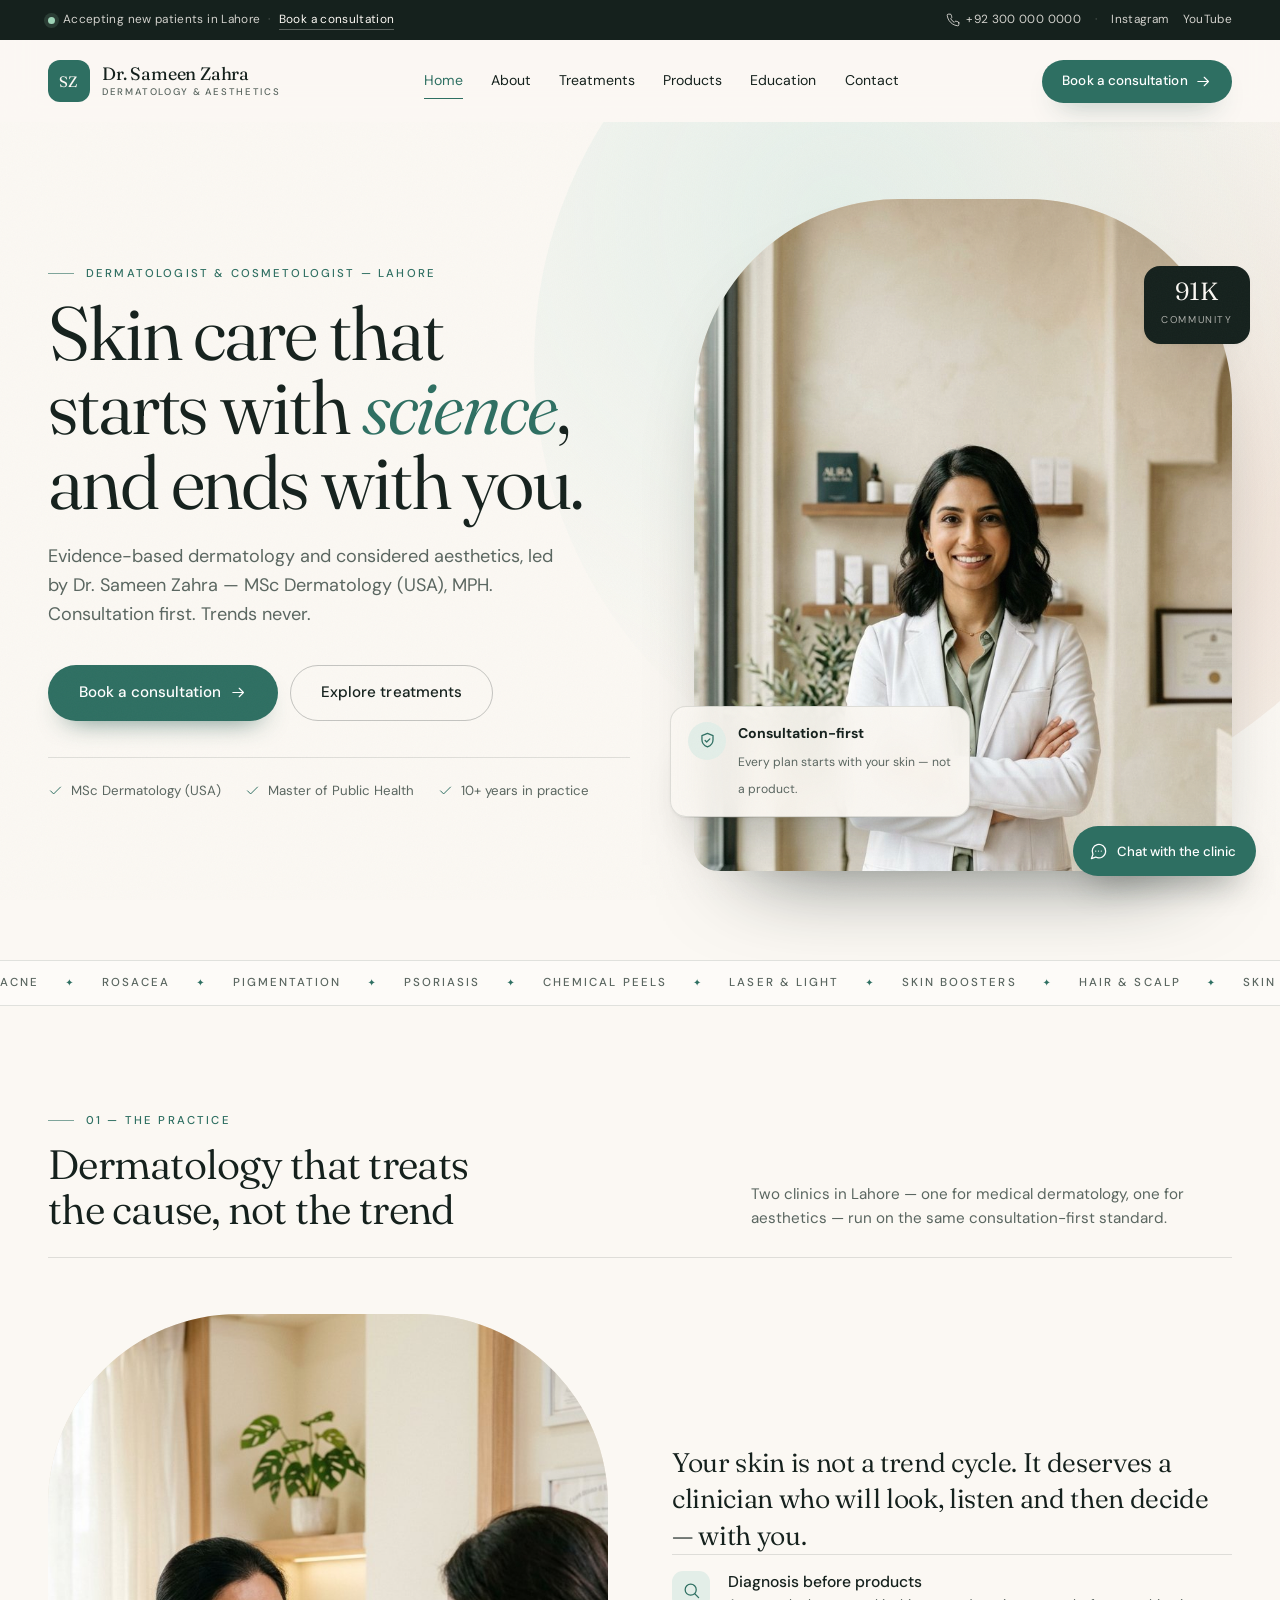
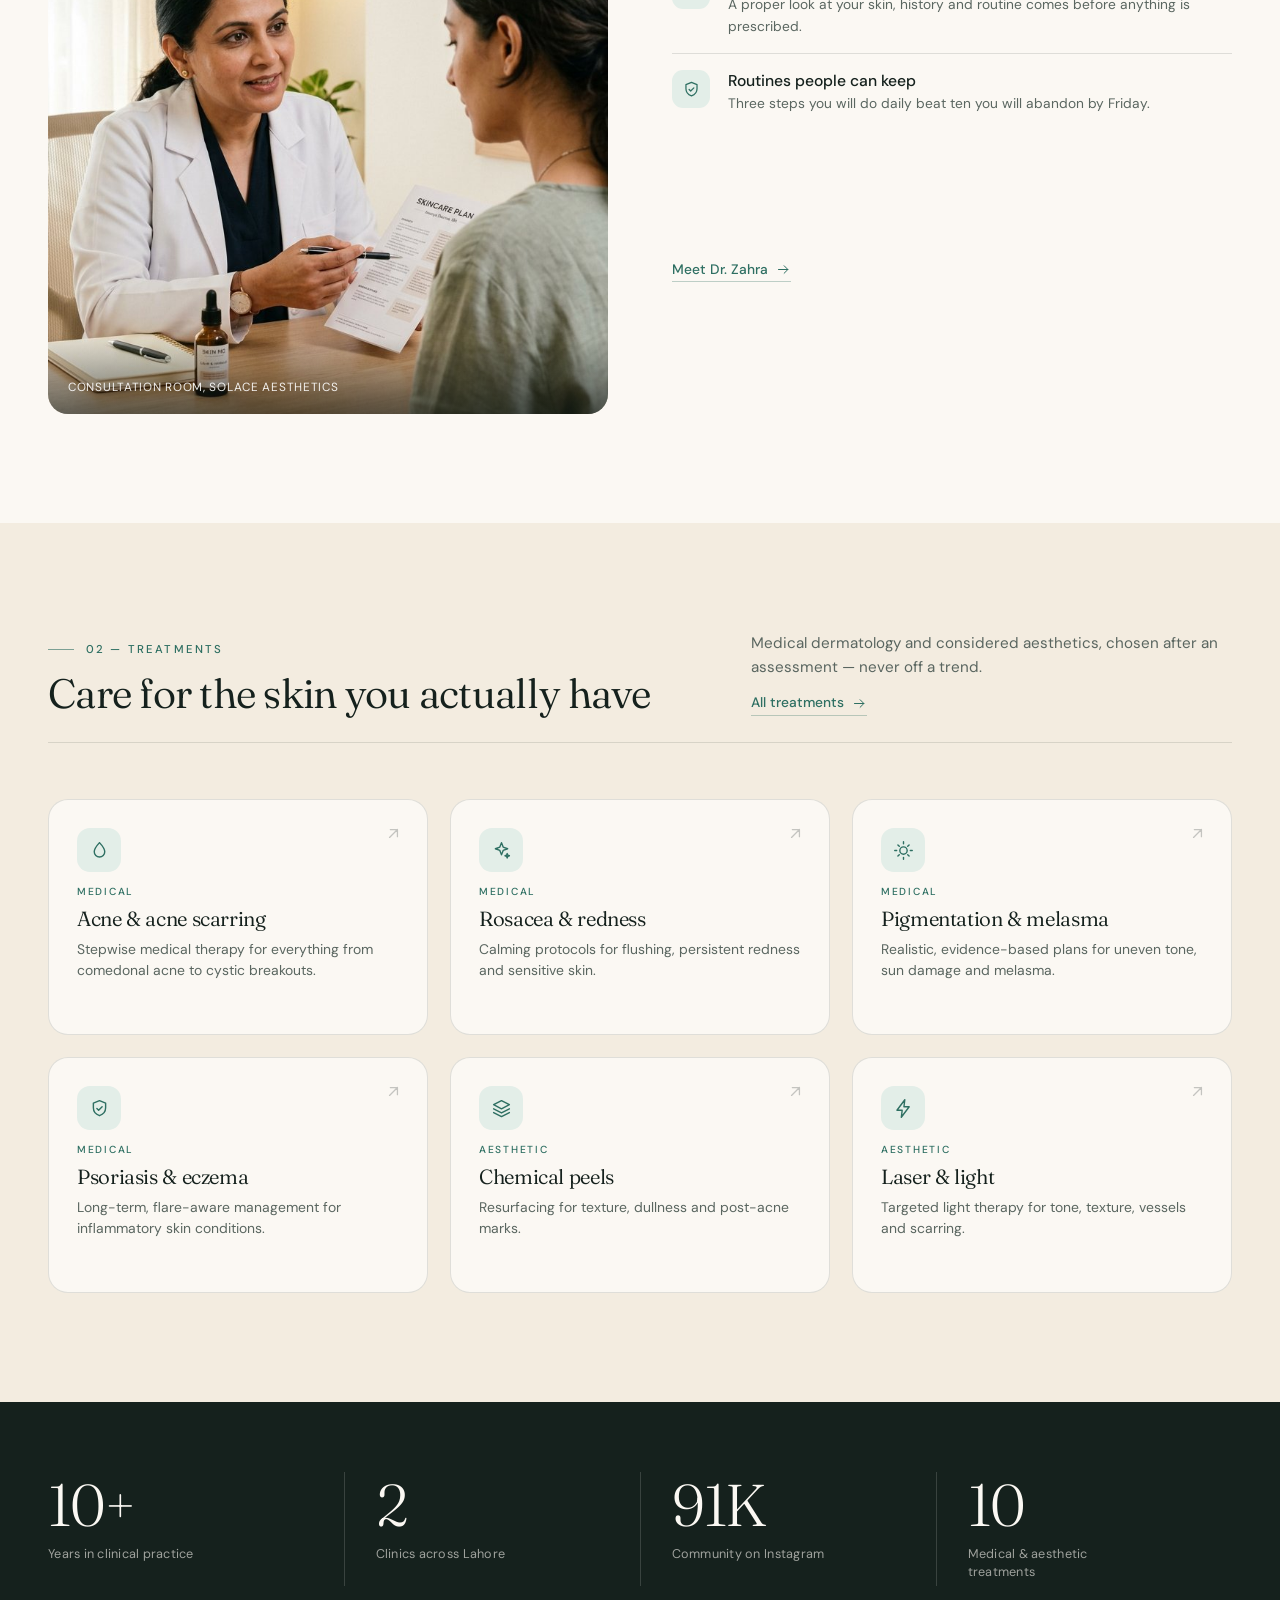
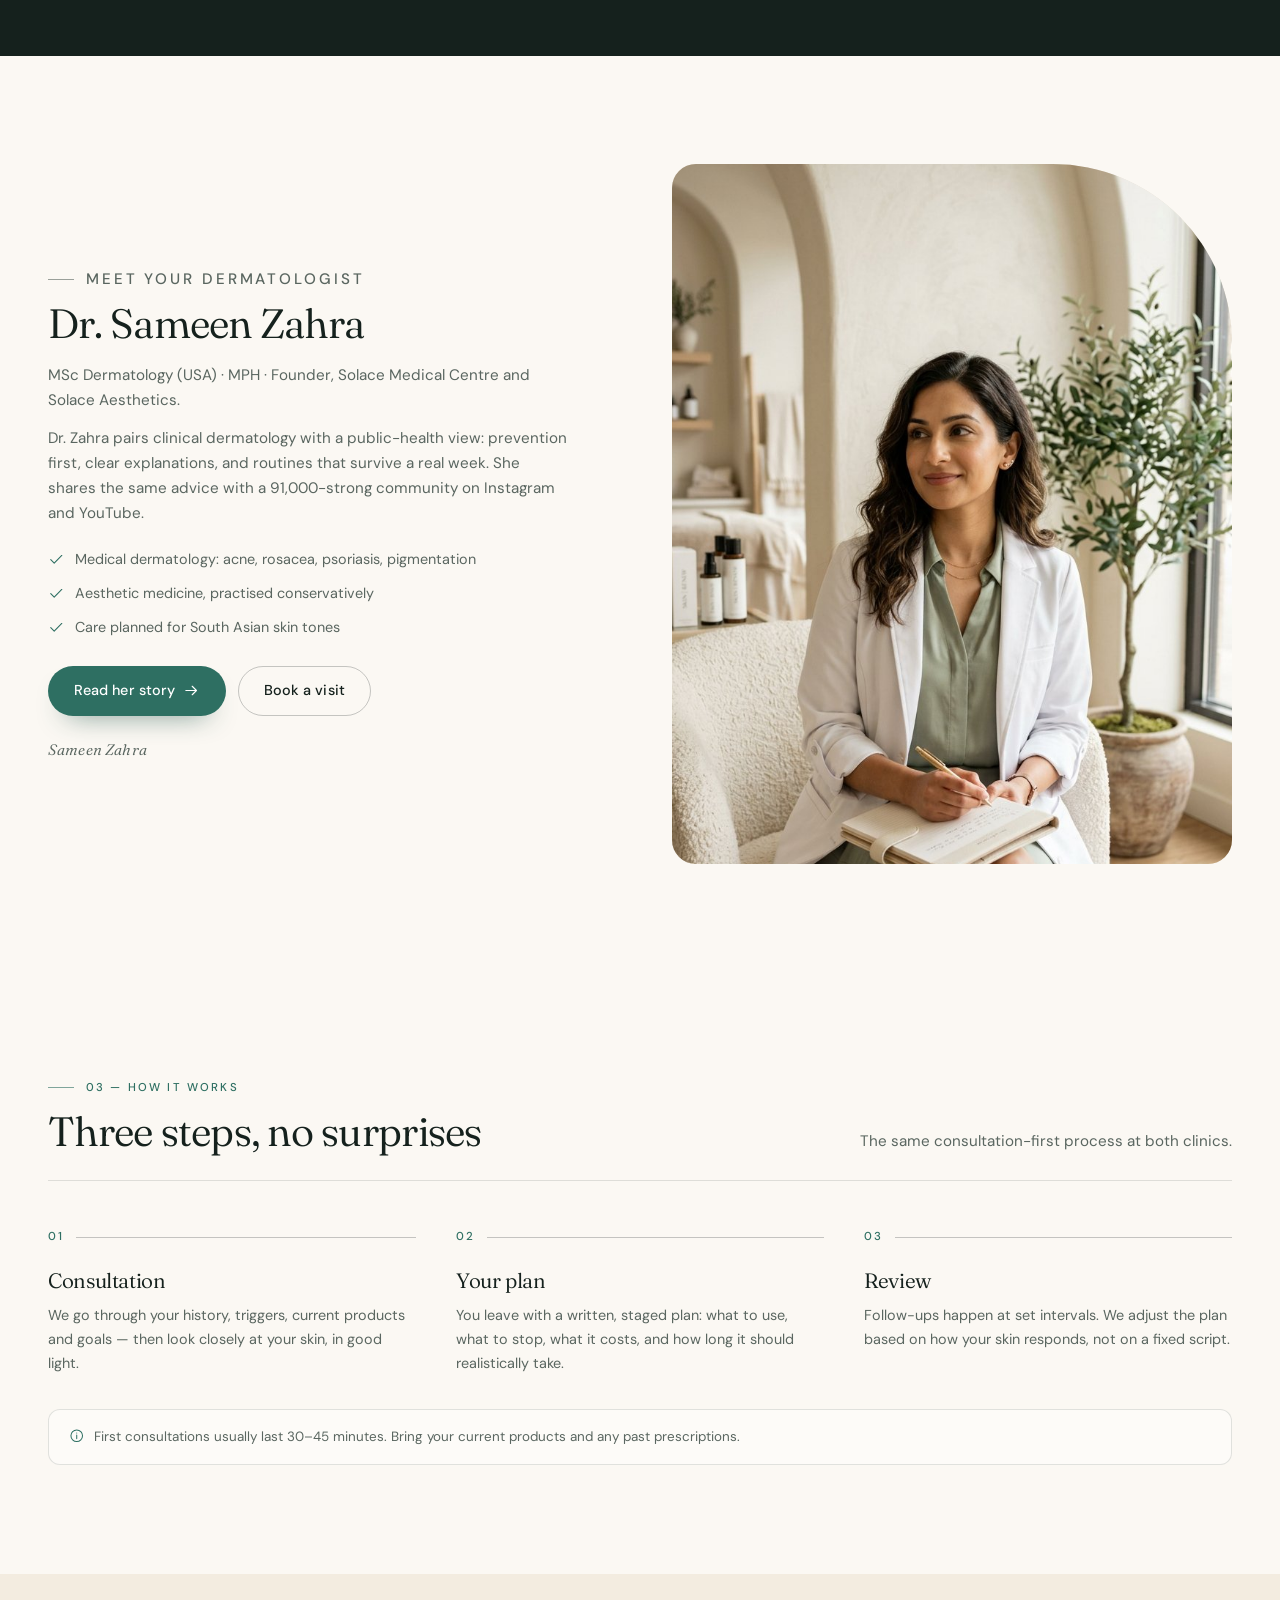
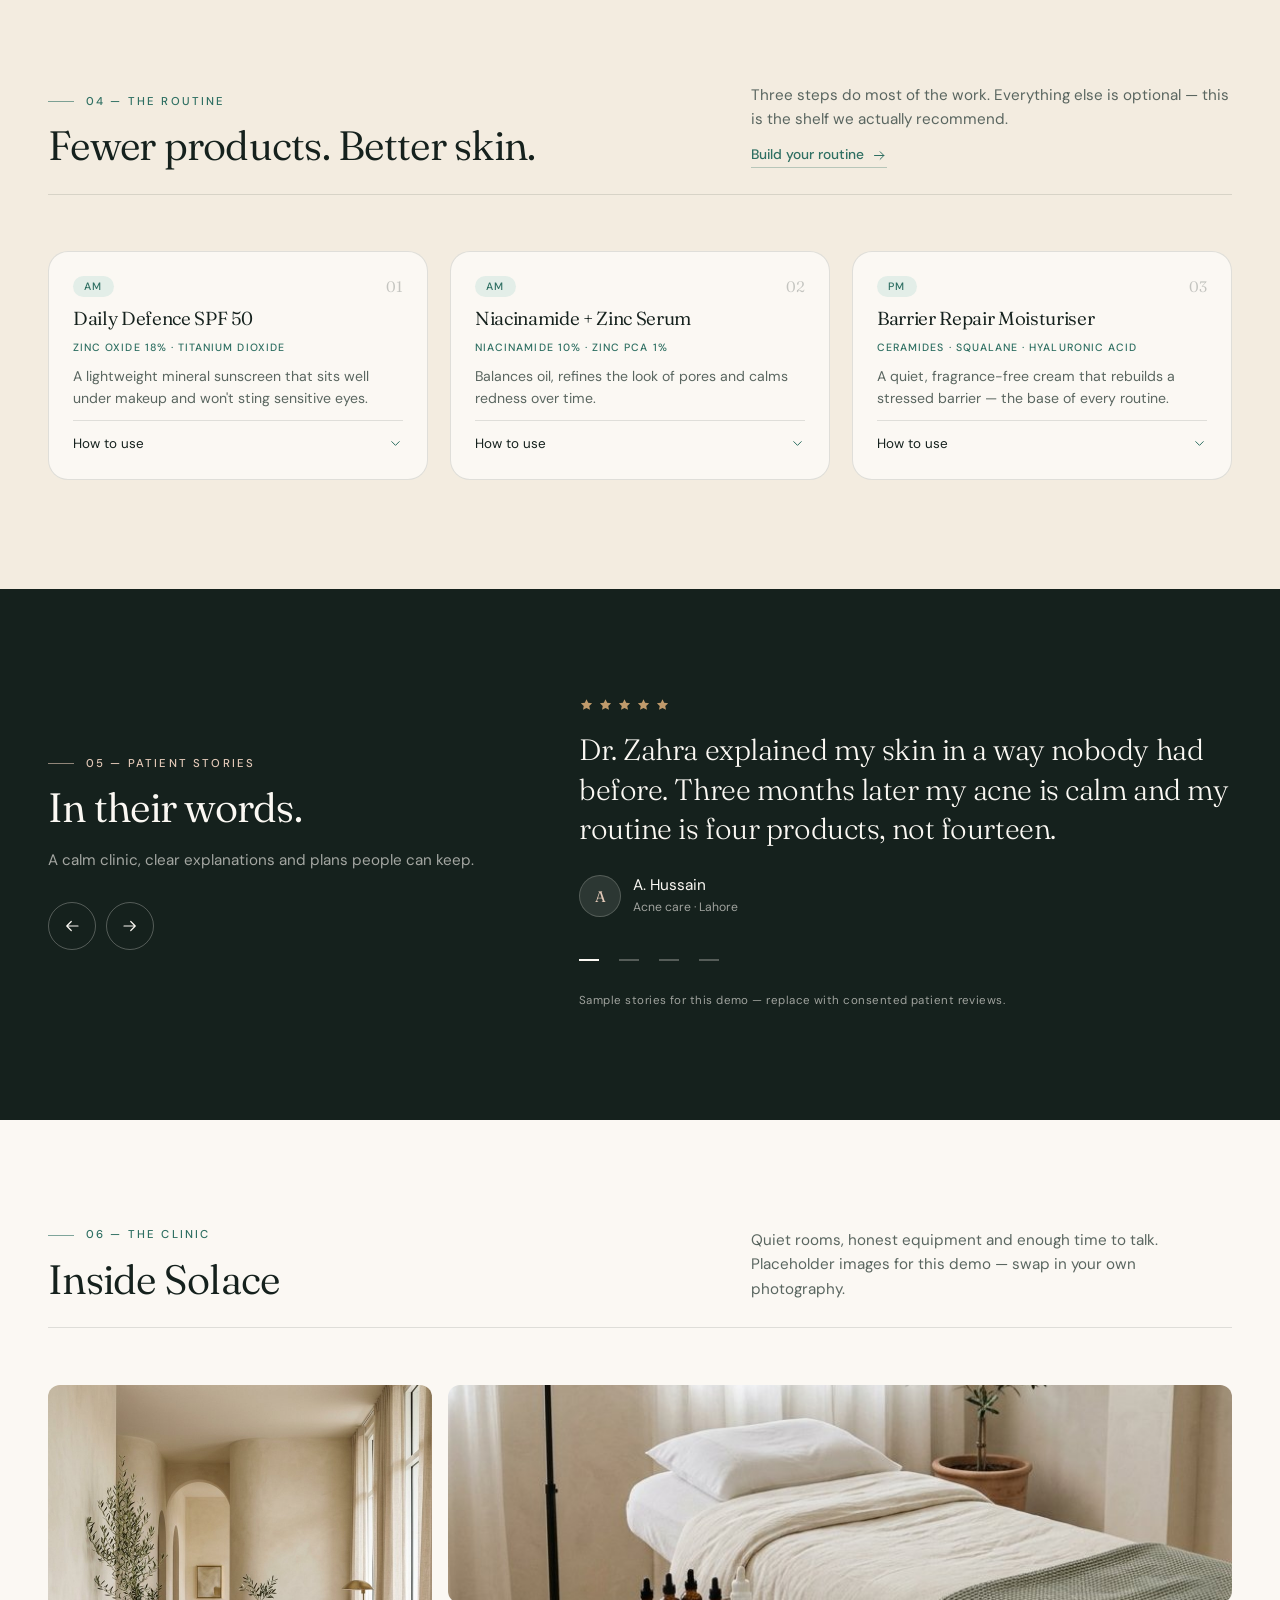
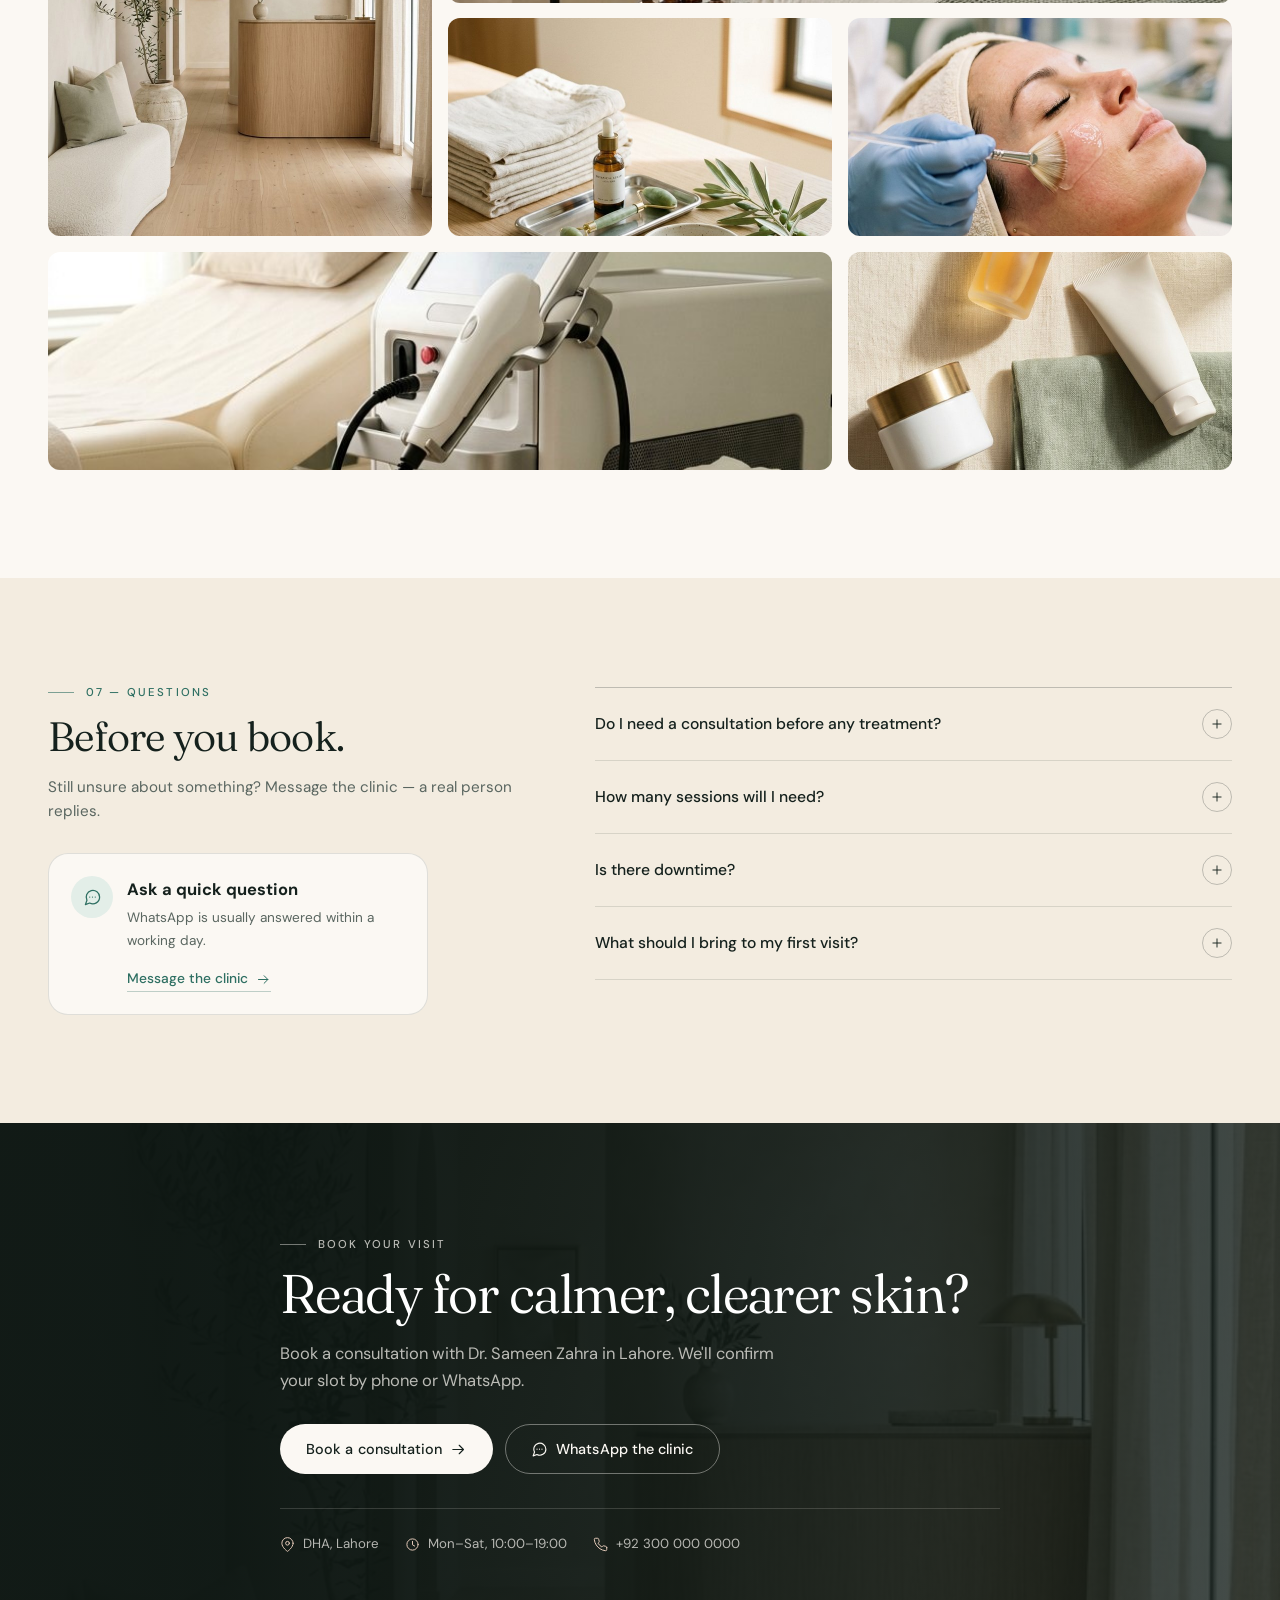
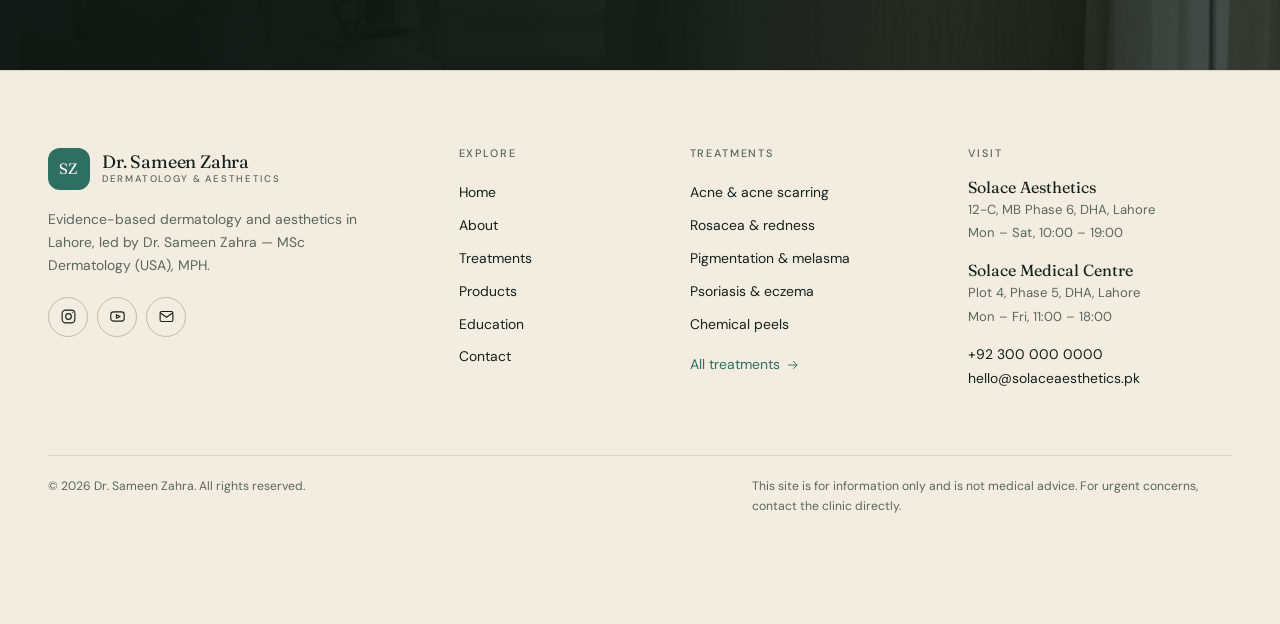
<file: index.html>
<!DOCTYPE html>
<html lang="en">
<head>
<meta charset="utf-8">
<meta name="viewport" content="width=device-width, initial-scale=1, viewport-fit=cover">
<title>Dermatologist & Cosmetologist in Lahore | Dr. Sameen Zahra</title>
<meta name="description" content="Evidence-based dermatology and aesthetics in Lahore with Dr. Sameen Zahra (MSc Dermatology, MPH). Acne, rosacea, pigmentation, peels and laser. Consultation first.">
<meta name="theme-color" content="#FBF8F3">
<meta name="color-scheme" content="light">
<link rel="canonical" href="https://waleedinfo077-sudo.github.io/Dr-zahra-demo-website-/">

<meta property="og:type" content="website">
<meta property="og:site_name" content="Dr. Sameen Zahra">
<meta property="og:locale" content="en_PK">
<meta property="og:title" content="Dermatologist & Cosmetologist in Lahore | Dr. Sameen Zahra">
<meta property="og:description" content="Evidence-based dermatology and aesthetics in Lahore with Dr. Sameen Zahra (MSc Dermatology, MPH). Acne, rosacea, pigmentation, peels and laser. Consultation first.">
<meta property="og:url" content="https://waleedinfo077-sudo.github.io/Dr-zahra-demo-website-/">
<meta property="og:image" content="https://waleedinfo077-sudo.github.io/Dr-zahra-demo-website-/assets/images/og-image.jpg">
<meta property="og:image:width" content="1200">
<meta property="og:image:height" content="630">
<meta property="og:image:alt" content="Dr. Sameen Zahra — dermatology and aesthetics in Lahore">
<meta name="twitter:card" content="summary_large_image">
<meta name="twitter:title" content="Dermatologist & Cosmetologist in Lahore | Dr. Sameen Zahra">
<meta name="twitter:description" content="Evidence-based dermatology and aesthetics in Lahore with Dr. Sameen Zahra (MSc Dermatology, MPH). Acne, rosacea, pigmentation, peels and laser. Consultation first.">
<meta name="twitter:image" content="https://waleedinfo077-sudo.github.io/Dr-zahra-demo-website-/assets/images/og-image.jpg">
<link rel="icon" href="assets/favicon.svg" type="image/svg+xml">
<link rel="apple-touch-icon" href="assets/favicon.svg">
<link rel="preconnect" href="https://fonts.googleapis.com">
<link rel="preconnect" href="https://fonts.gstatic.com" crossorigin>
<link rel="preload" as="image" href="assets/images/hero-portrait.jpg">
<link href="https://fonts.googleapis.com/css2?family=DM+Sans:ital,opsz,wght@0,9..40,300..600;1,9..40,400&family=Fraunces:ital,opsz,wght@0,9..144,300..600;1,9..144,300..500&display=swap" rel="stylesheet">
<link rel="stylesheet" href="css/style.css">
<script type="application/ld+json">{"@context": "https://schema.org", "@type": "Physician", "name": "Dr. Sameen Zahra", "description": "Dermatologist and cosmetologist in Lahore, Pakistan. Founder of Solace Medical Centre and Solace Aesthetics.", "medicalSpecialty": "Dermatology", "url": "https://waleedinfo077-sudo.github.io/Dr-zahra-demo-website-/", "image": "https://waleedinfo077-sudo.github.io/Dr-zahra-demo-website-/assets/images/hero-portrait.jpg", "telephone": "+923000000000", "email": "hello@solaceaesthetics.pk", "address": [{"@type": "PostalAddress", "streetAddress": "12-C, MB Phase 6, DHA, Lahore", "addressLocality": "Lahore", "addressCountry": "PK"}, {"@type": "PostalAddress", "streetAddress": "Plot 4, Phase 5, DHA, Lahore", "addressLocality": "Lahore", "addressCountry": "PK"}], "openingHoursSpecification": [{"@type": "OpeningHoursSpecification", "dayOfWeek": ["Monday", "Tuesday", "Wednesday", "Thursday", "Friday", "Saturday"], "opens": "10:00", "closes": "19:00"}], "sameAs": ["https://instagram.com/zarashahhussain", "https://youtube.com/@SolaceMedicalandAesthetics"]}</script>
</head>
<body data-page="index">
<svg class="sprite" aria-hidden="true" focusable="false" width="0" height="0"><symbol id="i-arrow-right" viewBox="0 0 24 24"><path d="M4 12h15M13 6l6 6-6 6"/></symbol><symbol id="i-arrow-up-right" viewBox="0 0 24 24"><path d="M7 17 17 7M8 7h9v9"/></symbol><symbol id="i-chevron-left" viewBox="0 0 24 24"><path d="m15 5-7 7 7 7"/></symbol><symbol id="i-chevron-right" viewBox="0 0 24 24"><path d="m9 5 7 7-7 7"/></symbol><symbol id="i-chevron-down" viewBox="0 0 24 24"><path d="m6 9 6 6 6-6"/></symbol><symbol id="i-check" viewBox="0 0 24 24"><path d="m4 12.5 5 5L20 6.5"/></symbol><symbol id="i-plus" viewBox="0 0 24 24"><path d="M12 5v14M5 12h14"/></symbol><symbol id="i-close" viewBox="0 0 24 24"><path d="M6 6l12 12M18 6 6 18"/></symbol><symbol id="i-phone" viewBox="0 0 24 24"><path d="M22 16.9v3a2 2 0 0 1-2.2 2 19.8 19.8 0 0 1-8.6-3.1 19.5 19.5 0 0 1-6-6A19.8 19.8 0 0 1 2.1 4.2 2 2 0 0 1 4.1 2h3a2 2 0 0 1 2 1.7c.1 1 .4 1.9.7 2.8a2 2 0 0 1-.5 2.1L8.1 9.9a16 16 0 0 0 6 6l1.3-1.3a2 2 0 0 1 2.1-.4c.9.3 1.8.6 2.8.7a2 2 0 0 1 1.7 2Z"/></symbol><symbol id="i-pin" viewBox="0 0 24 24"><path d="M21 10c0 7-9 13-9 13s-9-6-9-13a9 9 0 0 1 18 0Z"/><circle cx="12" cy="10" r="3"/></symbol><symbol id="i-clock" viewBox="0 0 24 24"><circle cx="12" cy="12" r="9"/><path d="M12 7v5.5l3.5 2"/></symbol><symbol id="i-mail" viewBox="0 0 24 24"><rect x="3" y="5" width="18" height="14" rx="2"/><path d="m3.5 7 8.5 6 8.5-6"/></symbol><symbol id="i-message" viewBox="0 0 24 24"><path d="M21 11.5a8.5 8.5 0 0 1-12.6 7.5L3 21l2-5.4A8.5 8.5 0 1 1 21 11.5Z"/><path d="M8.5 11.5h.01M12 11.5h.01M15.5 11.5h.01"/></symbol><symbol id="i-instagram" viewBox="0 0 24 24"><rect x="3" y="3" width="18" height="18" rx="5"/><circle cx="12" cy="12" r="4"/><path d="M17.5 6.5h.01"/></symbol><symbol id="i-youtube" viewBox="0 0 24 24"><rect x="2.5" y="5.5" width="19" height="13" rx="4"/><path d="m10.5 9.5 5 2.5-5 2.5Z"/></symbol><symbol id="i-star" viewBox="0 0 24 24"><path d="m12 3.5 2.7 5.7 6.3.8-4.6 4.4 1.2 6.1L12 17.6l-5.6 2.9 1.2-6.1L3 10l6.3-.8Z"/></symbol><symbol id="i-drop" viewBox="0 0 24 24"><path d="M12 3s6 6.5 6 10.5A6 6 0 0 1 6 13.5C6 9.5 12 3 12 3Z"/></symbol><symbol id="i-spark" viewBox="0 0 24 24"><path d="m12 3 1.9 5.1L19 10l-5.1 1.9L12 17l-1.9-5.1L5 10l5.1-1.9Z"/><path d="M18.5 15.5l.7 1.8 1.8.7-1.8.7-.7 1.8-.7-1.8-1.8-.7 1.8-.7Z"/></symbol><symbol id="i-sun" viewBox="0 0 24 24"><circle cx="12" cy="12" r="4.2"/><path d="M12 2v2.2M12 19.8V22M4.2 12H2M22 12h-2.2M5.6 5.6l1.6 1.6M16.8 16.8l1.6 1.6M18.4 5.6l-1.6 1.6M7.2 16.8l-1.6 1.6"/></symbol><symbol id="i-shield" viewBox="0 0 24 24"><path d="M12 3 5 5.8v5.4c0 4.4 2.9 7.5 7 9 4.1-1.5 7-4.6 7-9V5.8Z"/><path d="m9 12 2 2 4-4"/></symbol><symbol id="i-layers" viewBox="0 0 24 24"><path d="m12 3 9 4.7-9 4.7-9-4.7Z"/><path d="m3 12.4 9 4.7 9-4.7"/><path d="m3 16.6 9 4.7 9-4.7"/></symbol><symbol id="i-zap" viewBox="0 0 24 24"><path d="M13.5 2 4.5 14h6l-1 8 9-12h-6Z"/></symbol><symbol id="i-leaf" viewBox="0 0 24 24"><path d="M20.5 3.5S9 3.7 5.4 9.3A8.2 8.2 0 0 0 4 19.7c5 .4 10.2-1.6 13.2-6.7 2-3.4 3.3-9.5 3.3-9.5Z"/><path d="M4 20c2.8-5.2 6.2-7.6 11.5-9.7"/></symbol><symbol id="i-search" viewBox="0 0 24 24"><circle cx="11" cy="11" r="7"/><path d="m16.5 16.5 4.5 4.5"/></symbol><symbol id="i-heart" viewBox="0 0 24 24"><path d="M20.7 5.7a5.4 5.4 0 0 0-7.7 0l-1 1-1-1a5.4 5.4 0 0 0-7.7 7.7L12 21.5l8.7-8.1a5.4 5.4 0 0 0 0-7.7Z"/></symbol><symbol id="i-calendar" viewBox="0 0 24 24"><rect x="3.5" y="5" width="17" height="16" rx="2.5"/><path d="M8 3v4M16 3v4M3.5 10.5h17"/></symbol><symbol id="i-info" viewBox="0 0 24 24"><circle cx="12" cy="12" r="9"/><path d="M12 11v5.5M12 7.8h.01"/></symbol><symbol id="i-quote" viewBox="0 0 24 24"><path d="M9.5 6C6.4 7.6 5 10.2 5 13.4V18h6v-6H8.2c0-2 .8-3.5 2.5-4.6Z"/><path d="M19 6c-3.1 1.6-4.5 4.2-4.5 7.4V18h6v-6h-2.8c0-2 .8-3.5 2.5-4.6Z"/></symbol></svg>
<a class="skip-link" href="#main">Skip to content</a>
<div class="progress" aria-hidden="true"><span></span></div>
<header class="site-head" id="site-head">
  <div class="utility">
    <div class="shell utility-in">
      <p class="utility-note"><span class="pulse" aria-hidden="true"></span> Accepting new patients in Lahore <span class="utility-sep" aria-hidden="true">·</span> <a href="contact.html">Book a consultation</a></p>
      <div class="utility-meta">
        <a href="tel:+923000000000" class="utility-link"><svg class="ico" aria-hidden="true" focusable="false"><use href="#i-phone"/></svg><span>+92 300 000 0000</span></a>
        <span class="utility-sep" aria-hidden="true">·</span>
        <a href="https://instagram.com/zarashahhussain" class="utility-link" target="_blank" rel="noopener">Instagram</a>
        <a href="https://youtube.com/@SolaceMedicalandAesthetics" class="utility-link" target="_blank" rel="noopener">YouTube</a>
      </div>
    </div>
  </div>
  <div class="head">
    <div class="shell head-in">
      <a class="brand" href="index.html" aria-label="Dr. Sameen Zahra — home">
        <span class="brand-mark" aria-hidden="true">SZ</span>
        <span class="brand-text"><strong>Dr. Sameen Zahra</strong><small>Dermatology &amp; Aesthetics</small></span>
      </a>
      <nav class="nav" id="nav" aria-label="Primary"><a href="index.html" class="is-active" aria-current="page">Home</a><a href="about.html">About</a><a href="treatments.html">Treatments</a><a href="products.html">Products</a><a href="education.html">Education</a><a href="contact.html">Contact</a></nav>
      <div class="head-actions">
        <a class="btn btn--sm btn--primary" href="contact.html">Book a consultation <svg class="ico" aria-hidden="true" focusable="false"><use href="#i-arrow-right"/></svg></a>
        <button class="burger" type="button" aria-label="Open menu" aria-expanded="false" aria-controls="drawer">
          <span></span><span></span>
        </button>
      </div>
    </div>
  </div>
</header>
<div class="drawer" id="drawer" aria-hidden="true">
  <div class="drawer-top"><a class="brand brand--stack" href="index.html" aria-label="Dr. Sameen Zahra — home">
        <span class="brand-mark" aria-hidden="true">SZ</span>
        <span class="brand-text"><strong>Dr. Sameen Zahra</strong><small>Dermatology &amp; Aesthetics</small></span>
      </a>
    <button class="drawer-close" type="button" aria-label="Close menu"><svg class="ico" aria-hidden="true" focusable="false"><use href="#i-close"/></svg></button>
  </div>
  <nav class="drawer-nav" aria-label="Mobile"><a href="index.html" class="is-active"><span>Home</span><svg class="ico" aria-hidden="true" focusable="false"><use href="#i-arrow-up-right"/></svg></a><a href="about.html"><span>About</span><svg class="ico" aria-hidden="true" focusable="false"><use href="#i-arrow-up-right"/></svg></a><a href="treatments.html"><span>Treatments</span><svg class="ico" aria-hidden="true" focusable="false"><use href="#i-arrow-up-right"/></svg></a><a href="products.html"><span>Products</span><svg class="ico" aria-hidden="true" focusable="false"><use href="#i-arrow-up-right"/></svg></a><a href="education.html"><span>Education</span><svg class="ico" aria-hidden="true" focusable="false"><use href="#i-arrow-up-right"/></svg></a><a href="contact.html"><span>Contact</span><svg class="ico" aria-hidden="true" focusable="false"><use href="#i-arrow-up-right"/></svg></a></nav>
  <div class="drawer-foot">
    <a class="btn btn--primary" href="contact.html">Book a consultation <svg class="ico" aria-hidden="true" focusable="false"><use href="#i-arrow-right"/></svg></a>
    <a class="drawer-call" href="tel:+923000000000"><svg class="ico" aria-hidden="true" focusable="false"><use href="#i-phone"/></svg> +92 300 000 0000</a>
    <p>12-C, MB Phase 6, DHA, Lahore</p>
  </div>
</div>
<div class="scrim" id="scrim" hidden></div>
<main id="main">
<section class="hero-home">
  <div class="hero-glow" aria-hidden="true"></div>
  <div class="shell hero-grid">
    <div class="hero-copy">
      <p class="eyebrow"><span class="eyebrow-dash" aria-hidden="true"></span>Dermatologist &amp; cosmetologist — Lahore</p>
      <h1 class="display">Skin care that starts with <em>science</em>, and ends with you.</h1>
      <p class="lead">Evidence-based dermatology and considered aesthetics, led by Dr. Sameen Zahra — MSc Dermatology (USA), MPH. Consultation first. Trends never.</p>
      <div class="row hero-cta">
        <a class="btn btn--primary btn--lg" href="contact.html">Book a consultation <svg class="ico" aria-hidden="true" focusable="false"><use href="#i-arrow-right"/></svg></a>
        <a class="btn btn--ghost btn--lg" href="treatments.html">Explore treatments</a>
      </div>
      <ul class="hero-trust">
        <li><svg class="ico" aria-hidden="true" focusable="false"><use href="#i-check"/></svg> MSc Dermatology (USA)</li>
        <li><svg class="ico" aria-hidden="true" focusable="false"><use href="#i-check"/></svg> Master of Public Health</li>
        <li><svg class="ico" aria-hidden="true" focusable="false"><use href="#i-check"/></svg> 10+ years in practice</li>
      </ul>
    </div>
    <div class="hero-media reveal">
      <figure class="arch arch--hero">
        <img src="assets/images/hero-portrait.jpg" alt="Dr. Sameen Zahra, dermatologist, in her clinic in Lahore" width="768" height="1376" fetchpriority="high">
      </figure>
      <div class="float-card float-card--a">
        <span class="float-icon"><svg class="ico" aria-hidden="true" focusable="false"><use href="#i-shield"/></svg></span>
        <div><b>Consultation-first</b><span>Every plan starts with your skin — not a product.</span></div>
      </div>
      <div class="float-chip"><b>91K</b><span>community</span></div>
    </div>
  </div>
</section>
<div class="marquee" aria-hidden="true"><div class="marquee-track"><span class="marquee-item">Acne <i aria-hidden="true">&#10022;</i></span><span class="marquee-item">Rosacea <i aria-hidden="true">&#10022;</i></span><span class="marquee-item">Pigmentation <i aria-hidden="true">&#10022;</i></span><span class="marquee-item">Psoriasis <i aria-hidden="true">&#10022;</i></span><span class="marquee-item">Chemical peels <i aria-hidden="true">&#10022;</i></span><span class="marquee-item">Laser &amp; light <i aria-hidden="true">&#10022;</i></span><span class="marquee-item">Skin boosters <i aria-hidden="true">&#10022;</i></span><span class="marquee-item">Hair &amp; scalp <i aria-hidden="true">&#10022;</i></span><span class="marquee-item">Skin checks <i aria-hidden="true">&#10022;</i></span><span class="marquee-item">Acne <i aria-hidden="true">&#10022;</i></span><span class="marquee-item">Rosacea <i aria-hidden="true">&#10022;</i></span><span class="marquee-item">Pigmentation <i aria-hidden="true">&#10022;</i></span><span class="marquee-item">Psoriasis <i aria-hidden="true">&#10022;</i></span><span class="marquee-item">Chemical peels <i aria-hidden="true">&#10022;</i></span><span class="marquee-item">Laser &amp; light <i aria-hidden="true">&#10022;</i></span><span class="marquee-item">Skin boosters <i aria-hidden="true">&#10022;</i></span><span class="marquee-item">Hair &amp; scalp <i aria-hidden="true">&#10022;</i></span><span class="marquee-item">Skin checks <i aria-hidden="true">&#10022;</i></span></div></div>
<section class="section">
  <div class="shell">
    <div class="sec-head reveal">
      <div class="sec-head-main">
        <p class="eyebrow"><span class="eyebrow-dash" aria-hidden="true"></span>01 — The practice</p>
        <h2>Dermatology that treats the cause, not the trend</h2>
      </div>
      <div class="sec-head-side"><p class="sec-lead">Two clinics in Lahore — one for medical dermatology, one for aesthetics — run on the same consultation-first standard.</p></div>
    </div>
    <div class="split">
      <figure class="arch arch--split reveal">
        <img src="assets/images/about-consult.jpg" alt="Dr. Zahra talking a patient through a skincare plan" width="768" height="1376" loading="lazy" decoding="async">
        <figcaption>Consultation room, Solace Aesthetics</figcaption>
      </figure>
      <div class="split-copy">
        <p class="statement reveal">Your skin is not a trend cycle. It deserves a clinician who will look, listen and then decide — with you.</p>
        <ul class="principles"><li class="principle reveal">
          <span class="principle-icon"><svg class="ico" aria-hidden="true" focusable="false"><use href="#i-search"/></svg></span>
          <h3>Diagnosis before products</h3>
          <p>A proper look at your skin, history and routine comes before anything is prescribed.</p>
        </li><li class="principle reveal">
          <span class="principle-icon"><svg class="ico" aria-hidden="true" focusable="false"><use href="#i-shield"/></svg></span>
          <h3>Routines people can keep</h3>
          <p>Three steps you will do daily beat ten you will abandon by Friday.</p>
        </li><li class="principle reveal">
          <span class="principle-icon"><svg class="ico" aria-hidden="true" focusable="false"><use href="#i-clock"/></svg></span>
          <h3>Honest about timelines</h3>
          <p>Real results take weeks to months. You get a realistic plan, not a promise.</p>
        </li></ul>
        <a class="link-arrow reveal" href="about.html">Meet Dr. Zahra <svg class="ico" aria-hidden="true" focusable="false"><use href="#i-arrow-right"/></svg></a>
      </div>
    </div>
  </div>
</section>
<section class="section section--cream" id="treatments">
  <div class="shell">
    <div class="sec-head reveal">
      <div class="sec-head-main">
        <p class="eyebrow"><span class="eyebrow-dash" aria-hidden="true"></span>02 — Treatments</p>
        <h2>Care for the skin you actually have</h2>
      </div>
      <div class="sec-head-side"><p class="sec-lead">Medical dermatology and considered aesthetics, chosen after an assessment — never off a trend.</p><a class="link-arrow" href="treatments.html">All treatments <svg class="ico" aria-hidden="true" focusable="false"><use href="#i-arrow-right"/></svg></a></div>
    </div>
    <div class="tx-grid"><a class="tx-mini reveal" href="treatments.html">
          <span class="tx-icon"><svg class="ico" aria-hidden="true" focusable="false"><use href="#i-drop"/></svg></span>
          <span class="tx-tag">Medical</span>
          <h3>Acne & acne scarring</h3>
          <p>Stepwise medical therapy for everything from comedonal acne to cystic breakouts.</p>
          <span class="tx-go"><svg class="ico" aria-hidden="true" focusable="false"><use href="#i-arrow-up-right"/></svg></span>
        </a><a class="tx-mini reveal" href="treatments.html">
          <span class="tx-icon"><svg class="ico" aria-hidden="true" focusable="false"><use href="#i-spark"/></svg></span>
          <span class="tx-tag">Medical</span>
          <h3>Rosacea & redness</h3>
          <p>Calming protocols for flushing, persistent redness and sensitive skin.</p>
          <span class="tx-go"><svg class="ico" aria-hidden="true" focusable="false"><use href="#i-arrow-up-right"/></svg></span>
        </a><a class="tx-mini reveal" href="treatments.html">
          <span class="tx-icon"><svg class="ico" aria-hidden="true" focusable="false"><use href="#i-sun"/></svg></span>
          <span class="tx-tag">Medical</span>
          <h3>Pigmentation & melasma</h3>
          <p>Realistic, evidence-based plans for uneven tone, sun damage and melasma.</p>
          <span class="tx-go"><svg class="ico" aria-hidden="true" focusable="false"><use href="#i-arrow-up-right"/></svg></span>
        </a><a class="tx-mini reveal" href="treatments.html">
          <span class="tx-icon"><svg class="ico" aria-hidden="true" focusable="false"><use href="#i-shield"/></svg></span>
          <span class="tx-tag">Medical</span>
          <h3>Psoriasis & eczema</h3>
          <p>Long-term, flare-aware management for inflammatory skin conditions.</p>
          <span class="tx-go"><svg class="ico" aria-hidden="true" focusable="false"><use href="#i-arrow-up-right"/></svg></span>
        </a><a class="tx-mini reveal" href="treatments.html">
          <span class="tx-icon"><svg class="ico" aria-hidden="true" focusable="false"><use href="#i-layers"/></svg></span>
          <span class="tx-tag">Aesthetic</span>
          <h3>Chemical peels</h3>
          <p>Resurfacing for texture, dullness and post-acne marks.</p>
          <span class="tx-go"><svg class="ico" aria-hidden="true" focusable="false"><use href="#i-arrow-up-right"/></svg></span>
        </a><a class="tx-mini reveal" href="treatments.html">
          <span class="tx-icon"><svg class="ico" aria-hidden="true" focusable="false"><use href="#i-zap"/></svg></span>
          <span class="tx-tag">Aesthetic</span>
          <h3>Laser & light</h3>
          <p>Targeted light therapy for tone, texture, vessels and scarring.</p>
          <span class="tx-go"><svg class="ico" aria-hidden="true" focusable="false"><use href="#i-arrow-up-right"/></svg></span>
        </a></div>
  </div>
</section>
<section class="stat-band" aria-label="Practice at a glance">
  <div class="shell">
    <div class="stat-grid"><div class="stat reveal">
          <b data-count="10" data-suffix="+">10+</b>
          <span>Years in clinical practice</span>
        </div><div class="stat reveal">
          <b data-count="2" data-suffix="">2</b>
          <span>Clinics across Lahore</span>
        </div><div class="stat reveal">
          <b data-count="91" data-suffix="K">91K</b>
          <span>Community on Instagram</span>
        </div><div class="stat reveal">
          <b data-count="10" data-suffix="">10</b>
          <span>Medical & aesthetic treatments</span>
        </div></div>
  </div>
</section>
<section class="section">
  <div class="shell split split--rev">
    <figure class="arch arch--doctor reveal">
      <img src="assets/images/about-seated.jpg" alt="Dr. Sameen Zahra seated in the clinic" width="768" height="1376" loading="lazy" decoding="async">
    </figure>
    <div class="split-copy">
      <p class="eyebrow"><span class="eyebrow-dash" aria-hidden="true"></span>Meet your dermatologist</p>
      <h2>Dr. Sameen Zahra</h2>
      <p class="lead">MSc Dermatology (USA) · MPH · Founder, Solace Medical Centre and Solace Aesthetics.</p>
      <p>Dr. Zahra pairs clinical dermatology with a public-health view: prevention first, clear explanations, and routines that survive a real week. She shares the same advice with a 91,000-strong community on Instagram and YouTube.</p>
      <ul class="cred-list">
        <li><svg class="ico" aria-hidden="true" focusable="false"><use href="#i-check"/></svg> Medical dermatology: acne, rosacea, psoriasis, pigmentation</li>
        <li><svg class="ico" aria-hidden="true" focusable="false"><use href="#i-check"/></svg> Aesthetic medicine, practised conservatively</li>
        <li><svg class="ico" aria-hidden="true" focusable="false"><use href="#i-check"/></svg> Care planned for South Asian skin tones</li>
      </ul>
      <div class="row">
        <a class="btn btn--primary" href="about.html">Read her story <svg class="ico" aria-hidden="true" focusable="false"><use href="#i-arrow-right"/></svg></a>
        <a class="btn btn--ghost" href="contact.html">Book a visit</a>
      </div>
      <p class="signature" aria-hidden="true">Sameen Zahra</p>
    </div>
  </div>
</section>
<section class="section" id="how-it-works">
  <div class="shell">
    <div class="sec-head reveal">
      <div class="sec-head-main">
        <p class="eyebrow"><span class="eyebrow-dash" aria-hidden="true"></span>03 — How it works</p>
        <h2>Three steps, no surprises</h2>
      </div>
      <div class="sec-head-side"><p class="sec-lead">The same consultation-first process at both clinics.</p></div>
    </div>
    <ol class="steps"><li class="step reveal">
          <span class="step-num">01</span>
          <h3>Consultation</h3>
          <p>We go through your history, triggers, current products and goals — then look closely at your skin, in good light.</p>
        </li><li class="step reveal">
          <span class="step-num">02</span>
          <h3>Your plan</h3>
          <p>You leave with a written, staged plan: what to use, what to stop, what it costs, and how long it should realistically take.</p>
        </li><li class="step reveal">
          <span class="step-num">03</span>
          <h3>Review</h3>
          <p>Follow-ups happen at set intervals. We adjust the plan based on how your skin responds, not on a fixed script.</p>
        </li></ol>
    <p class="steps-note reveal"><svg class="ico" aria-hidden="true" focusable="false"><use href="#i-info"/></svg> First consultations usually last 30–45 minutes. Bring your current products and any past prescriptions.</p>
  </div>
</section>
<section class="section section--cream" id="products">
  <div class="shell">
    <div class="sec-head reveal">
      <div class="sec-head-main">
        <p class="eyebrow"><span class="eyebrow-dash" aria-hidden="true"></span>04 — The routine</p>
        <h2>Fewer products. Better skin.</h2>
      </div>
      <div class="sec-head-side"><p class="sec-lead">Three steps do most of the work. Everything else is optional — this is the shelf we actually recommend.</p><a class="link-arrow" href="products.html">Build your routine <svg class="ico" aria-hidden="true" focusable="false"><use href="#i-arrow-right"/></svg></a></div>
    </div>
    <div class="prod-grid prod-grid--3"><article class="prod-card reveal" data-time="AM">
      <div class="prod-top"><span class="pill">AM</span><span class="prod-num">01</span></div>
      <h3>Daily Defence SPF 50</h3>
      <p class="prod-actives">Zinc oxide 18% · Titanium dioxide</p>
      <p class="prod-desc">A lightweight mineral sunscreen that sits well under makeup and won't sting sensitive eyes.</p>
      <details class="prod-use"><summary>How to use <svg class="ico" aria-hidden="true" focusable="false"><use href="#i-chevron-down"/></svg></summary><p>Every morning, two finger-lengths for the face and neck. Reapply every 2–3 hours outdoors.</p></details>
    </article><article class="prod-card reveal" data-time="AM">
      <div class="prod-top"><span class="pill">AM</span><span class="prod-num">02</span></div>
      <h3>Niacinamide + Zinc Serum</h3>
      <p class="prod-actives">Niacinamide 10% · Zinc PCA 1%</p>
      <p class="prod-desc">Balances oil, refines the look of pores and calms redness over time.</p>
      <details class="prod-use"><summary>How to use <svg class="ico" aria-hidden="true" focusable="false"><use href="#i-chevron-down"/></svg></summary><p>3–4 drops on clean skin before moisturiser. Introduce slowly if your skin is reactive.</p></details>
    </article><article class="prod-card reveal" data-time="PM">
      <div class="prod-top"><span class="pill">PM</span><span class="prod-num">03</span></div>
      <h3>Barrier Repair Moisturiser</h3>
      <p class="prod-actives">Ceramides · Squalane · Hyaluronic acid</p>
      <p class="prod-desc">A quiet, fragrance-free cream that rebuilds a stressed barrier — the base of every routine.</p>
      <details class="prod-use"><summary>How to use <svg class="ico" aria-hidden="true" focusable="false"><use href="#i-chevron-down"/></svg></summary><p>Morning and evening, on slightly damp skin. Layer over serums, under SPF.</p></details>
    </article></div>
  </div>
</section>
<section class="section section--ink" id="stories">
  <div class="shell stories-grid">
    <div class="stories-copy reveal">
      <p class="eyebrow eyebrow--light"><span class="eyebrow-dash" aria-hidden="true"></span>05 — Patient stories</p>
      <h2>In their words.</h2>
      <p class="sec-lead">A calm clinic, clear explanations and plans people can keep.</p>
      <div class="slider-controls">
        <button class="round-btn" type="button" data-slide="prev" aria-label="Previous story"><svg class="ico" aria-hidden="true" focusable="false"><use href="#i-arrow-right"/></svg></button>
        <button class="round-btn" type="button" data-slide="next" aria-label="Next story"><svg class="ico" aria-hidden="true" focusable="false"><use href="#i-arrow-right"/></svg></button>
      </div>
    </div>
    <div class="slider reveal" data-slider>
      <div class="slider-track"><figure class="slide" role="group" aria-roledescription="slide" aria-label="1 of 4">
          <span class="stars" aria-label="Five out of five"><svg class="ico" aria-hidden="true" focusable="false"><use href="#i-star"/></svg><svg class="ico" aria-hidden="true" focusable="false"><use href="#i-star"/></svg><svg class="ico" aria-hidden="true" focusable="false"><use href="#i-star"/></svg><svg class="ico" aria-hidden="true" focusable="false"><use href="#i-star"/></svg><svg class="ico" aria-hidden="true" focusable="false"><use href="#i-star"/></svg></span>
          <blockquote>Dr. Zahra explained my skin in a way nobody had before. Three months later my acne is calm and my routine is four products, not fourteen.</blockquote>
          <figcaption><span class="avatar" aria-hidden="true">A</span><span><b>A. Hussain</b><small>Acne care · Lahore</small></span></figcaption>
        </figure><figure class="slide" role="group" aria-roledescription="slide" aria-label="2 of 4">
          <span class="stars" aria-label="Five out of five"><svg class="ico" aria-hidden="true" focusable="false"><use href="#i-star"/></svg><svg class="ico" aria-hidden="true" focusable="false"><use href="#i-star"/></svg><svg class="ico" aria-hidden="true" focusable="false"><use href="#i-star"/></svg><svg class="ico" aria-hidden="true" focusable="false"><use href="#i-star"/></svg><svg class="ico" aria-hidden="true" focusable="false"><use href="#i-star"/></svg></span>
          <blockquote>I have had rosacea for years and finally understand my triggers. The plan was clear, the follow-up was kind, and nothing was upsold.</blockquote>
          <figcaption><span class="avatar" aria-hidden="true">S</span><span><b>S. Malik</b><small>Rosacea · Lahore</small></span></figcaption>
        </figure><figure class="slide" role="group" aria-roledescription="slide" aria-label="3 of 4">
          <span class="stars" aria-label="Five out of five"><svg class="ico" aria-hidden="true" focusable="false"><use href="#i-star"/></svg><svg class="ico" aria-hidden="true" focusable="false"><use href="#i-star"/></svg><svg class="ico" aria-hidden="true" focusable="false"><use href="#i-star"/></svg><svg class="ico" aria-hidden="true" focusable="false"><use href="#i-star"/></svg><svg class="ico" aria-hidden="true" focusable="false"><use href="#i-star"/></svg></span>
          <blockquote>Honest advice and no pressure to buy extras. My melasma is slower to shift than I hoped, but for the first time it is actually moving.</blockquote>
          <figcaption><span class="avatar" aria-hidden="true">R</span><span><b>R. Khan</b><small>Pigmentation · Lahore</small></span></figcaption>
        </figure><figure class="slide" role="group" aria-roledescription="slide" aria-label="4 of 4">
          <span class="stars" aria-label="Five out of five"><svg class="ico" aria-hidden="true" focusable="false"><use href="#i-star"/></svg><svg class="ico" aria-hidden="true" focusable="false"><use href="#i-star"/></svg><svg class="ico" aria-hidden="true" focusable="false"><use href="#i-star"/></svg><svg class="ico" aria-hidden="true" focusable="false"><use href="#i-star"/></svg><svg class="ico" aria-hidden="true" focusable="false"><use href="#i-star"/></svg></span>
          <blockquote>She spent twenty minutes with my daughter explaining why the routine matters. That conversation did more than any prescription.</blockquote>
          <figcaption><span class="avatar" aria-hidden="true">F</span><span><b>F. Iqbal</b><small>Teen skin · Lahore</small></span></figcaption>
        </figure></div>
      <div class="slider-dots"><button type="button" aria-label="Show story 1" class="is-active"></button><button type="button" aria-label="Show story 2"></button><button type="button" aria-label="Show story 3"></button><button type="button" aria-label="Show story 4"></button></div>
      <p class="slider-note">Sample stories for this demo — replace with consented patient reviews.</p>
    </div>
  </div>
</section>
<section class="section" id="clinic">
  <div class="shell">
    <div class="sec-head reveal">
      <div class="sec-head-main">
        <p class="eyebrow"><span class="eyebrow-dash" aria-hidden="true"></span>06 — The clinic</p>
        <h2>Inside Solace</h2>
      </div>
      <div class="sec-head-side"><p class="sec-lead">Quiet rooms, honest equipment and enough time to talk. Placeholder images for this demo — swap in your own photography.</p></div>
    </div>
    <div class="gallery"><figure class="g-item reveal">
          <a href="assets/images/clinic-reception.jpg" data-lightbox data-caption="The reception at Solace Aesthetics — warm plaster, oak and soft light." aria-label="View larger: The reception at Solace Aesthetics — warm plaster, oak and soft light.">
            <img src="assets/images/clinic-reception.jpg" alt="The reception at Solace Aesthetics — warm plaster, oak and soft light." width="768" height="1376" loading="lazy" decoding="async">
            <span class="g-plus" aria-hidden="true"><svg class="ico" aria-hidden="true" focusable="false"><use href="#i-plus"/></svg></span>
          </a>
        </figure><figure class="g-item reveal wide">
          <a href="assets/images/clinic-room.jpg" data-lightbox data-caption="A treatment room, set up for a consultation and peel." aria-label="View larger: A treatment room, set up for a consultation and peel.">
            <img src="assets/images/clinic-room.jpg" alt="A treatment room, set up for a consultation and peel." width="768" height="1376" loading="lazy" decoding="async">
            <span class="g-plus" aria-hidden="true"><svg class="ico" aria-hidden="true" focusable="false"><use href="#i-plus"/></svg></span>
          </a>
        </figure><figure class="g-item reveal">
          <a href="assets/images/clinic-detail.jpg" data-lightbox data-caption="Linen, glass and steel — the quiet details of the clinic." aria-label="View larger: Linen, glass and steel — the quiet details of the clinic.">
            <img src="assets/images/clinic-detail.jpg" alt="Linen, glass and steel — the quiet details of the clinic." width="768" height="1376" loading="lazy" decoding="async">
            <span class="g-plus" aria-hidden="true"><svg class="ico" aria-hidden="true" focusable="false"><use href="#i-plus"/></svg></span>
          </a>
        </figure><figure class="g-item reveal wide">
          <a href="assets/images/treatment-facial.jpg" data-lightbox data-caption="A gentle peel applied by hand, in clinic." aria-label="View larger: A gentle peel applied by hand, in clinic.">
            <img src="assets/images/treatment-facial.jpg" alt="A gentle peel applied by hand, in clinic." width="768" height="1376" loading="lazy" decoding="async">
            <span class="g-plus" aria-hidden="true"><svg class="ico" aria-hidden="true" focusable="false"><use href="#i-plus"/></svg></span>
          </a>
        </figure><figure class="g-item reveal">
          <a href="assets/images/treatment-laser.jpg" data-lightbox data-caption="Laser equipment, maintained and calibrated in-house." aria-label="View larger: Laser equipment, maintained and calibrated in-house.">
            <img src="assets/images/treatment-laser.jpg" alt="Laser equipment, maintained and calibrated in-house." width="768" height="1376" loading="lazy" decoding="async">
            <span class="g-plus" aria-hidden="true"><svg class="ico" aria-hidden="true" focusable="false"><use href="#i-plus"/></svg></span>
          </a>
        </figure><figure class="g-item reveal">
          <a href="assets/images/products-flatlay.jpg" data-lightbox data-caption="The shelf: sunscreen, a barrier cream and a single active." aria-label="View larger: The shelf: sunscreen, a barrier cream and a single active.">
            <img src="assets/images/products-flatlay.jpg" alt="The shelf: sunscreen, a barrier cream and a single active." width="768" height="1376" loading="lazy" decoding="async">
            <span class="g-plus" aria-hidden="true"><svg class="ico" aria-hidden="true" focusable="false"><use href="#i-plus"/></svg></span>
          </a>
        </figure></div>
  </div>
</section>
<section class="section section--cream" id="faq">
  <div class="shell faq-grid">
    <div class="reveal">
      <p class="eyebrow"><span class="eyebrow-dash" aria-hidden="true"></span>07 — Questions</p>
      <h2>Before you book.</h2>
      <p class="sec-lead">Still unsure about something? Message the clinic — a real person replies.</p>
      <div class="help-card">
        <span class="help-icon"><svg class="ico" aria-hidden="true" focusable="false"><use href="#i-message"/></svg></span>
        <div>
          <b>Ask a quick question</b>
          <p>WhatsApp is usually answered within a working day.</p>
          <a class="link-arrow" href="https://wa.me/923000000000" data-wa target="_blank" rel="noopener">Message the clinic <svg class="ico" aria-hidden="true" focusable="false"><use href="#i-arrow-right"/></svg></a>
        </div>
      </div>
    </div>
    <div class="faq-list"><details class="faq-item reveal">
          <summary class="faq-q"><span>Do I need a consultation before any treatment?</span><span class="faq-icon" aria-hidden="true"><svg class="ico" aria-hidden="true" focusable="false"><use href="#i-plus"/></svg></span></summary>
          <div class="faq-a"><p>Yes. Every plan starts with an assessment of your skin, history and goals. It protects you from treatments that won't help and lets us set honest expectations.</p></div>
        </details><details class="faq-item reveal">
          <summary class="faq-q"><span>How many sessions will I need?</span><span class="faq-icon" aria-hidden="true"><svg class="ico" aria-hidden="true" focusable="false"><use href="#i-plus"/></svg></span></summary>
          <div class="faq-a"><p>It depends on the treatment, your skin and how it responds. You'll leave the consultation with an estimated number of sessions and the total cost before you commit.</p></div>
        </details><details class="faq-item reveal">
          <summary class="faq-q"><span>Is there downtime?</span><span class="faq-icon" aria-hidden="true"><svg class="ico" aria-hidden="true" focusable="false"><use href="#i-plus"/></svg></span></summary>
          <div class="faq-a"><p>Some treatments cause mild redness, tightness or flaking for a few days. Your clinician will tell you exactly what to expect and how to care for your skin afterwards.</p></div>
        </details><details class="faq-item reveal">
          <summary class="faq-q"><span>What should I bring to my first visit?</span><span class="faq-icon" aria-hidden="true"><svg class="ico" aria-hidden="true" focusable="false"><use href="#i-plus"/></svg></span></summary>
          <div class="faq-a"><p>Your current products, a list of any medication or supplements, and any previous prescriptions or test results. Photos of past flares are genuinely useful.</p></div>
        </details></div>
  </div>
</section>
<section class="cta-band">
  <img class="cta-bg" src="assets/images/clinic-reception.jpg" alt="" aria-hidden="true" loading="lazy">
  <div class="shell cta-in reveal">
    <p class="eyebrow eyebrow--light"><span class="eyebrow-dash" aria-hidden="true"></span>Book your visit</p>
    <h2 class="display">Ready for calmer, clearer skin?</h2>
    <p>Book a consultation with Dr. Sameen Zahra in Lahore. We'll confirm your slot by phone or WhatsApp.</p>
    <div class="row">
      <a class="btn btn--light" href="contact.html">Book a consultation <svg class="ico" aria-hidden="true" focusable="false"><use href="#i-arrow-right"/></svg></a>
      <a class="btn btn--ghost-light" href="https://wa.me/923000000000" data-wa target="_blank" rel="noopener"><svg class="ico" aria-hidden="true" focusable="false"><use href="#i-message"/></svg> WhatsApp the clinic</a>
    </div>
    <ul class="cta-meta">
      <li><svg class="ico" aria-hidden="true" focusable="false"><use href="#i-pin"/></svg> DHA, Lahore</li>
      <li><svg class="ico" aria-hidden="true" focusable="false"><use href="#i-clock"/></svg> Mon–Sat, 10:00–19:00</li>
      <li><svg class="ico" aria-hidden="true" focusable="false"><use href="#i-phone"/></svg> +92 300 000 0000</li>
    </ul>
  </div>
</section>
</main>
<footer class="site-foot">
  <div class="shell foot-grid">
    <div class="foot-brand">
      <a class="brand brand--foot" href="index.html" aria-label="Dr. Sameen Zahra — home">
        <span class="brand-mark" aria-hidden="true">SZ</span>
        <span class="brand-text"><strong>Dr. Sameen Zahra</strong><small>Dermatology &amp; Aesthetics</small></span>
      </a>
      <p>Evidence-based dermatology and aesthetics in Lahore, led by Dr. Sameen Zahra — MSc Dermatology (USA), MPH.</p>
      <div class="foot-social">
        <a href="https://instagram.com/zarashahhussain" target="_blank" rel="noopener" aria-label="Instagram"><svg class="ico" aria-hidden="true" focusable="false"><use href="#i-instagram"/></svg></a>
        <a href="https://youtube.com/@SolaceMedicalandAesthetics" target="_blank" rel="noopener" aria-label="YouTube"><svg class="ico" aria-hidden="true" focusable="false"><use href="#i-youtube"/></svg></a>
        <a href="mailto:hello@solaceaesthetics.pk" aria-label="Email"><svg class="ico" aria-hidden="true" focusable="false"><use href="#i-mail"/></svg></a>
      </div>
    </div>
    <nav class="foot-col" aria-label="Explore">
      <h2 class="foot-title">Explore</h2>
      <a href="index.html">Home</a><a href="about.html">About</a><a href="treatments.html">Treatments</a><a href="products.html">Products</a><a href="education.html">Education</a><a href="contact.html">Contact</a>
    </nav>
    <nav class="foot-col" aria-label="Treatments">
      <h2 class="foot-title">Treatments</h2>
      <a href="treatments.html">Acne & acne scarring</a><a href="treatments.html">Rosacea & redness</a><a href="treatments.html">Pigmentation & melasma</a><a href="treatments.html">Psoriasis & eczema</a><a href="treatments.html">Chemical peels</a>
      <a href="treatments.html" class="foot-more">All treatments <svg class="ico" aria-hidden="true" focusable="false"><use href="#i-arrow-right"/></svg></a>
    </nav>
    <div class="foot-col foot-col--visit">
      <h2 class="foot-title">Visit</h2>
      <div class="foot-clinic"><b>Solace Aesthetics</b><span>12-C, MB Phase 6, DHA, Lahore</span><span>Mon – Sat, 10:00 – 19:00</span></div><div class="foot-clinic"><b>Solace Medical Centre</b><span>Plot 4, Phase 5, DHA, Lahore</span><span>Mon – Fri, 11:00 – 18:00</span></div>
      <p class="foot-contact"><a href="tel:+923000000000">+92 300 000 0000</a><br><a href="mailto:hello@solaceaesthetics.pk">hello@solaceaesthetics.pk</a></p>
    </div>
  </div>
  <div class="shell foot-bottom">
    <p>&copy; 2026 Dr. Sameen Zahra. All rights reserved.</p>
    <p class="foot-disc">This site is for information only and is not medical advice. For urgent concerns, contact the clinic directly.</p>
  </div>
</footer>
<a class="wa-float" href="https://wa.me/923000000000" data-wa target="_blank" rel="noopener" aria-label="Chat on WhatsApp">
  <span class="wa-float-icon"><svg class="ico" aria-hidden="true" focusable="false"><use href="#i-message"/></svg></span><span class="wa-float-text">Chat with the clinic</span>
</a>
<button class="to-top" type="button" aria-label="Back to top"><svg class="ico" aria-hidden="true" focusable="false"><use href="#i-arrow-right"/></svg></button>
<dialog class="lightbox" id="lightbox" aria-label="Clinic gallery">
  <button class="lightbox-close" type="button" aria-label="Close gallery">&#215;</button>
  <button class="lightbox-nav lightbox-prev" type="button" aria-label="Previous image">&#8249;</button>
  <figure><img alt=""><figcaption></figcaption></figure>
  <button class="lightbox-nav lightbox-next" type="button" aria-label="Next image">&#8250;</button>
</dialog>
<script src="js/data.js" defer></script>
<script src="js/main.js" defer></script>
</body>
</html>
</file>
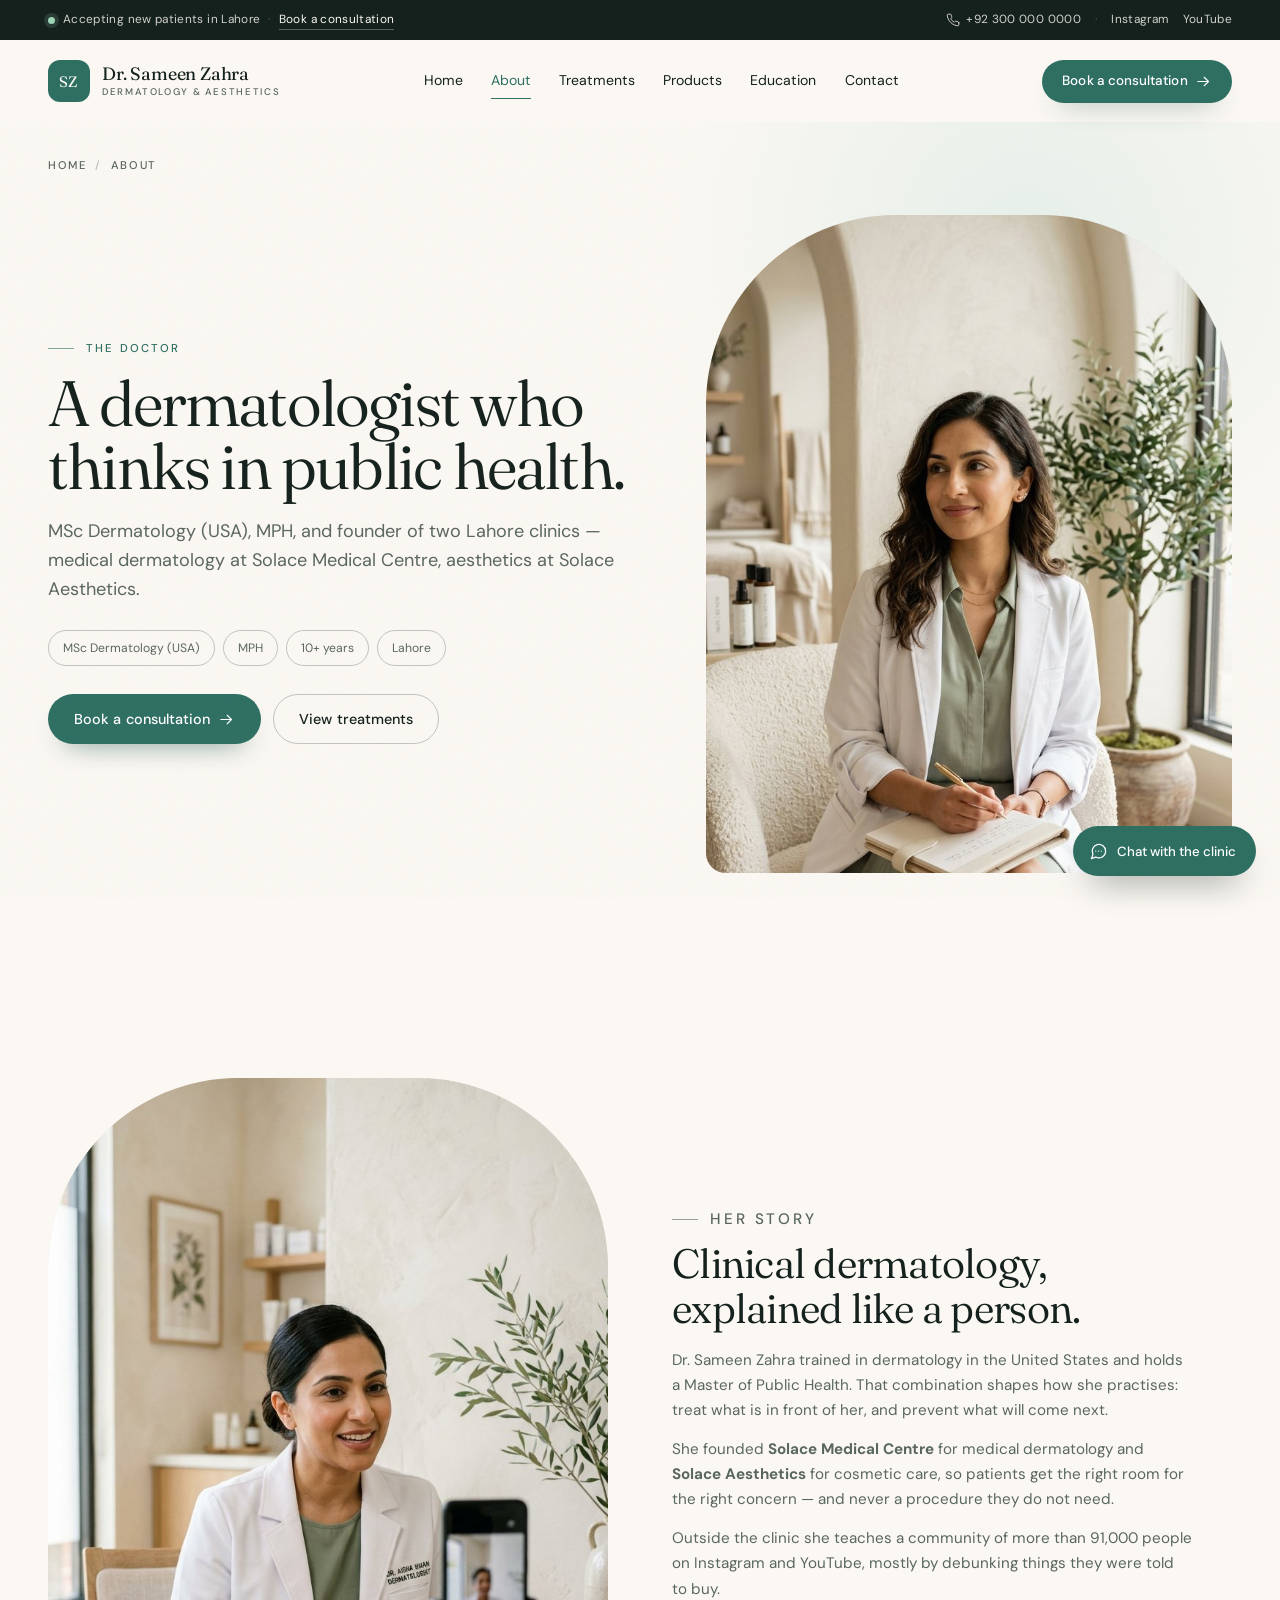
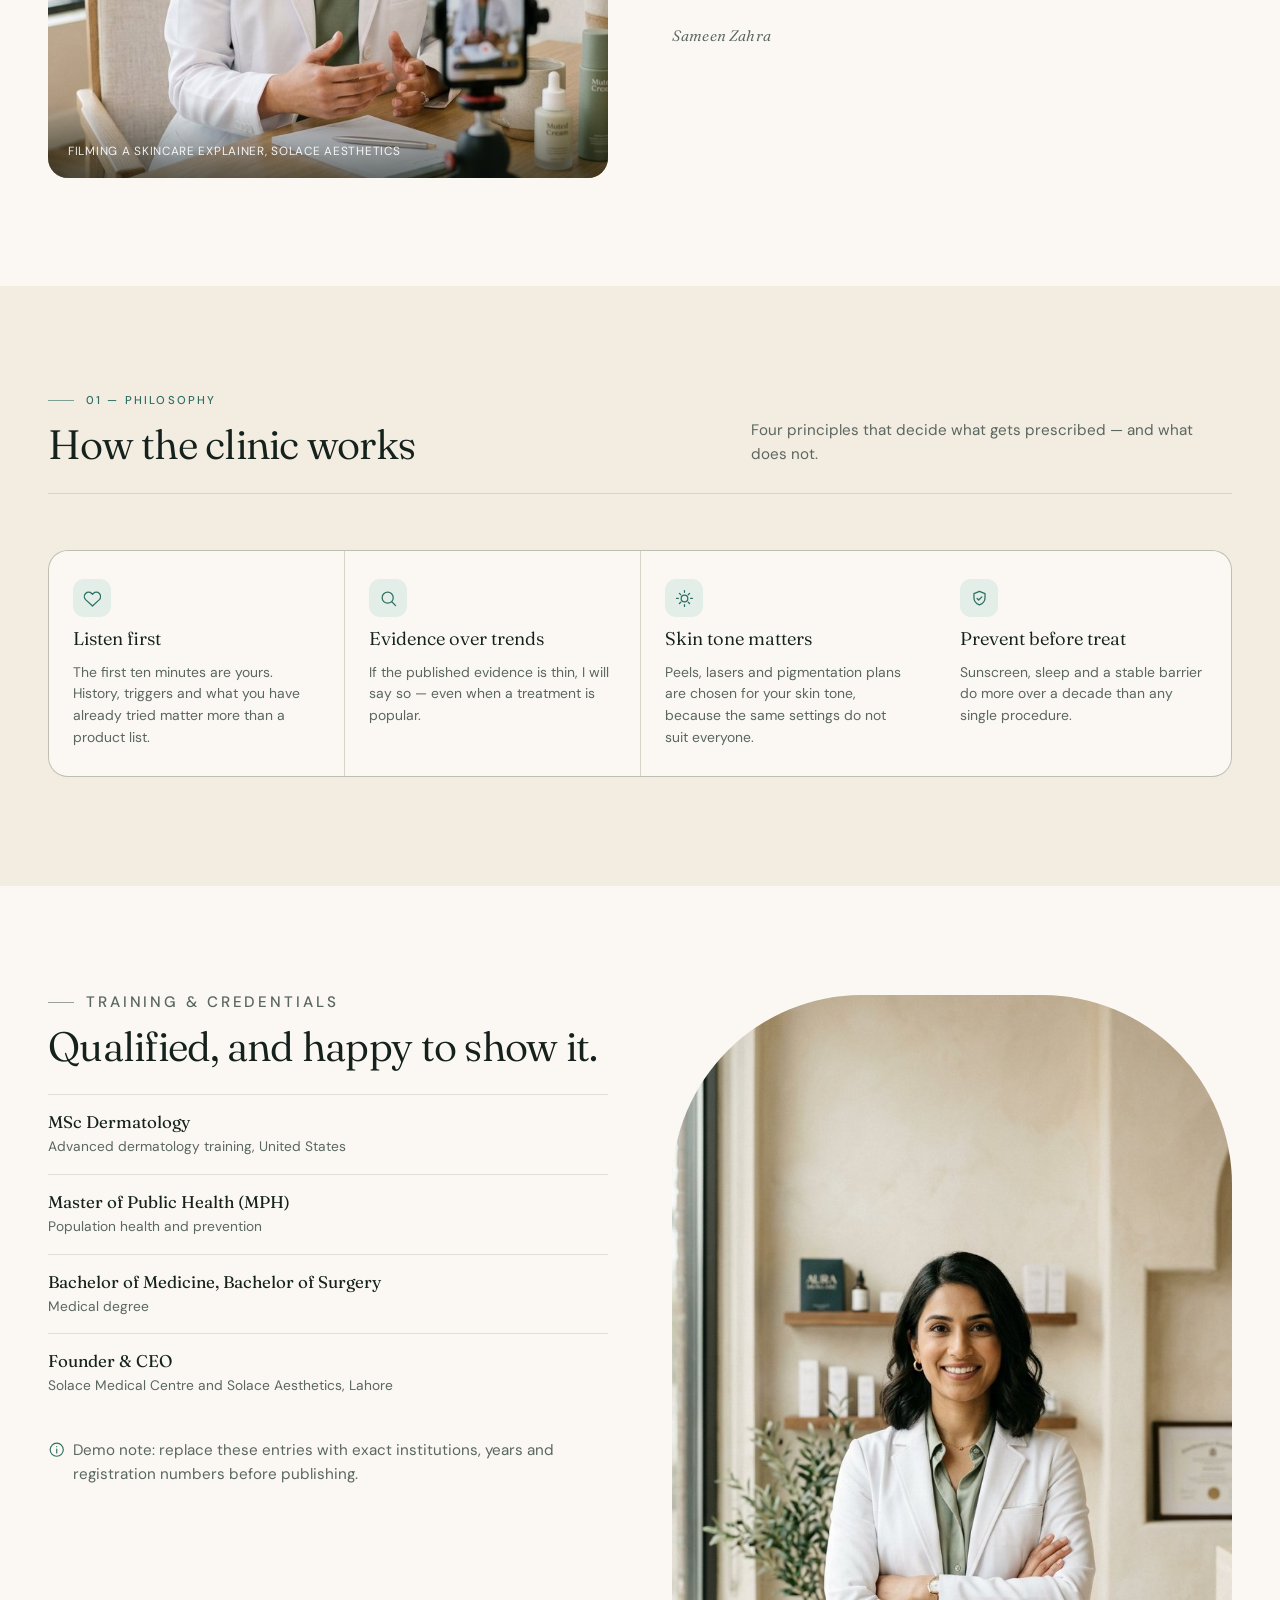
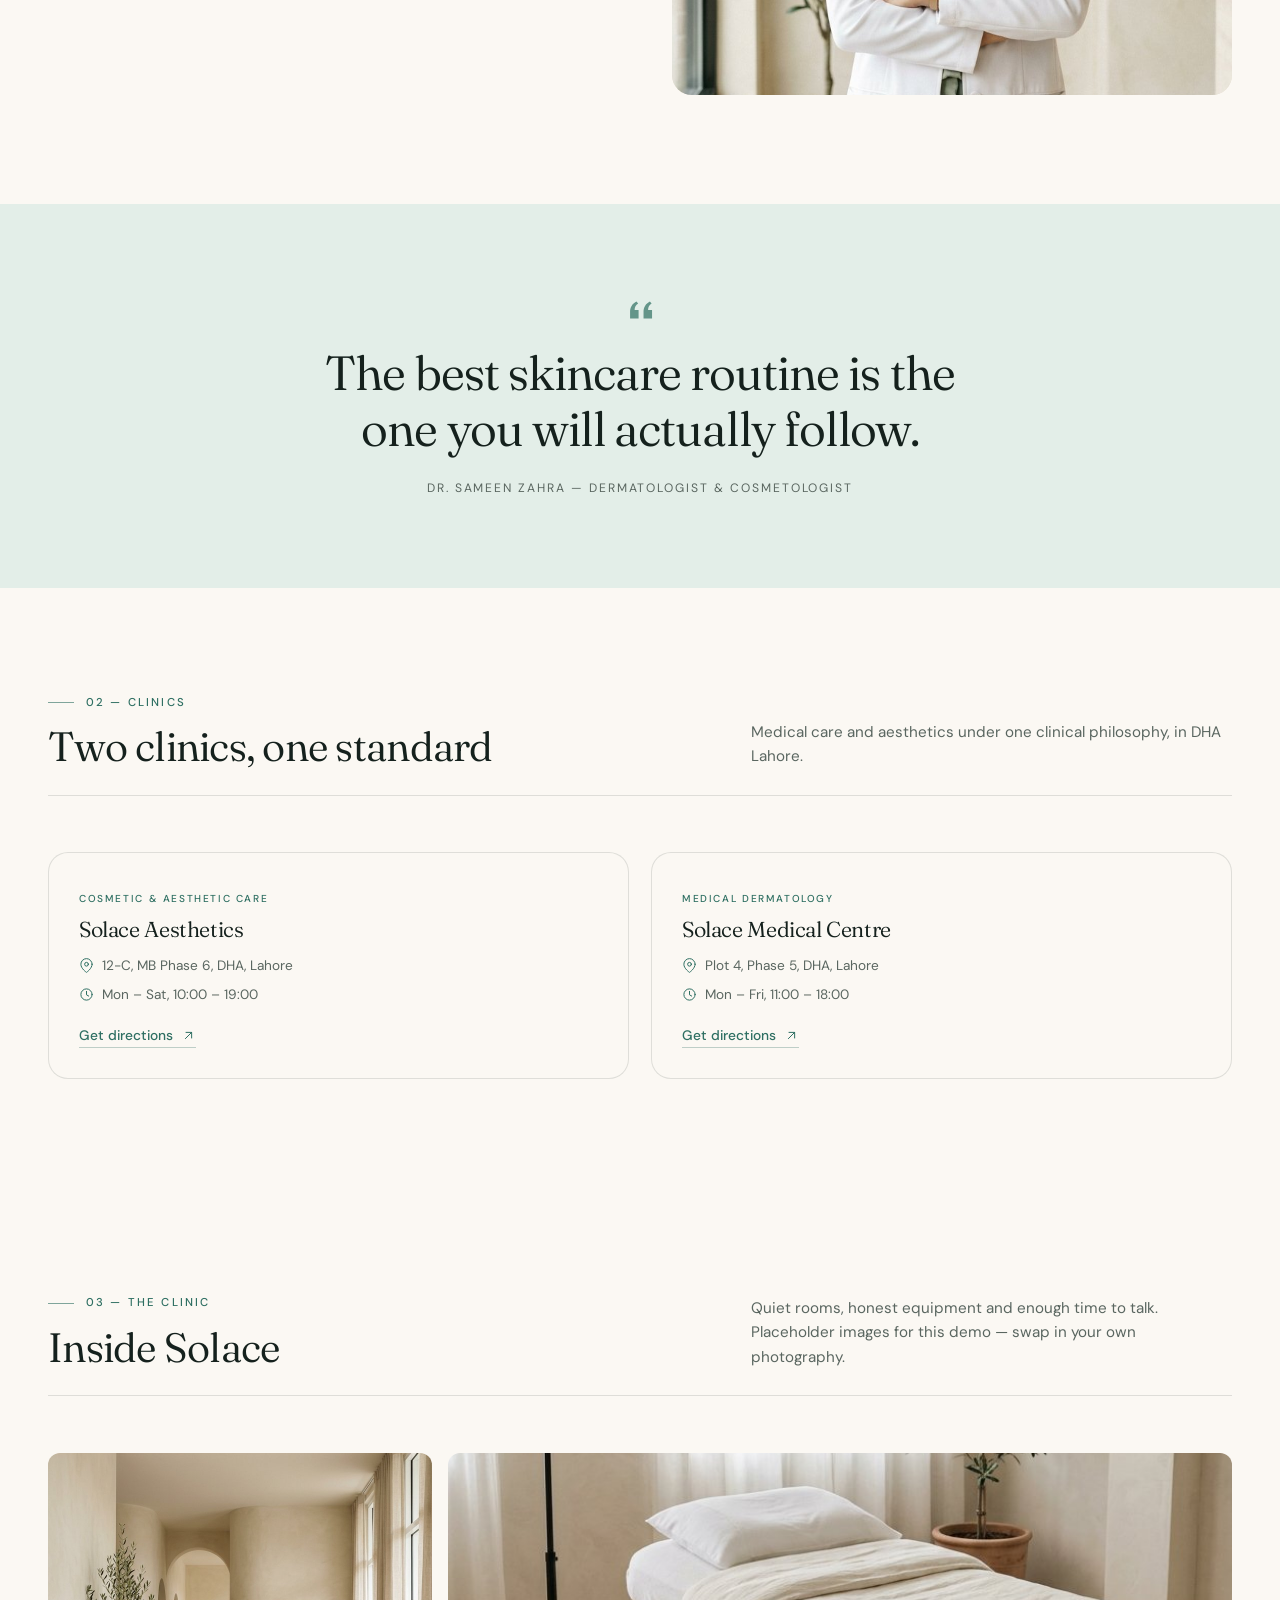
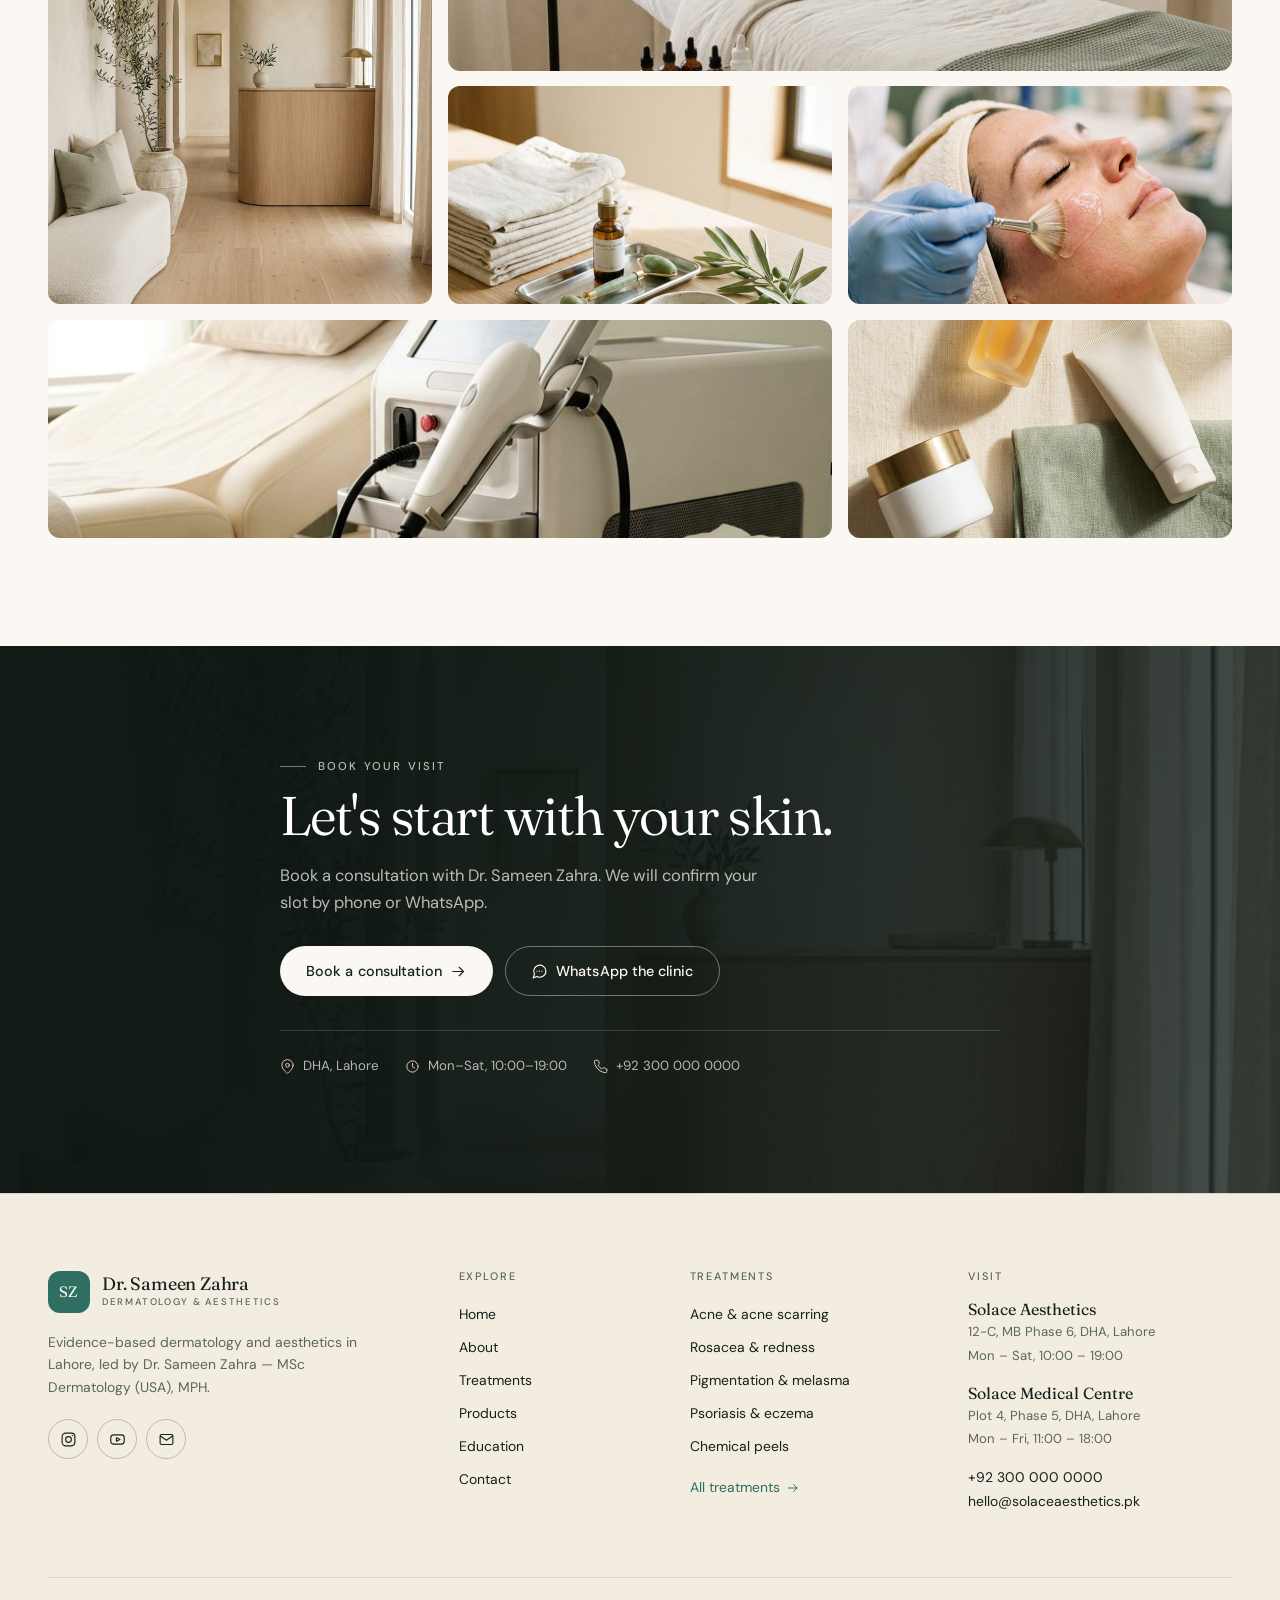
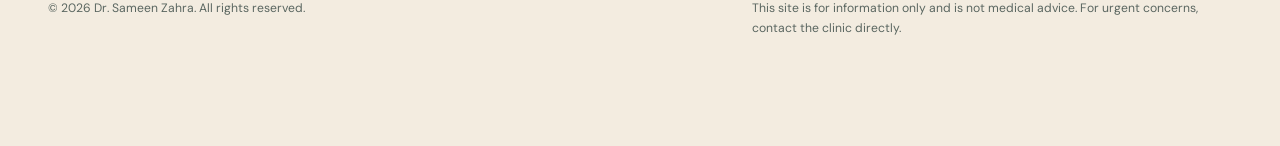
<file: about.html>
<!DOCTYPE html>
<html lang="en">
<head>
<meta charset="utf-8">
<meta name="viewport" content="width=device-width, initial-scale=1, viewport-fit=cover">
<title>About Dr. Sameen Zahra | Dermatologist in Lahore</title>
<meta name="description" content="Dr. Sameen Zahra holds an MSc in Dermatology (USA) and an MPH, and founded Solace Medical Centre and Solace Aesthetics in Lahore.">
<meta name="theme-color" content="#FBF8F3">
<meta name="color-scheme" content="light">
<link rel="canonical" href="https://waleedinfo077-sudo.github.io/Dr-zahra-demo-website-/about.html">

<meta property="og:type" content="website">
<meta property="og:site_name" content="Dr. Sameen Zahra">
<meta property="og:locale" content="en_PK">
<meta property="og:title" content="About Dr. Sameen Zahra | Dermatologist in Lahore">
<meta property="og:description" content="Dr. Sameen Zahra holds an MSc in Dermatology (USA) and an MPH, and founded Solace Medical Centre and Solace Aesthetics in Lahore.">
<meta property="og:url" content="https://waleedinfo077-sudo.github.io/Dr-zahra-demo-website-/about.html">
<meta property="og:image" content="https://waleedinfo077-sudo.github.io/Dr-zahra-demo-website-/assets/images/og-image.jpg">
<meta property="og:image:width" content="1200">
<meta property="og:image:height" content="630">
<meta property="og:image:alt" content="Dr. Sameen Zahra — dermatology and aesthetics in Lahore">
<meta name="twitter:card" content="summary_large_image">
<meta name="twitter:title" content="About Dr. Sameen Zahra | Dermatologist in Lahore">
<meta name="twitter:description" content="Dr. Sameen Zahra holds an MSc in Dermatology (USA) and an MPH, and founded Solace Medical Centre and Solace Aesthetics in Lahore.">
<meta name="twitter:image" content="https://waleedinfo077-sudo.github.io/Dr-zahra-demo-website-/assets/images/og-image.jpg">
<link rel="icon" href="assets/favicon.svg" type="image/svg+xml">
<link rel="apple-touch-icon" href="assets/favicon.svg">
<link rel="preconnect" href="https://fonts.googleapis.com">
<link rel="preconnect" href="https://fonts.gstatic.com" crossorigin>
<link rel="preload" as="image" href="assets/images/about-seated.jpg">
<link href="https://fonts.googleapis.com/css2?family=DM+Sans:ital,opsz,wght@0,9..40,300..600;1,9..40,400&family=Fraunces:ital,opsz,wght@0,9..144,300..600;1,9..144,300..500&display=swap" rel="stylesheet">
<link rel="stylesheet" href="css/style.css">
<script type="application/ld+json">{"@context": "https://schema.org", "@type": "BreadcrumbList", "itemListElement": [{"@type": "ListItem", "position": 1, "name": "Home", "item": "https://waleedinfo077-sudo.github.io/Dr-zahra-demo-website-/"}, {"@type": "ListItem", "position": 2, "name": "About", "item": "https://waleedinfo077-sudo.github.io/Dr-zahra-demo-website-/about.html"}]}</script>
</head>
<body data-page="about">
<svg class="sprite" aria-hidden="true" focusable="false" width="0" height="0"><symbol id="i-arrow-right" viewBox="0 0 24 24"><path d="M4 12h15M13 6l6 6-6 6"/></symbol><symbol id="i-arrow-up-right" viewBox="0 0 24 24"><path d="M7 17 17 7M8 7h9v9"/></symbol><symbol id="i-chevron-left" viewBox="0 0 24 24"><path d="m15 5-7 7 7 7"/></symbol><symbol id="i-chevron-right" viewBox="0 0 24 24"><path d="m9 5 7 7-7 7"/></symbol><symbol id="i-chevron-down" viewBox="0 0 24 24"><path d="m6 9 6 6 6-6"/></symbol><symbol id="i-check" viewBox="0 0 24 24"><path d="m4 12.5 5 5L20 6.5"/></symbol><symbol id="i-plus" viewBox="0 0 24 24"><path d="M12 5v14M5 12h14"/></symbol><symbol id="i-close" viewBox="0 0 24 24"><path d="M6 6l12 12M18 6 6 18"/></symbol><symbol id="i-phone" viewBox="0 0 24 24"><path d="M22 16.9v3a2 2 0 0 1-2.2 2 19.8 19.8 0 0 1-8.6-3.1 19.5 19.5 0 0 1-6-6A19.8 19.8 0 0 1 2.1 4.2 2 2 0 0 1 4.1 2h3a2 2 0 0 1 2 1.7c.1 1 .4 1.9.7 2.8a2 2 0 0 1-.5 2.1L8.1 9.9a16 16 0 0 0 6 6l1.3-1.3a2 2 0 0 1 2.1-.4c.9.3 1.8.6 2.8.7a2 2 0 0 1 1.7 2Z"/></symbol><symbol id="i-pin" viewBox="0 0 24 24"><path d="M21 10c0 7-9 13-9 13s-9-6-9-13a9 9 0 0 1 18 0Z"/><circle cx="12" cy="10" r="3"/></symbol><symbol id="i-clock" viewBox="0 0 24 24"><circle cx="12" cy="12" r="9"/><path d="M12 7v5.5l3.5 2"/></symbol><symbol id="i-mail" viewBox="0 0 24 24"><rect x="3" y="5" width="18" height="14" rx="2"/><path d="m3.5 7 8.5 6 8.5-6"/></symbol><symbol id="i-message" viewBox="0 0 24 24"><path d="M21 11.5a8.5 8.5 0 0 1-12.6 7.5L3 21l2-5.4A8.5 8.5 0 1 1 21 11.5Z"/><path d="M8.5 11.5h.01M12 11.5h.01M15.5 11.5h.01"/></symbol><symbol id="i-instagram" viewBox="0 0 24 24"><rect x="3" y="3" width="18" height="18" rx="5"/><circle cx="12" cy="12" r="4"/><path d="M17.5 6.5h.01"/></symbol><symbol id="i-youtube" viewBox="0 0 24 24"><rect x="2.5" y="5.5" width="19" height="13" rx="4"/><path d="m10.5 9.5 5 2.5-5 2.5Z"/></symbol><symbol id="i-star" viewBox="0 0 24 24"><path d="m12 3.5 2.7 5.7 6.3.8-4.6 4.4 1.2 6.1L12 17.6l-5.6 2.9 1.2-6.1L3 10l6.3-.8Z"/></symbol><symbol id="i-drop" viewBox="0 0 24 24"><path d="M12 3s6 6.5 6 10.5A6 6 0 0 1 6 13.5C6 9.5 12 3 12 3Z"/></symbol><symbol id="i-spark" viewBox="0 0 24 24"><path d="m12 3 1.9 5.1L19 10l-5.1 1.9L12 17l-1.9-5.1L5 10l5.1-1.9Z"/><path d="M18.5 15.5l.7 1.8 1.8.7-1.8.7-.7 1.8-.7-1.8-1.8-.7 1.8-.7Z"/></symbol><symbol id="i-sun" viewBox="0 0 24 24"><circle cx="12" cy="12" r="4.2"/><path d="M12 2v2.2M12 19.8V22M4.2 12H2M22 12h-2.2M5.6 5.6l1.6 1.6M16.8 16.8l1.6 1.6M18.4 5.6l-1.6 1.6M7.2 16.8l-1.6 1.6"/></symbol><symbol id="i-shield" viewBox="0 0 24 24"><path d="M12 3 5 5.8v5.4c0 4.4 2.9 7.5 7 9 4.1-1.5 7-4.6 7-9V5.8Z"/><path d="m9 12 2 2 4-4"/></symbol><symbol id="i-layers" viewBox="0 0 24 24"><path d="m12 3 9 4.7-9 4.7-9-4.7Z"/><path d="m3 12.4 9 4.7 9-4.7"/><path d="m3 16.6 9 4.7 9-4.7"/></symbol><symbol id="i-zap" viewBox="0 0 24 24"><path d="M13.5 2 4.5 14h6l-1 8 9-12h-6Z"/></symbol><symbol id="i-leaf" viewBox="0 0 24 24"><path d="M20.5 3.5S9 3.7 5.4 9.3A8.2 8.2 0 0 0 4 19.7c5 .4 10.2-1.6 13.2-6.7 2-3.4 3.3-9.5 3.3-9.5Z"/><path d="M4 20c2.8-5.2 6.2-7.6 11.5-9.7"/></symbol><symbol id="i-search" viewBox="0 0 24 24"><circle cx="11" cy="11" r="7"/><path d="m16.5 16.5 4.5 4.5"/></symbol><symbol id="i-heart" viewBox="0 0 24 24"><path d="M20.7 5.7a5.4 5.4 0 0 0-7.7 0l-1 1-1-1a5.4 5.4 0 0 0-7.7 7.7L12 21.5l8.7-8.1a5.4 5.4 0 0 0 0-7.7Z"/></symbol><symbol id="i-calendar" viewBox="0 0 24 24"><rect x="3.5" y="5" width="17" height="16" rx="2.5"/><path d="M8 3v4M16 3v4M3.5 10.5h17"/></symbol><symbol id="i-info" viewBox="0 0 24 24"><circle cx="12" cy="12" r="9"/><path d="M12 11v5.5M12 7.8h.01"/></symbol><symbol id="i-quote" viewBox="0 0 24 24"><path d="M9.5 6C6.4 7.6 5 10.2 5 13.4V18h6v-6H8.2c0-2 .8-3.5 2.5-4.6Z"/><path d="M19 6c-3.1 1.6-4.5 4.2-4.5 7.4V18h6v-6h-2.8c0-2 .8-3.5 2.5-4.6Z"/></symbol></svg>
<a class="skip-link" href="#main">Skip to content</a>
<div class="progress" aria-hidden="true"><span></span></div>
<header class="site-head" id="site-head">
  <div class="utility">
    <div class="shell utility-in">
      <p class="utility-note"><span class="pulse" aria-hidden="true"></span> Accepting new patients in Lahore <span class="utility-sep" aria-hidden="true">·</span> <a href="contact.html">Book a consultation</a></p>
      <div class="utility-meta">
        <a href="tel:+923000000000" class="utility-link"><svg class="ico" aria-hidden="true" focusable="false"><use href="#i-phone"/></svg><span>+92 300 000 0000</span></a>
        <span class="utility-sep" aria-hidden="true">·</span>
        <a href="https://instagram.com/zarashahhussain" class="utility-link" target="_blank" rel="noopener">Instagram</a>
        <a href="https://youtube.com/@SolaceMedicalandAesthetics" class="utility-link" target="_blank" rel="noopener">YouTube</a>
      </div>
    </div>
  </div>
  <div class="head">
    <div class="shell head-in">
      <a class="brand" href="index.html" aria-label="Dr. Sameen Zahra — home">
        <span class="brand-mark" aria-hidden="true">SZ</span>
        <span class="brand-text"><strong>Dr. Sameen Zahra</strong><small>Dermatology &amp; Aesthetics</small></span>
      </a>
      <nav class="nav" id="nav" aria-label="Primary"><a href="index.html">Home</a><a href="about.html" class="is-active" aria-current="page">About</a><a href="treatments.html">Treatments</a><a href="products.html">Products</a><a href="education.html">Education</a><a href="contact.html">Contact</a></nav>
      <div class="head-actions">
        <a class="btn btn--sm btn--primary" href="contact.html">Book a consultation <svg class="ico" aria-hidden="true" focusable="false"><use href="#i-arrow-right"/></svg></a>
        <button class="burger" type="button" aria-label="Open menu" aria-expanded="false" aria-controls="drawer">
          <span></span><span></span>
        </button>
      </div>
    </div>
  </div>
</header>
<div class="drawer" id="drawer" aria-hidden="true">
  <div class="drawer-top"><a class="brand brand--stack" href="index.html" aria-label="Dr. Sameen Zahra — home">
        <span class="brand-mark" aria-hidden="true">SZ</span>
        <span class="brand-text"><strong>Dr. Sameen Zahra</strong><small>Dermatology &amp; Aesthetics</small></span>
      </a>
    <button class="drawer-close" type="button" aria-label="Close menu"><svg class="ico" aria-hidden="true" focusable="false"><use href="#i-close"/></svg></button>
  </div>
  <nav class="drawer-nav" aria-label="Mobile"><a href="index.html"><span>Home</span><svg class="ico" aria-hidden="true" focusable="false"><use href="#i-arrow-up-right"/></svg></a><a href="about.html" class="is-active"><span>About</span><svg class="ico" aria-hidden="true" focusable="false"><use href="#i-arrow-up-right"/></svg></a><a href="treatments.html"><span>Treatments</span><svg class="ico" aria-hidden="true" focusable="false"><use href="#i-arrow-up-right"/></svg></a><a href="products.html"><span>Products</span><svg class="ico" aria-hidden="true" focusable="false"><use href="#i-arrow-up-right"/></svg></a><a href="education.html"><span>Education</span><svg class="ico" aria-hidden="true" focusable="false"><use href="#i-arrow-up-right"/></svg></a><a href="contact.html"><span>Contact</span><svg class="ico" aria-hidden="true" focusable="false"><use href="#i-arrow-up-right"/></svg></a></nav>
  <div class="drawer-foot">
    <a class="btn btn--primary" href="contact.html">Book a consultation <svg class="ico" aria-hidden="true" focusable="false"><use href="#i-arrow-right"/></svg></a>
    <a class="drawer-call" href="tel:+923000000000"><svg class="ico" aria-hidden="true" focusable="false"><use href="#i-phone"/></svg> +92 300 000 0000</a>
    <p>12-C, MB Phase 6, DHA, Lahore</p>
  </div>
</div>
<div class="scrim" id="scrim" hidden></div>
<main id="main">
<section class="page-hero">
  <div class="shell">
    <nav class="crumbs" aria-label="Breadcrumb"><a href="index.html">Home</a><span aria-hidden="true">/</span><span>About</span></nav>
    <div class="page-hero-grid">
      <div class="page-hero-copy">
        <p class="eyebrow"><span class="eyebrow-dash" aria-hidden="true"></span>The doctor</p>
        <h1 class="display">A dermatologist who thinks in public health.</h1>
        <p class="lead">MSc Dermatology (USA), MPH, and founder of two Lahore clinics — medical dermatology at Solace Medical Centre, aesthetics at Solace Aesthetics.</p>
        <ul class="page-hero-meta"><li>MSc Dermatology (USA)</li><li>MPH</li><li>10+ years</li><li>Lahore</li></ul>
        <div class="row">
          <a class="btn btn--primary" href="contact.html">Book a consultation <svg class="ico" aria-hidden="true" focusable="false"><use href="#i-arrow-right"/></svg></a>
          <a class="btn btn--ghost" href="treatments.html">View treatments</a>
        </div>
      </div>
      <figure class="arch arch--page reveal">
        <img src="assets/images/about-seated.jpg" alt="Dr. Sameen Zahra seated in her clinic" width="768" height="1376" fetchpriority="high">
      </figure>
    </div>
  </div>
</section>
<section class="section">
  <div class="shell split">
    <figure class="arch arch--split reveal">
      <img src="assets/images/education-desk.jpg" alt="Dr. Zahra recording an educational video at her desk" width="768" height="1376" loading="lazy" decoding="async">
      <figcaption>Filming a skincare explainer, Solace Aesthetics</figcaption>
    </figure>
    <div class="split-copy">
      <p class="eyebrow"><span class="eyebrow-dash" aria-hidden="true"></span>Her story</p>
      <h2>Clinical dermatology, explained like a person.</h2>
      <p>Dr. Sameen Zahra trained in dermatology in the United States and holds a Master of Public Health. That combination shapes how she practises: treat what is in front of her, and prevent what will come next.</p>
      <p>She founded <b>Solace Medical Centre</b> for medical dermatology and <b>Solace Aesthetics</b> for cosmetic care, so patients get the right room for the right concern — and never a procedure they do not need.</p>
      <p>Outside the clinic she teaches a community of more than 91,000 people on Instagram and YouTube, mostly by debunking things they were told to buy.</p>
      <p class="signature" aria-hidden="true">Sameen Zahra</p>
    </div>
  </div>
</section>
<section class="section section--cream">
  <div class="shell">
    <div class="sec-head reveal">
      <div class="sec-head-main">
        <p class="eyebrow"><span class="eyebrow-dash" aria-hidden="true"></span>01 — Philosophy</p>
        <h2>How the clinic works</h2>
      </div>
      <div class="sec-head-side"><p class="sec-lead">Four principles that decide what gets prescribed — and what does not.</p></div>
    </div>
    <ul class="principle-grid"><li class="principle principle--card reveal">
          <span class="principle-icon"><svg class="ico" aria-hidden="true" focusable="false"><use href="#i-heart"/></svg></span>
          <h3>Listen first</h3>
          <p>The first ten minutes are yours. History, triggers and what you have already tried matter more than a product list.</p>
        </li><li class="principle principle--card reveal">
          <span class="principle-icon"><svg class="ico" aria-hidden="true" focusable="false"><use href="#i-search"/></svg></span>
          <h3>Evidence over trends</h3>
          <p>If the published evidence is thin, I will say so — even when a treatment is popular.</p>
        </li><li class="principle principle--card reveal">
          <span class="principle-icon"><svg class="ico" aria-hidden="true" focusable="false"><use href="#i-sun"/></svg></span>
          <h3>Skin tone matters</h3>
          <p>Peels, lasers and pigmentation plans are chosen for your skin tone, because the same settings do not suit everyone.</p>
        </li><li class="principle principle--card reveal">
          <span class="principle-icon"><svg class="ico" aria-hidden="true" focusable="false"><use href="#i-shield"/></svg></span>
          <h3>Prevent before treat</h3>
          <p>Sunscreen, sleep and a stable barrier do more over a decade than any single procedure.</p>
        </li></ul>
  </div>
</section>
<section class="section">
  <div class="shell split split--rev split--top">
    <div class="split-copy">
      <p class="eyebrow"><span class="eyebrow-dash" aria-hidden="true"></span>Training &amp; credentials</p>
      <h2>Qualified, and happy to show it.</h2>
      <ol class="cred-list cred-list--big"><li class="cred reveal"><b>MSc Dermatology</b><span>Advanced dermatology training, United States</span></li><li class="cred reveal"><b>Master of Public Health (MPH)</b><span>Population health and prevention</span></li><li class="cred reveal"><b>Bachelor of Medicine, Bachelor of Surgery</b><span>Medical degree</span></li><li class="cred reveal"><b>Founder &amp; CEO</b><span>Solace Medical Centre and Solace Aesthetics, Lahore</span></li></ol>
      <p class="note"><svg class="ico" aria-hidden="true" focusable="false"><use href="#i-info"/></svg> Demo note: replace these entries with exact institutions, years and registration numbers before publishing.</p>
    </div>
    <figure class="arch arch--split reveal">
      <img src="assets/images/hero-portrait.jpg" alt="Portrait of Dr. Sameen Zahra" width="768" height="1376" loading="lazy" decoding="async">
    </figure>
  </div>
</section>
<section class="quote-band">
  <div class="shell reveal">
    <svg class="ico quote-mark" aria-hidden="true" focusable="false"><use href="#i-quote"/></svg>
    <p class="pull-quote">The best skincare routine is the one you will actually follow.</p>
    <p class="pull-by">Dr. Sameen Zahra — dermatologist &amp; cosmetologist</p>
  </div>
</section>
<section class="section">
  <div class="shell">
    <div class="sec-head reveal">
      <div class="sec-head-main">
        <p class="eyebrow"><span class="eyebrow-dash" aria-hidden="true"></span>02 — Clinics</p>
        <h2>Two clinics, one standard</h2>
      </div>
      <div class="sec-head-side"><p class="sec-lead">Medical care and aesthetics under one clinical philosophy, in DHA Lahore.</p></div>
    </div>
    <div class="clinic-grid"><article class="clinic-card reveal">
          <span class="clinic-tag">Cosmetic & aesthetic care</span>
          <h3>Solace Aesthetics</h3>
          <p class="clinic-line"><svg class="ico" aria-hidden="true" focusable="false"><use href="#i-pin"/></svg> 12-C, MB Phase 6, DHA, Lahore</p>
          <p class="clinic-line"><svg class="ico" aria-hidden="true" focusable="false"><use href="#i-clock"/></svg> Mon – Sat, 10:00 – 19:00</p>
          <a class="link-arrow" href="https://www.google.com/maps/search/?api=1&query=DHA+Phase+6+Lahore" target="_blank" rel="noopener">Get directions <svg class="ico" aria-hidden="true" focusable="false"><use href="#i-arrow-up-right"/></svg></a>
        </article><article class="clinic-card reveal">
          <span class="clinic-tag">Medical dermatology</span>
          <h3>Solace Medical Centre</h3>
          <p class="clinic-line"><svg class="ico" aria-hidden="true" focusable="false"><use href="#i-pin"/></svg> Plot 4, Phase 5, DHA, Lahore</p>
          <p class="clinic-line"><svg class="ico" aria-hidden="true" focusable="false"><use href="#i-clock"/></svg> Mon – Fri, 11:00 – 18:00</p>
          <a class="link-arrow" href="https://www.google.com/maps/search/?api=1&query=DHA+Phase+6+Lahore" target="_blank" rel="noopener">Get directions <svg class="ico" aria-hidden="true" focusable="false"><use href="#i-arrow-up-right"/></svg></a>
        </article></div>
  </div>
</section>
<section class="section" id="clinic">
  <div class="shell">
    <div class="sec-head reveal">
      <div class="sec-head-main">
        <p class="eyebrow"><span class="eyebrow-dash" aria-hidden="true"></span>03 — The clinic</p>
        <h2>Inside Solace</h2>
      </div>
      <div class="sec-head-side"><p class="sec-lead">Quiet rooms, honest equipment and enough time to talk. Placeholder images for this demo — swap in your own photography.</p></div>
    </div>
    <div class="gallery"><figure class="g-item reveal">
          <a href="assets/images/clinic-reception.jpg" data-lightbox data-caption="The reception at Solace Aesthetics — warm plaster, oak and soft light." aria-label="View larger: The reception at Solace Aesthetics — warm plaster, oak and soft light.">
            <img src="assets/images/clinic-reception.jpg" alt="The reception at Solace Aesthetics — warm plaster, oak and soft light." width="768" height="1376" loading="lazy" decoding="async">
            <span class="g-plus" aria-hidden="true"><svg class="ico" aria-hidden="true" focusable="false"><use href="#i-plus"/></svg></span>
          </a>
        </figure><figure class="g-item reveal wide">
          <a href="assets/images/clinic-room.jpg" data-lightbox data-caption="A treatment room, set up for a consultation and peel." aria-label="View larger: A treatment room, set up for a consultation and peel.">
            <img src="assets/images/clinic-room.jpg" alt="A treatment room, set up for a consultation and peel." width="768" height="1376" loading="lazy" decoding="async">
            <span class="g-plus" aria-hidden="true"><svg class="ico" aria-hidden="true" focusable="false"><use href="#i-plus"/></svg></span>
          </a>
        </figure><figure class="g-item reveal">
          <a href="assets/images/clinic-detail.jpg" data-lightbox data-caption="Linen, glass and steel — the quiet details of the clinic." aria-label="View larger: Linen, glass and steel — the quiet details of the clinic.">
            <img src="assets/images/clinic-detail.jpg" alt="Linen, glass and steel — the quiet details of the clinic." width="768" height="1376" loading="lazy" decoding="async">
            <span class="g-plus" aria-hidden="true"><svg class="ico" aria-hidden="true" focusable="false"><use href="#i-plus"/></svg></span>
          </a>
        </figure><figure class="g-item reveal wide">
          <a href="assets/images/treatment-facial.jpg" data-lightbox data-caption="A gentle peel applied by hand, in clinic." aria-label="View larger: A gentle peel applied by hand, in clinic.">
            <img src="assets/images/treatment-facial.jpg" alt="A gentle peel applied by hand, in clinic." width="768" height="1376" loading="lazy" decoding="async">
            <span class="g-plus" aria-hidden="true"><svg class="ico" aria-hidden="true" focusable="false"><use href="#i-plus"/></svg></span>
          </a>
        </figure><figure class="g-item reveal">
          <a href="assets/images/treatment-laser.jpg" data-lightbox data-caption="Laser equipment, maintained and calibrated in-house." aria-label="View larger: Laser equipment, maintained and calibrated in-house.">
            <img src="assets/images/treatment-laser.jpg" alt="Laser equipment, maintained and calibrated in-house." width="768" height="1376" loading="lazy" decoding="async">
            <span class="g-plus" aria-hidden="true"><svg class="ico" aria-hidden="true" focusable="false"><use href="#i-plus"/></svg></span>
          </a>
        </figure><figure class="g-item reveal">
          <a href="assets/images/products-flatlay.jpg" data-lightbox data-caption="The shelf: sunscreen, a barrier cream and a single active." aria-label="View larger: The shelf: sunscreen, a barrier cream and a single active.">
            <img src="assets/images/products-flatlay.jpg" alt="The shelf: sunscreen, a barrier cream and a single active." width="768" height="1376" loading="lazy" decoding="async">
            <span class="g-plus" aria-hidden="true"><svg class="ico" aria-hidden="true" focusable="false"><use href="#i-plus"/></svg></span>
          </a>
        </figure></div>
  </div>
</section>
<section class="cta-band">
  <img class="cta-bg" src="assets/images/clinic-reception.jpg" alt="" aria-hidden="true" loading="lazy">
  <div class="shell cta-in reveal">
    <p class="eyebrow eyebrow--light"><span class="eyebrow-dash" aria-hidden="true"></span>Book your visit</p>
    <h2 class="display">Let's start with your skin.</h2>
    <p>Book a consultation with Dr. Sameen Zahra. We will confirm your slot by phone or WhatsApp.</p>
    <div class="row">
      <a class="btn btn--light" href="contact.html">Book a consultation <svg class="ico" aria-hidden="true" focusable="false"><use href="#i-arrow-right"/></svg></a>
      <a class="btn btn--ghost-light" href="https://wa.me/923000000000" data-wa target="_blank" rel="noopener"><svg class="ico" aria-hidden="true" focusable="false"><use href="#i-message"/></svg> WhatsApp the clinic</a>
    </div>
    <ul class="cta-meta">
      <li><svg class="ico" aria-hidden="true" focusable="false"><use href="#i-pin"/></svg> DHA, Lahore</li>
      <li><svg class="ico" aria-hidden="true" focusable="false"><use href="#i-clock"/></svg> Mon–Sat, 10:00–19:00</li>
      <li><svg class="ico" aria-hidden="true" focusable="false"><use href="#i-phone"/></svg> +92 300 000 0000</li>
    </ul>
  </div>
</section>
</main>
<footer class="site-foot">
  <div class="shell foot-grid">
    <div class="foot-brand">
      <a class="brand brand--foot" href="index.html" aria-label="Dr. Sameen Zahra — home">
        <span class="brand-mark" aria-hidden="true">SZ</span>
        <span class="brand-text"><strong>Dr. Sameen Zahra</strong><small>Dermatology &amp; Aesthetics</small></span>
      </a>
      <p>Evidence-based dermatology and aesthetics in Lahore, led by Dr. Sameen Zahra — MSc Dermatology (USA), MPH.</p>
      <div class="foot-social">
        <a href="https://instagram.com/zarashahhussain" target="_blank" rel="noopener" aria-label="Instagram"><svg class="ico" aria-hidden="true" focusable="false"><use href="#i-instagram"/></svg></a>
        <a href="https://youtube.com/@SolaceMedicalandAesthetics" target="_blank" rel="noopener" aria-label="YouTube"><svg class="ico" aria-hidden="true" focusable="false"><use href="#i-youtube"/></svg></a>
        <a href="mailto:hello@solaceaesthetics.pk" aria-label="Email"><svg class="ico" aria-hidden="true" focusable="false"><use href="#i-mail"/></svg></a>
      </div>
    </div>
    <nav class="foot-col" aria-label="Explore">
      <h2 class="foot-title">Explore</h2>
      <a href="index.html">Home</a><a href="about.html">About</a><a href="treatments.html">Treatments</a><a href="products.html">Products</a><a href="education.html">Education</a><a href="contact.html">Contact</a>
    </nav>
    <nav class="foot-col" aria-label="Treatments">
      <h2 class="foot-title">Treatments</h2>
      <a href="treatments.html">Acne & acne scarring</a><a href="treatments.html">Rosacea & redness</a><a href="treatments.html">Pigmentation & melasma</a><a href="treatments.html">Psoriasis & eczema</a><a href="treatments.html">Chemical peels</a>
      <a href="treatments.html" class="foot-more">All treatments <svg class="ico" aria-hidden="true" focusable="false"><use href="#i-arrow-right"/></svg></a>
    </nav>
    <div class="foot-col foot-col--visit">
      <h2 class="foot-title">Visit</h2>
      <div class="foot-clinic"><b>Solace Aesthetics</b><span>12-C, MB Phase 6, DHA, Lahore</span><span>Mon – Sat, 10:00 – 19:00</span></div><div class="foot-clinic"><b>Solace Medical Centre</b><span>Plot 4, Phase 5, DHA, Lahore</span><span>Mon – Fri, 11:00 – 18:00</span></div>
      <p class="foot-contact"><a href="tel:+923000000000">+92 300 000 0000</a><br><a href="mailto:hello@solaceaesthetics.pk">hello@solaceaesthetics.pk</a></p>
    </div>
  </div>
  <div class="shell foot-bottom">
    <p>&copy; 2026 Dr. Sameen Zahra. All rights reserved.</p>
    <p class="foot-disc">This site is for information only and is not medical advice. For urgent concerns, contact the clinic directly.</p>
  </div>
</footer>
<a class="wa-float" href="https://wa.me/923000000000" data-wa target="_blank" rel="noopener" aria-label="Chat on WhatsApp">
  <span class="wa-float-icon"><svg class="ico" aria-hidden="true" focusable="false"><use href="#i-message"/></svg></span><span class="wa-float-text">Chat with the clinic</span>
</a>
<button class="to-top" type="button" aria-label="Back to top"><svg class="ico" aria-hidden="true" focusable="false"><use href="#i-arrow-right"/></svg></button>
<dialog class="lightbox" id="lightbox" aria-label="Clinic gallery">
  <button class="lightbox-close" type="button" aria-label="Close gallery">&#215;</button>
  <button class="lightbox-nav lightbox-prev" type="button" aria-label="Previous image">&#8249;</button>
  <figure><img alt=""><figcaption></figcaption></figure>
  <button class="lightbox-nav lightbox-next" type="button" aria-label="Next image">&#8250;</button>
</dialog>
<script src="js/data.js" defer></script>
<script src="js/main.js" defer></script>
</body>
</html>
</file>
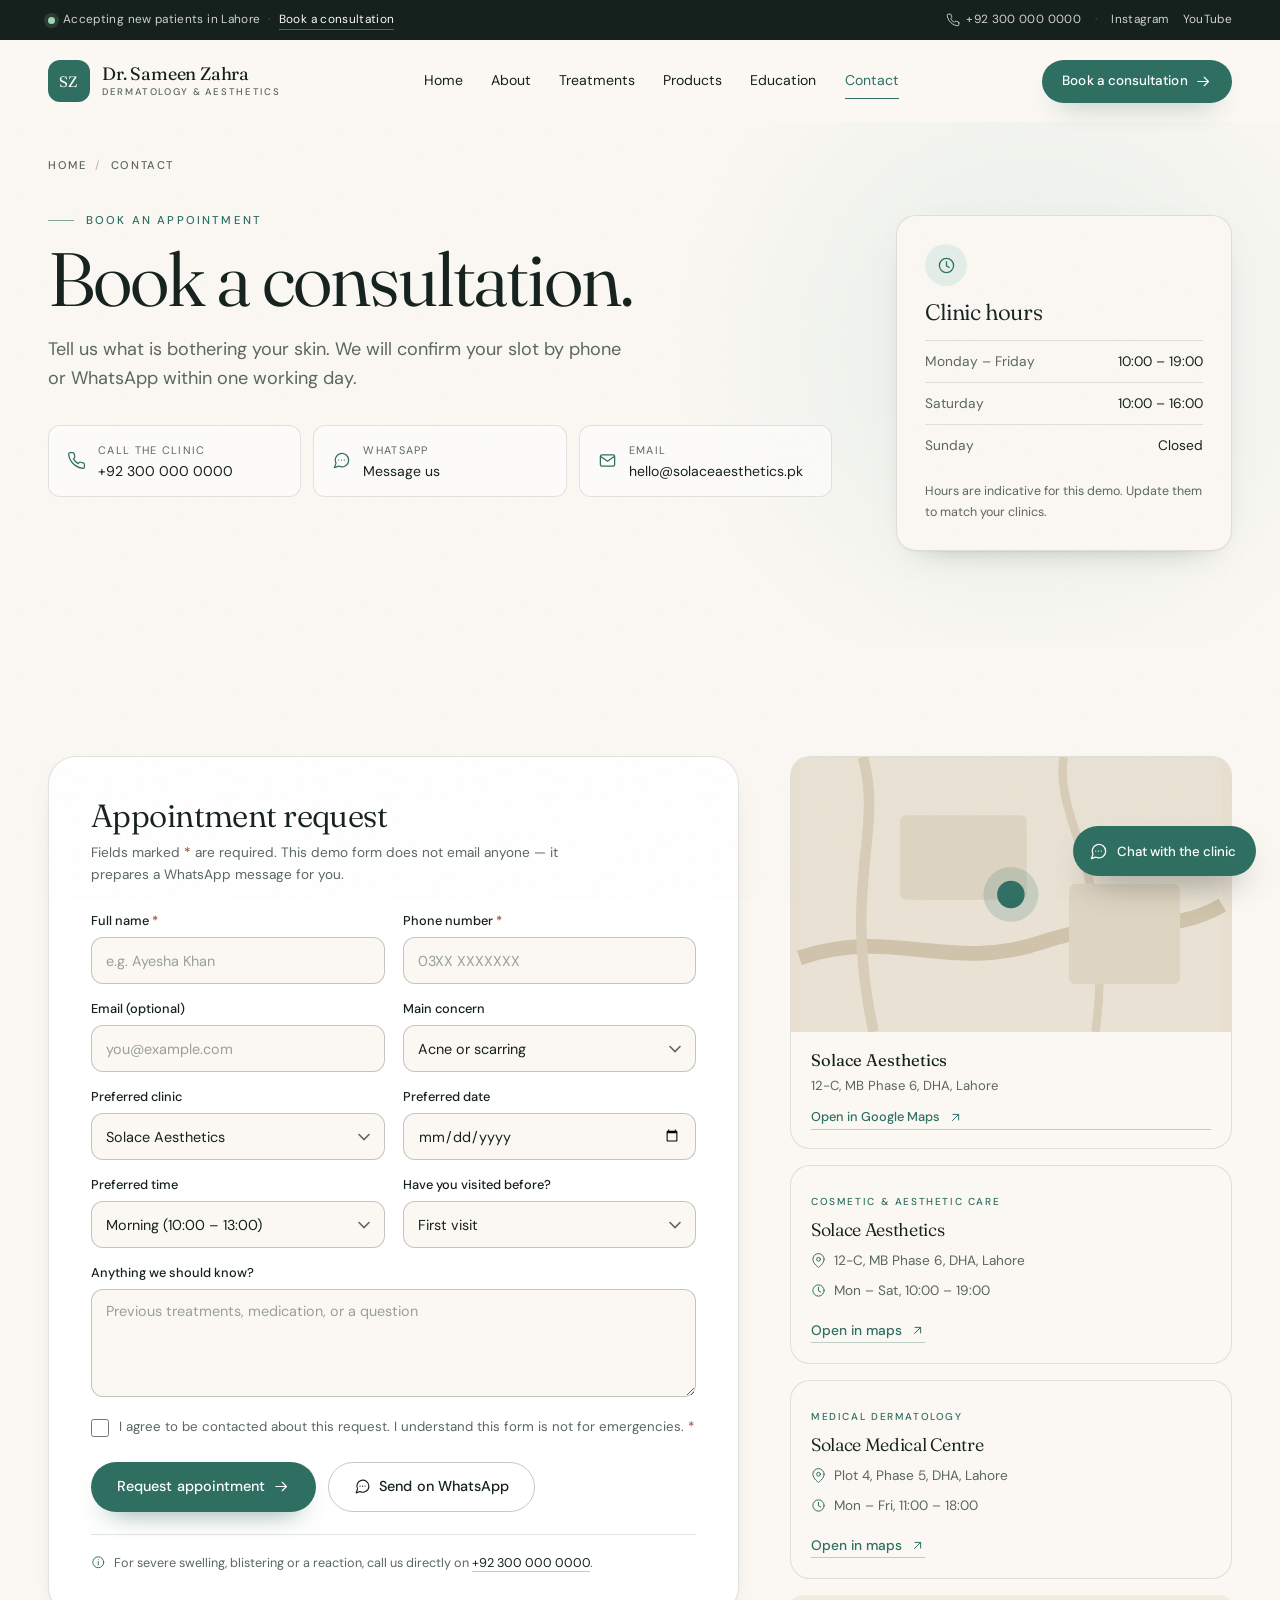
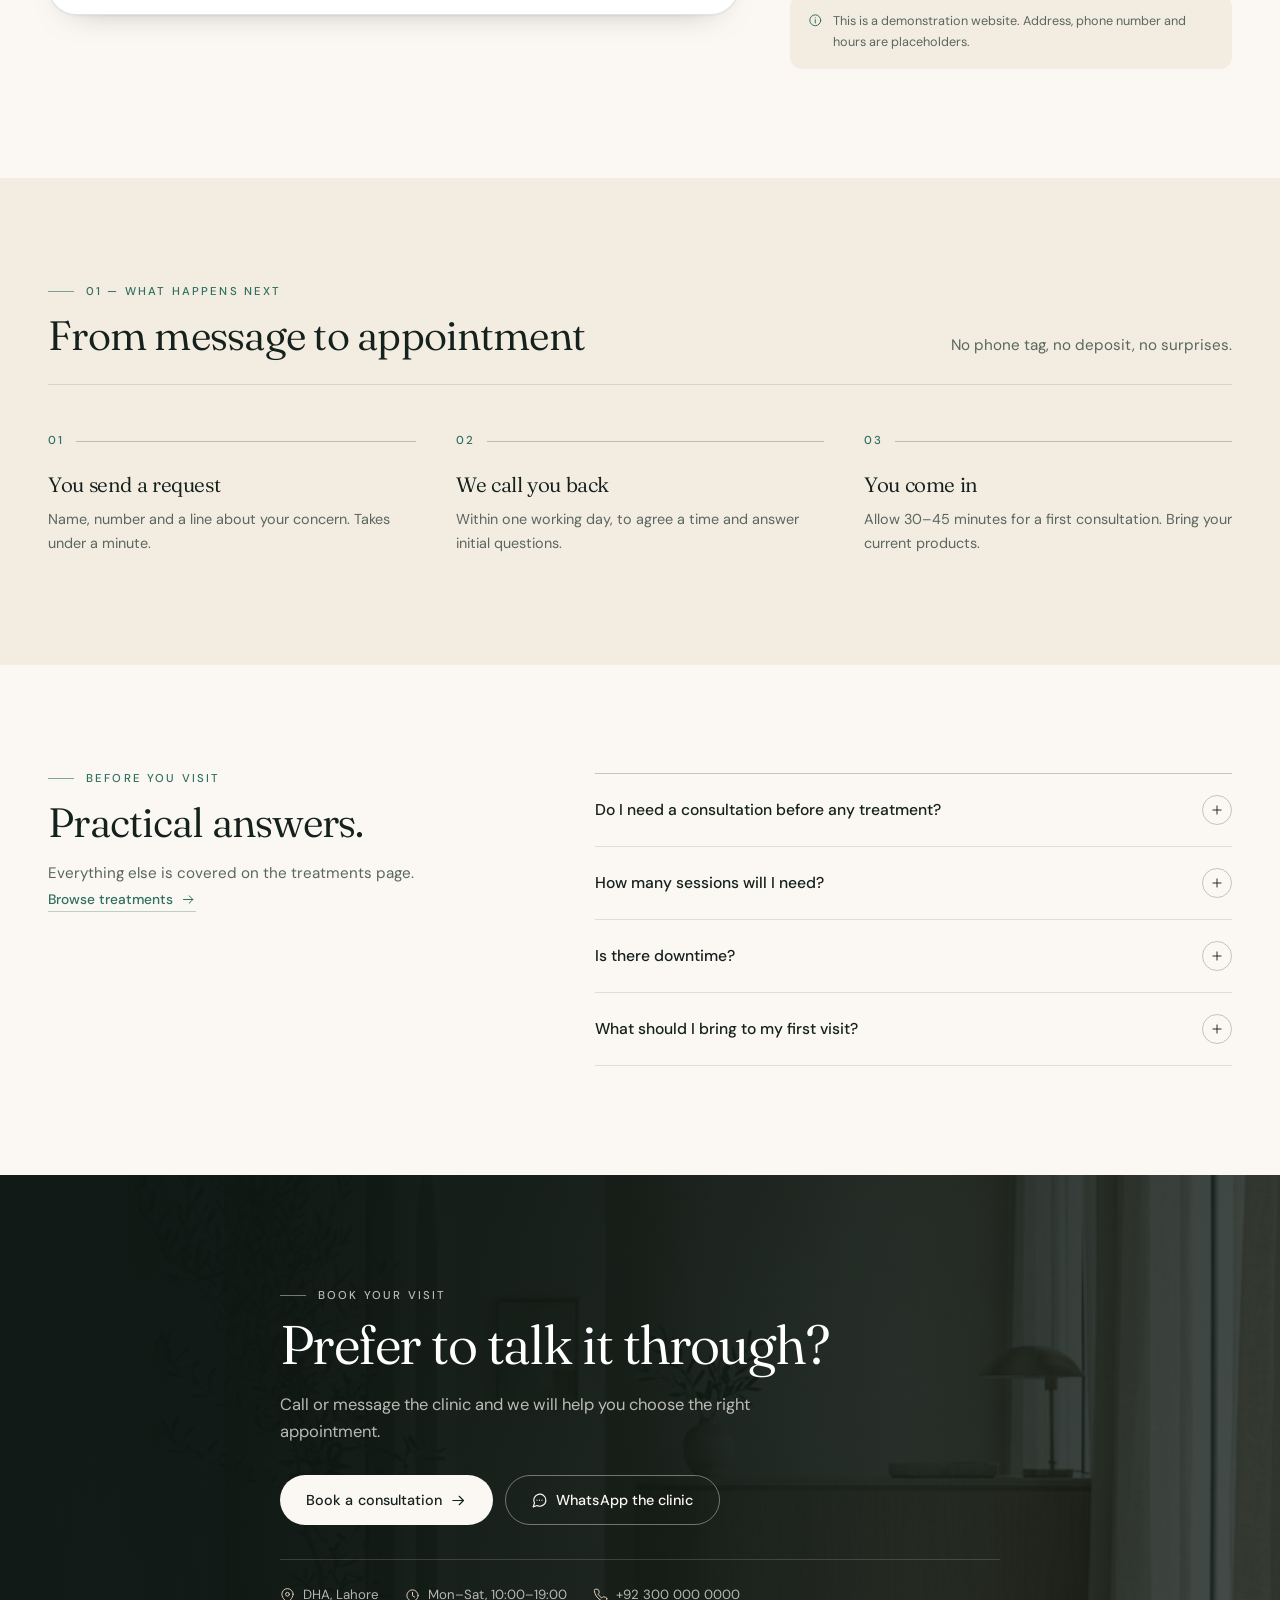
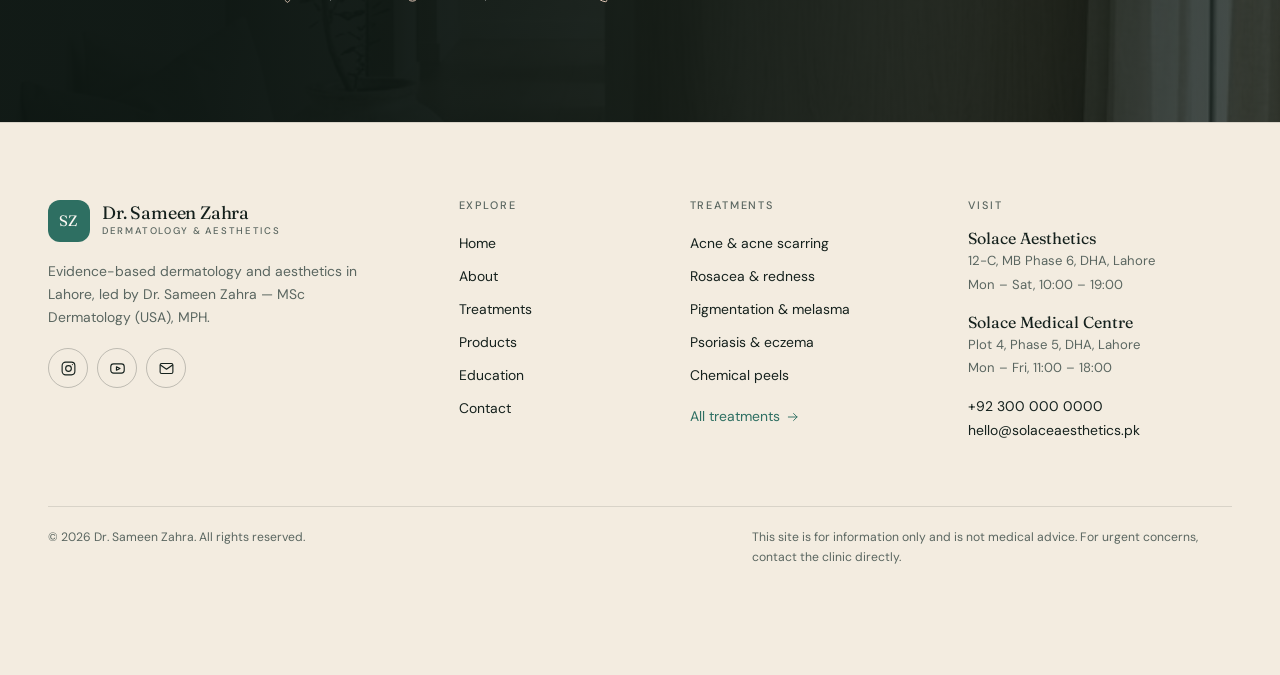
<file: contact.html>
<!DOCTYPE html>
<html lang="en">
<head>
<meta charset="utf-8">
<meta name="viewport" content="width=device-width, initial-scale=1, viewport-fit=cover">
<title>Book an Appointment | Dr. Sameen Zahra, Lahore</title>
<meta name="description" content="Book a dermatology or aesthetics consultation with Dr. Sameen Zahra at Solace Aesthetics or Solace Medical Centre, DHA Lahore.">
<meta name="theme-color" content="#FBF8F3">
<meta name="color-scheme" content="light">
<link rel="canonical" href="https://waleedinfo077-sudo.github.io/Dr-zahra-demo-website-/contact.html">

<meta property="og:type" content="website">
<meta property="og:site_name" content="Dr. Sameen Zahra">
<meta property="og:locale" content="en_PK">
<meta property="og:title" content="Book an Appointment | Dr. Sameen Zahra, Lahore">
<meta property="og:description" content="Book a dermatology or aesthetics consultation with Dr. Sameen Zahra at Solace Aesthetics or Solace Medical Centre, DHA Lahore.">
<meta property="og:url" content="https://waleedinfo077-sudo.github.io/Dr-zahra-demo-website-/contact.html">
<meta property="og:image" content="https://waleedinfo077-sudo.github.io/Dr-zahra-demo-website-/assets/images/og-image.jpg">
<meta property="og:image:width" content="1200">
<meta property="og:image:height" content="630">
<meta property="og:image:alt" content="Dr. Sameen Zahra — dermatology and aesthetics in Lahore">
<meta name="twitter:card" content="summary_large_image">
<meta name="twitter:title" content="Book an Appointment | Dr. Sameen Zahra, Lahore">
<meta name="twitter:description" content="Book a dermatology or aesthetics consultation with Dr. Sameen Zahra at Solace Aesthetics or Solace Medical Centre, DHA Lahore.">
<meta name="twitter:image" content="https://waleedinfo077-sudo.github.io/Dr-zahra-demo-website-/assets/images/og-image.jpg">
<link rel="icon" href="assets/favicon.svg" type="image/svg+xml">
<link rel="apple-touch-icon" href="assets/favicon.svg">
<link rel="preconnect" href="https://fonts.googleapis.com">
<link rel="preconnect" href="https://fonts.gstatic.com" crossorigin>
<link rel="preload" as="image" href="assets/images/clinic-reception.jpg">
<link href="https://fonts.googleapis.com/css2?family=DM+Sans:ital,opsz,wght@0,9..40,300..600;1,9..40,400&family=Fraunces:ital,opsz,wght@0,9..144,300..600;1,9..144,300..500&display=swap" rel="stylesheet">
<link rel="stylesheet" href="css/style.css">
<script type="application/ld+json">{"@context": "https://schema.org", "@type": "FAQPage", "mainEntity": [{"@type": "Question", "name": "Do I need a consultation before any treatment?", "acceptedAnswer": {"@type": "Answer", "text": "Yes. Every plan starts with an assessment of your skin, history and goals. It protects you from treatments that won't help and lets us set honest expectations."}}, {"@type": "Question", "name": "How many sessions will I need?", "acceptedAnswer": {"@type": "Answer", "text": "It depends on the treatment, your skin and how it responds. You'll leave the consultation with an estimated number of sessions and the total cost before you commit."}}, {"@type": "Question", "name": "Is there downtime?", "acceptedAnswer": {"@type": "Answer", "text": "Some treatments cause mild redness, tightness or flaking for a few days. Your clinician will tell you exactly what to expect and how to care for your skin afterwards."}}, {"@type": "Question", "name": "What should I bring to my first visit?", "acceptedAnswer": {"@type": "Answer", "text": "Your current products, a list of any medication or supplements, and any previous prescriptions or test results. Photos of past flares are genuinely useful."}}, {"@type": "Question", "name": "Do you treat all skin tones?", "acceptedAnswer": {"@type": "Answer", "text": "Yes. Protocols for peels, lasers and pigmentation are selected with your skin tone in mind, because the same settings do not suit everyone."}}, {"@type": "Question", "name": "Can I book for a family member?", "acceptedAnswer": {"@type": "Answer", "text": "Of course. Add their name in the message field and we'll book them in. Patients under 18 need a parent or guardian present."}}]}</script>
<script type="application/ld+json">{"@context": "https://schema.org", "@type": "BreadcrumbList", "itemListElement": [{"@type": "ListItem", "position": 1, "name": "Home", "item": "https://waleedinfo077-sudo.github.io/Dr-zahra-demo-website-/"}, {"@type": "ListItem", "position": 2, "name": "Contact", "item": "https://waleedinfo077-sudo.github.io/Dr-zahra-demo-website-/contact.html"}]}</script>
</head>
<body data-page="contact">
<svg class="sprite" aria-hidden="true" focusable="false" width="0" height="0"><symbol id="i-arrow-right" viewBox="0 0 24 24"><path d="M4 12h15M13 6l6 6-6 6"/></symbol><symbol id="i-arrow-up-right" viewBox="0 0 24 24"><path d="M7 17 17 7M8 7h9v9"/></symbol><symbol id="i-chevron-left" viewBox="0 0 24 24"><path d="m15 5-7 7 7 7"/></symbol><symbol id="i-chevron-right" viewBox="0 0 24 24"><path d="m9 5 7 7-7 7"/></symbol><symbol id="i-chevron-down" viewBox="0 0 24 24"><path d="m6 9 6 6 6-6"/></symbol><symbol id="i-check" viewBox="0 0 24 24"><path d="m4 12.5 5 5L20 6.5"/></symbol><symbol id="i-plus" viewBox="0 0 24 24"><path d="M12 5v14M5 12h14"/></symbol><symbol id="i-close" viewBox="0 0 24 24"><path d="M6 6l12 12M18 6 6 18"/></symbol><symbol id="i-phone" viewBox="0 0 24 24"><path d="M22 16.9v3a2 2 0 0 1-2.2 2 19.8 19.8 0 0 1-8.6-3.1 19.5 19.5 0 0 1-6-6A19.8 19.8 0 0 1 2.1 4.2 2 2 0 0 1 4.1 2h3a2 2 0 0 1 2 1.7c.1 1 .4 1.9.7 2.8a2 2 0 0 1-.5 2.1L8.1 9.9a16 16 0 0 0 6 6l1.3-1.3a2 2 0 0 1 2.1-.4c.9.3 1.8.6 2.8.7a2 2 0 0 1 1.7 2Z"/></symbol><symbol id="i-pin" viewBox="0 0 24 24"><path d="M21 10c0 7-9 13-9 13s-9-6-9-13a9 9 0 0 1 18 0Z"/><circle cx="12" cy="10" r="3"/></symbol><symbol id="i-clock" viewBox="0 0 24 24"><circle cx="12" cy="12" r="9"/><path d="M12 7v5.5l3.5 2"/></symbol><symbol id="i-mail" viewBox="0 0 24 24"><rect x="3" y="5" width="18" height="14" rx="2"/><path d="m3.5 7 8.5 6 8.5-6"/></symbol><symbol id="i-message" viewBox="0 0 24 24"><path d="M21 11.5a8.5 8.5 0 0 1-12.6 7.5L3 21l2-5.4A8.5 8.5 0 1 1 21 11.5Z"/><path d="M8.5 11.5h.01M12 11.5h.01M15.5 11.5h.01"/></symbol><symbol id="i-instagram" viewBox="0 0 24 24"><rect x="3" y="3" width="18" height="18" rx="5"/><circle cx="12" cy="12" r="4"/><path d="M17.5 6.5h.01"/></symbol><symbol id="i-youtube" viewBox="0 0 24 24"><rect x="2.5" y="5.5" width="19" height="13" rx="4"/><path d="m10.5 9.5 5 2.5-5 2.5Z"/></symbol><symbol id="i-star" viewBox="0 0 24 24"><path d="m12 3.5 2.7 5.7 6.3.8-4.6 4.4 1.2 6.1L12 17.6l-5.6 2.9 1.2-6.1L3 10l6.3-.8Z"/></symbol><symbol id="i-drop" viewBox="0 0 24 24"><path d="M12 3s6 6.5 6 10.5A6 6 0 0 1 6 13.5C6 9.5 12 3 12 3Z"/></symbol><symbol id="i-spark" viewBox="0 0 24 24"><path d="m12 3 1.9 5.1L19 10l-5.1 1.9L12 17l-1.9-5.1L5 10l5.1-1.9Z"/><path d="M18.5 15.5l.7 1.8 1.8.7-1.8.7-.7 1.8-.7-1.8-1.8-.7 1.8-.7Z"/></symbol><symbol id="i-sun" viewBox="0 0 24 24"><circle cx="12" cy="12" r="4.2"/><path d="M12 2v2.2M12 19.8V22M4.2 12H2M22 12h-2.2M5.6 5.6l1.6 1.6M16.8 16.8l1.6 1.6M18.4 5.6l-1.6 1.6M7.2 16.8l-1.6 1.6"/></symbol><symbol id="i-shield" viewBox="0 0 24 24"><path d="M12 3 5 5.8v5.4c0 4.4 2.9 7.5 7 9 4.1-1.5 7-4.6 7-9V5.8Z"/><path d="m9 12 2 2 4-4"/></symbol><symbol id="i-layers" viewBox="0 0 24 24"><path d="m12 3 9 4.7-9 4.7-9-4.7Z"/><path d="m3 12.4 9 4.7 9-4.7"/><path d="m3 16.6 9 4.7 9-4.7"/></symbol><symbol id="i-zap" viewBox="0 0 24 24"><path d="M13.5 2 4.5 14h6l-1 8 9-12h-6Z"/></symbol><symbol id="i-leaf" viewBox="0 0 24 24"><path d="M20.5 3.5S9 3.7 5.4 9.3A8.2 8.2 0 0 0 4 19.7c5 .4 10.2-1.6 13.2-6.7 2-3.4 3.3-9.5 3.3-9.5Z"/><path d="M4 20c2.8-5.2 6.2-7.6 11.5-9.7"/></symbol><symbol id="i-search" viewBox="0 0 24 24"><circle cx="11" cy="11" r="7"/><path d="m16.5 16.5 4.5 4.5"/></symbol><symbol id="i-heart" viewBox="0 0 24 24"><path d="M20.7 5.7a5.4 5.4 0 0 0-7.7 0l-1 1-1-1a5.4 5.4 0 0 0-7.7 7.7L12 21.5l8.7-8.1a5.4 5.4 0 0 0 0-7.7Z"/></symbol><symbol id="i-calendar" viewBox="0 0 24 24"><rect x="3.5" y="5" width="17" height="16" rx="2.5"/><path d="M8 3v4M16 3v4M3.5 10.5h17"/></symbol><symbol id="i-info" viewBox="0 0 24 24"><circle cx="12" cy="12" r="9"/><path d="M12 11v5.5M12 7.8h.01"/></symbol><symbol id="i-quote" viewBox="0 0 24 24"><path d="M9.5 6C6.4 7.6 5 10.2 5 13.4V18h6v-6H8.2c0-2 .8-3.5 2.5-4.6Z"/><path d="M19 6c-3.1 1.6-4.5 4.2-4.5 7.4V18h6v-6h-2.8c0-2 .8-3.5 2.5-4.6Z"/></symbol></svg>
<a class="skip-link" href="#main">Skip to content</a>
<div class="progress" aria-hidden="true"><span></span></div>
<header class="site-head" id="site-head">
  <div class="utility">
    <div class="shell utility-in">
      <p class="utility-note"><span class="pulse" aria-hidden="true"></span> Accepting new patients in Lahore <span class="utility-sep" aria-hidden="true">·</span> <a href="contact.html">Book a consultation</a></p>
      <div class="utility-meta">
        <a href="tel:+923000000000" class="utility-link"><svg class="ico" aria-hidden="true" focusable="false"><use href="#i-phone"/></svg><span>+92 300 000 0000</span></a>
        <span class="utility-sep" aria-hidden="true">·</span>
        <a href="https://instagram.com/zarashahhussain" class="utility-link" target="_blank" rel="noopener">Instagram</a>
        <a href="https://youtube.com/@SolaceMedicalandAesthetics" class="utility-link" target="_blank" rel="noopener">YouTube</a>
      </div>
    </div>
  </div>
  <div class="head">
    <div class="shell head-in">
      <a class="brand" href="index.html" aria-label="Dr. Sameen Zahra — home">
        <span class="brand-mark" aria-hidden="true">SZ</span>
        <span class="brand-text"><strong>Dr. Sameen Zahra</strong><small>Dermatology &amp; Aesthetics</small></span>
      </a>
      <nav class="nav" id="nav" aria-label="Primary"><a href="index.html">Home</a><a href="about.html">About</a><a href="treatments.html">Treatments</a><a href="products.html">Products</a><a href="education.html">Education</a><a href="contact.html" class="is-active" aria-current="page">Contact</a></nav>
      <div class="head-actions">
        <a class="btn btn--sm btn--primary" href="contact.html">Book a consultation <svg class="ico" aria-hidden="true" focusable="false"><use href="#i-arrow-right"/></svg></a>
        <button class="burger" type="button" aria-label="Open menu" aria-expanded="false" aria-controls="drawer">
          <span></span><span></span>
        </button>
      </div>
    </div>
  </div>
</header>
<div class="drawer" id="drawer" aria-hidden="true">
  <div class="drawer-top"><a class="brand brand--stack" href="index.html" aria-label="Dr. Sameen Zahra — home">
        <span class="brand-mark" aria-hidden="true">SZ</span>
        <span class="brand-text"><strong>Dr. Sameen Zahra</strong><small>Dermatology &amp; Aesthetics</small></span>
      </a>
    <button class="drawer-close" type="button" aria-label="Close menu"><svg class="ico" aria-hidden="true" focusable="false"><use href="#i-close"/></svg></button>
  </div>
  <nav class="drawer-nav" aria-label="Mobile"><a href="index.html"><span>Home</span><svg class="ico" aria-hidden="true" focusable="false"><use href="#i-arrow-up-right"/></svg></a><a href="about.html"><span>About</span><svg class="ico" aria-hidden="true" focusable="false"><use href="#i-arrow-up-right"/></svg></a><a href="treatments.html"><span>Treatments</span><svg class="ico" aria-hidden="true" focusable="false"><use href="#i-arrow-up-right"/></svg></a><a href="products.html"><span>Products</span><svg class="ico" aria-hidden="true" focusable="false"><use href="#i-arrow-up-right"/></svg></a><a href="education.html"><span>Education</span><svg class="ico" aria-hidden="true" focusable="false"><use href="#i-arrow-up-right"/></svg></a><a href="contact.html" class="is-active"><span>Contact</span><svg class="ico" aria-hidden="true" focusable="false"><use href="#i-arrow-up-right"/></svg></a></nav>
  <div class="drawer-foot">
    <a class="btn btn--primary" href="contact.html">Book a consultation <svg class="ico" aria-hidden="true" focusable="false"><use href="#i-arrow-right"/></svg></a>
    <a class="drawer-call" href="tel:+923000000000"><svg class="ico" aria-hidden="true" focusable="false"><use href="#i-phone"/></svg> +92 300 000 0000</a>
    <p>12-C, MB Phase 6, DHA, Lahore</p>
  </div>
</div>
<div class="scrim" id="scrim" hidden></div>
<main id="main">
<section class="page-hero page-hero--contact">
  <div class="shell">
    <nav class="crumbs" aria-label="Breadcrumb"><a href="index.html">Home</a><span aria-hidden="true">/</span><span>Contact</span></nav>
    <div class="contact-head">
      <div>
        <p class="eyebrow"><span class="eyebrow-dash" aria-hidden="true"></span>Book an appointment</p>
        <h1 class="display">Book a consultation.</h1>
        <p class="lead">Tell us what is bothering your skin. We will confirm your slot by phone or WhatsApp within one working day.</p>
        <ul class="contact-quick">
          <li><a href="tel:+923000000000"><svg class="ico" aria-hidden="true" focusable="false"><use href="#i-phone"/></svg><span><small>Call the clinic</small><b>+92 300 000 0000</b></span></a></li>
          <li><a href="https://wa.me/923000000000" data-wa target="_blank" rel="noopener"><svg class="ico" aria-hidden="true" focusable="false"><use href="#i-message"/></svg><span><small>WhatsApp</small><b>Message us</b></span></a></li>
          <li><a href="mailto:hello@solaceaesthetics.pk"><svg class="ico" aria-hidden="true" focusable="false"><use href="#i-mail"/></svg><span><small>Email</small><b>hello@solaceaesthetics.pk</b></span></a></li>
        </ul>
      </div>
      <aside class="aside-card reveal">
        <span class="aside-icon"><svg class="ico" aria-hidden="true" focusable="false"><use href="#i-clock"/></svg></span>
        <h2>Clinic hours</h2>
        <dl class="hours">
          <div><dt>Monday – Friday</dt><dd>10:00 – 19:00</dd></div>
          <div><dt>Saturday</dt><dd>10:00 – 16:00</dd></div>
          <div><dt>Sunday</dt><dd>Closed</dd></div>
        </dl>
        <p class="aside-note">Hours are indicative for this demo. Update them to match your clinics.</p>
      </aside>
    </div>
  </div>
</section>
<section class="section">
  <div class="shell book-grid">
    <form class="booking-form" id="bookingForm" novalidate>
      <div class="form-head">
        <h2>Appointment request</h2>
        <p>Fields marked <span class="req">*</span> are required. This demo form does not email anyone — it prepares a WhatsApp message for you.</p>
      </div>
      <div class="form-grid">
        <div class="field">
      <label for="f-name">Full name <span class="req" aria-hidden="true">*</span></label>
      <input id="f-name" name="name" type="text" placeholder="e.g. Ayesha Khan" required aria-required="true" autocomplete="name">
      <span class="field-err" data-err="name" aria-live="polite"></span>
    </div>
        <div class="field">
      <label for="f-phone">Phone number <span class="req" aria-hidden="true">*</span></label>
      <input id="f-phone" name="phone" type="tel" placeholder="03XX XXXXXXX" required aria-required="true" autocomplete="tel">
      <span class="field-err" data-err="phone" aria-live="polite"></span>
    </div>
        <div class="field">
      <label for="f-email">Email (optional)</label>
      <input id="f-email" name="email" type="email" placeholder="you@example.com" autocomplete="email">
      <span class="field-err" data-err="email" aria-live="polite"></span>
    </div>
        <div class="field">
      <label for="f-concern">Main concern</label>
      <select id="f-concern" name="concern"><option value="Acne or scarring">Acne or scarring</option><option value="Rosacea or redness">Rosacea or redness</option><option value="Pigmentation or melasma">Pigmentation or melasma</option><option value="Psoriasis or eczema">Psoriasis or eczema</option><option value="Chemical peel">Chemical peel</option><option value="Laser or light">Laser or light</option><option value="Anti-ageing">Anti-ageing</option><option value="Hair or scalp">Hair or scalp</option><option value="Skin check">Skin check</option><option value="Something else">Something else</option></select>
      <span class="field-err" data-err="concern" aria-live="polite"></span>
    </div>
        <div class="field">
      <label for="f-clinic">Preferred clinic</label>
      <select id="f-clinic" name="clinic"><option value="Solace Aesthetics">Solace Aesthetics</option><option value="Solace Medical Centre">Solace Medical Centre</option><option value="Either clinic">Either clinic</option></select>
      <span class="field-err" data-err="clinic" aria-live="polite"></span>
    </div>
        <div class="field">
      <label for="f-date">Preferred date</label>
      <input id="f-date" name="date" type="date" placeholder="" min="2026-11-17">
      <span class="field-err" data-err="date" aria-live="polite"></span>
    </div>
        <div class="field">
      <label for="f-time">Preferred time</label>
      <select id="f-time" name="time"><option value="Morning (10:00 – 13:00)">Morning (10:00 – 13:00)</option><option value="Afternoon (13:00 – 16:00)">Afternoon (13:00 – 16:00)</option><option value="Evening (16:00 – 19:00)">Evening (16:00 – 19:00)</option><option value="Any time">Any time</option></select>
      <span class="field-err" data-err="time" aria-live="polite"></span>
    </div>
        <div class="field">
      <label for="f-visit">Have you visited before?</label>
      <select id="f-visit" name="visit"><option value="First visit">First visit</option><option value="Returning patient">Returning patient</option></select>
      <span class="field-err" data-err="visit" aria-live="polite"></span>
    </div>
        <div class="field">
      <label for="f-message">Anything we should know?</label>
      <textarea id="f-message" name="message" rows="4" placeholder="Previous treatments, medication, or a question"></textarea>
      <span class="field-err" data-err="message" aria-live="polite"></span>
    </div>
      </div>
      <label class="check">
        <input type="checkbox" name="consent" required>
        <span>I agree to be contacted about this request. I understand this form is not for emergencies. <span class="req" aria-hidden="true">*</span></span>
      </label>
      <span class="field-err" data-err="consent" aria-live="polite"></span>
      <p class="field-err" data-err="form" aria-live="polite"></p>
      <div class="row form-actions">
        <button class="btn btn--primary" type="submit">Request appointment <svg class="ico" aria-hidden="true" focusable="false"><use href="#i-arrow-right"/></svg></button>
        <button class="btn btn--ghost" type="button" id="waSend"><svg class="ico" aria-hidden="true" focusable="false"><use href="#i-message"/></svg> Send on WhatsApp</button>
      </div>
      <div class="form-success" data-success hidden role="status" aria-live="polite">
        <span class="success-icon"><svg class="ico" aria-hidden="true" focusable="false"><use href="#i-check"/></svg></span>
        <div>
          <h3>Request ready</h3>
          <p data-success-text>Your details are ready. Send them on WhatsApp to finish booking — the clinic replies within one working day.</p>
          <div class="row">
            <a class="btn btn--primary" href="#" data-wa data-success-wa target="_blank" rel="noopener"><svg class="ico" aria-hidden="true" focusable="false"><use href="#i-message"/></svg> Send on WhatsApp</a>
            <button class="btn btn--ghost" type="button" data-reset>Edit details</button>
          </div>
        </div>
      </div>
      <p class="form-emergency"><svg class="ico" aria-hidden="true" focusable="false"><use href="#i-info"/></svg><span>For severe swelling, blistering or a reaction, call us directly on <a href="tel:+923000000000">+92 300 000 0000</a>.</span></p>
    </form>
    <aside class="book-aside">
      <div class="map-card reveal">
        <div class="map-art" aria-hidden="true">
          <svg viewBox="0 0 400 260" role="presentation">
            <rect width="400" height="260" fill="#E9E2D4"/>
            <path d="M0 190 C90 160 140 205 230 175 C310 148 350 170 400 140" fill="none" stroke="#CFC3AC" stroke-width="14"/>
            <path d="M60 0 C80 70 40 120 70 260" fill="none" stroke="#D8CDB8" stroke-width="10"/>
            <path d="M250 0 C240 60 300 110 280 260" fill="none" stroke="#D8CDB8" stroke-width="8"/>
            <rect x="95" y="55" width="120" height="80" rx="6" fill="#DED4C2"/>
            <rect x="255" y="120" width="105" height="95" rx="6" fill="#DED4C2"/>
            <circle cx="200" cy="130" r="13" fill="#2F6F63"/>
            <circle cx="200" cy="130" r="26" fill="#2F6F63" opacity=".18"/>
          </svg>
        </div>
        <div class="map-meta">
          <b>Solace Aesthetics</b>
          <span>12-C, MB Phase 6, DHA, Lahore</span>
          <a class="link-arrow" href="https://www.google.com/maps/search/?api=1&query=DHA+Phase+6+Lahore" target="_blank" rel="noopener">Open in Google Maps <svg class="ico" aria-hidden="true" focusable="false"><use href="#i-arrow-up-right"/></svg></a>
        </div>
      </div>
      <article class="clinic-card clinic-card--compact reveal">
          <span class="clinic-tag">Cosmetic & aesthetic care</span>
          <h3>Solace Aesthetics</h3>
          <p class="clinic-line"><svg class="ico" aria-hidden="true" focusable="false"><use href="#i-pin"/></svg> 12-C, MB Phase 6, DHA, Lahore</p>
          <p class="clinic-line"><svg class="ico" aria-hidden="true" focusable="false"><use href="#i-clock"/></svg> Mon – Sat, 10:00 – 19:00</p>
          <a class="link-arrow" href="https://www.google.com/maps/search/?api=1&query=DHA+Phase+6+Lahore" target="_blank" rel="noopener">Open in maps <svg class="ico" aria-hidden="true" focusable="false"><use href="#i-arrow-up-right"/></svg></a>
        </article><article class="clinic-card clinic-card--compact reveal">
          <span class="clinic-tag">Medical dermatology</span>
          <h3>Solace Medical Centre</h3>
          <p class="clinic-line"><svg class="ico" aria-hidden="true" focusable="false"><use href="#i-pin"/></svg> Plot 4, Phase 5, DHA, Lahore</p>
          <p class="clinic-line"><svg class="ico" aria-hidden="true" focusable="false"><use href="#i-clock"/></svg> Mon – Fri, 11:00 – 18:00</p>
          <a class="link-arrow" href="https://www.google.com/maps/search/?api=1&query=DHA+Phase+6+Lahore" target="_blank" rel="noopener">Open in maps <svg class="ico" aria-hidden="true" focusable="false"><use href="#i-arrow-up-right"/></svg></a>
        </article>
      <div class="aside-note-card reveal">
        <svg class="ico" aria-hidden="true" focusable="false"><use href="#i-info"/></svg>
        <p>This is a demonstration website. Address, phone number and hours are placeholders.</p>
      </div>
    </aside>
  </div>
</section>
<section class="section section--cream">
  <div class="shell">
    <div class="sec-head reveal">
      <div class="sec-head-main">
        <p class="eyebrow"><span class="eyebrow-dash" aria-hidden="true"></span>01 — What happens next</p>
        <h2>From message to appointment</h2>
      </div>
      <div class="sec-head-side"><p class="sec-lead">No phone tag, no deposit, no surprises.</p></div>
    </div>
    <ol class="steps"><li class="step reveal"><span class="step-num">01</span><h3>You send a request</h3><p>Name, number and a line about your concern. Takes under a minute.</p></li><li class="step reveal"><span class="step-num">02</span><h3>We call you back</h3><p>Within one working day, to agree a time and answer initial questions.</p></li><li class="step reveal"><span class="step-num">03</span><h3>You come in</h3><p>Allow 30–45 minutes for a first consultation. Bring your current products.</p></li></ol>
  </div>
</section>
<section class="section">
  <div class="shell faq-grid">
    <div class="reveal">
      <p class="eyebrow"><span class="eyebrow-dash" aria-hidden="true"></span>Before you visit</p>
      <h2>Practical answers.</h2>
      <p class="sec-lead">Everything else is covered on the treatments page.</p>
      <a class="link-arrow" href="treatments.html">Browse treatments <svg class="ico" aria-hidden="true" focusable="false"><use href="#i-arrow-right"/></svg></a>
    </div>
    <div class="faq-list"><details class="faq-item reveal">
          <summary class="faq-q"><span>Do I need a consultation before any treatment?</span><span class="faq-icon" aria-hidden="true"><svg class="ico" aria-hidden="true" focusable="false"><use href="#i-plus"/></svg></span></summary>
          <div class="faq-a"><p>Yes. Every plan starts with an assessment of your skin, history and goals. It protects you from treatments that won't help and lets us set honest expectations.</p></div>
        </details><details class="faq-item reveal">
          <summary class="faq-q"><span>How many sessions will I need?</span><span class="faq-icon" aria-hidden="true"><svg class="ico" aria-hidden="true" focusable="false"><use href="#i-plus"/></svg></span></summary>
          <div class="faq-a"><p>It depends on the treatment, your skin and how it responds. You'll leave the consultation with an estimated number of sessions and the total cost before you commit.</p></div>
        </details><details class="faq-item reveal">
          <summary class="faq-q"><span>Is there downtime?</span><span class="faq-icon" aria-hidden="true"><svg class="ico" aria-hidden="true" focusable="false"><use href="#i-plus"/></svg></span></summary>
          <div class="faq-a"><p>Some treatments cause mild redness, tightness or flaking for a few days. Your clinician will tell you exactly what to expect and how to care for your skin afterwards.</p></div>
        </details><details class="faq-item reveal">
          <summary class="faq-q"><span>What should I bring to my first visit?</span><span class="faq-icon" aria-hidden="true"><svg class="ico" aria-hidden="true" focusable="false"><use href="#i-plus"/></svg></span></summary>
          <div class="faq-a"><p>Your current products, a list of any medication or supplements, and any previous prescriptions or test results. Photos of past flares are genuinely useful.</p></div>
        </details></div>
  </div>
</section>
<section class="cta-band">
  <img class="cta-bg" src="assets/images/clinic-reception.jpg" alt="" aria-hidden="true" loading="lazy">
  <div class="shell cta-in reveal">
    <p class="eyebrow eyebrow--light"><span class="eyebrow-dash" aria-hidden="true"></span>Book your visit</p>
    <h2 class="display">Prefer to talk it through?</h2>
    <p>Call or message the clinic and we will help you choose the right appointment.</p>
    <div class="row">
      <a class="btn btn--light" href="contact.html">Book a consultation <svg class="ico" aria-hidden="true" focusable="false"><use href="#i-arrow-right"/></svg></a>
      <a class="btn btn--ghost-light" href="https://wa.me/923000000000" data-wa target="_blank" rel="noopener"><svg class="ico" aria-hidden="true" focusable="false"><use href="#i-message"/></svg> WhatsApp the clinic</a>
    </div>
    <ul class="cta-meta">
      <li><svg class="ico" aria-hidden="true" focusable="false"><use href="#i-pin"/></svg> DHA, Lahore</li>
      <li><svg class="ico" aria-hidden="true" focusable="false"><use href="#i-clock"/></svg> Mon–Sat, 10:00–19:00</li>
      <li><svg class="ico" aria-hidden="true" focusable="false"><use href="#i-phone"/></svg> +92 300 000 0000</li>
    </ul>
  </div>
</section>
</main>
<footer class="site-foot">
  <div class="shell foot-grid">
    <div class="foot-brand">
      <a class="brand brand--foot" href="index.html" aria-label="Dr. Sameen Zahra — home">
        <span class="brand-mark" aria-hidden="true">SZ</span>
        <span class="brand-text"><strong>Dr. Sameen Zahra</strong><small>Dermatology &amp; Aesthetics</small></span>
      </a>
      <p>Evidence-based dermatology and aesthetics in Lahore, led by Dr. Sameen Zahra — MSc Dermatology (USA), MPH.</p>
      <div class="foot-social">
        <a href="https://instagram.com/zarashahhussain" target="_blank" rel="noopener" aria-label="Instagram"><svg class="ico" aria-hidden="true" focusable="false"><use href="#i-instagram"/></svg></a>
        <a href="https://youtube.com/@SolaceMedicalandAesthetics" target="_blank" rel="noopener" aria-label="YouTube"><svg class="ico" aria-hidden="true" focusable="false"><use href="#i-youtube"/></svg></a>
        <a href="mailto:hello@solaceaesthetics.pk" aria-label="Email"><svg class="ico" aria-hidden="true" focusable="false"><use href="#i-mail"/></svg></a>
      </div>
    </div>
    <nav class="foot-col" aria-label="Explore">
      <h2 class="foot-title">Explore</h2>
      <a href="index.html">Home</a><a href="about.html">About</a><a href="treatments.html">Treatments</a><a href="products.html">Products</a><a href="education.html">Education</a><a href="contact.html">Contact</a>
    </nav>
    <nav class="foot-col" aria-label="Treatments">
      <h2 class="foot-title">Treatments</h2>
      <a href="treatments.html">Acne & acne scarring</a><a href="treatments.html">Rosacea & redness</a><a href="treatments.html">Pigmentation & melasma</a><a href="treatments.html">Psoriasis & eczema</a><a href="treatments.html">Chemical peels</a>
      <a href="treatments.html" class="foot-more">All treatments <svg class="ico" aria-hidden="true" focusable="false"><use href="#i-arrow-right"/></svg></a>
    </nav>
    <div class="foot-col foot-col--visit">
      <h2 class="foot-title">Visit</h2>
      <div class="foot-clinic"><b>Solace Aesthetics</b><span>12-C, MB Phase 6, DHA, Lahore</span><span>Mon – Sat, 10:00 – 19:00</span></div><div class="foot-clinic"><b>Solace Medical Centre</b><span>Plot 4, Phase 5, DHA, Lahore</span><span>Mon – Fri, 11:00 – 18:00</span></div>
      <p class="foot-contact"><a href="tel:+923000000000">+92 300 000 0000</a><br><a href="mailto:hello@solaceaesthetics.pk">hello@solaceaesthetics.pk</a></p>
    </div>
  </div>
  <div class="shell foot-bottom">
    <p>&copy; 2026 Dr. Sameen Zahra. All rights reserved.</p>
    <p class="foot-disc">This site is for information only and is not medical advice. For urgent concerns, contact the clinic directly.</p>
  </div>
</footer>
<a class="wa-float" href="https://wa.me/923000000000" data-wa target="_blank" rel="noopener" aria-label="Chat on WhatsApp">
  <span class="wa-float-icon"><svg class="ico" aria-hidden="true" focusable="false"><use href="#i-message"/></svg></span><span class="wa-float-text">Chat with the clinic</span>
</a>
<button class="to-top" type="button" aria-label="Back to top"><svg class="ico" aria-hidden="true" focusable="false"><use href="#i-arrow-right"/></svg></button>
<dialog class="lightbox" id="lightbox" aria-label="Clinic gallery">
  <button class="lightbox-close" type="button" aria-label="Close gallery">&#215;</button>
  <button class="lightbox-nav lightbox-prev" type="button" aria-label="Previous image">&#8249;</button>
  <figure><img alt=""><figcaption></figcaption></figure>
  <button class="lightbox-nav lightbox-next" type="button" aria-label="Next image">&#8250;</button>
</dialog>
<script src="js/data.js" defer></script>
<script src="js/main.js" defer></script>
</body>
</html>
</file>
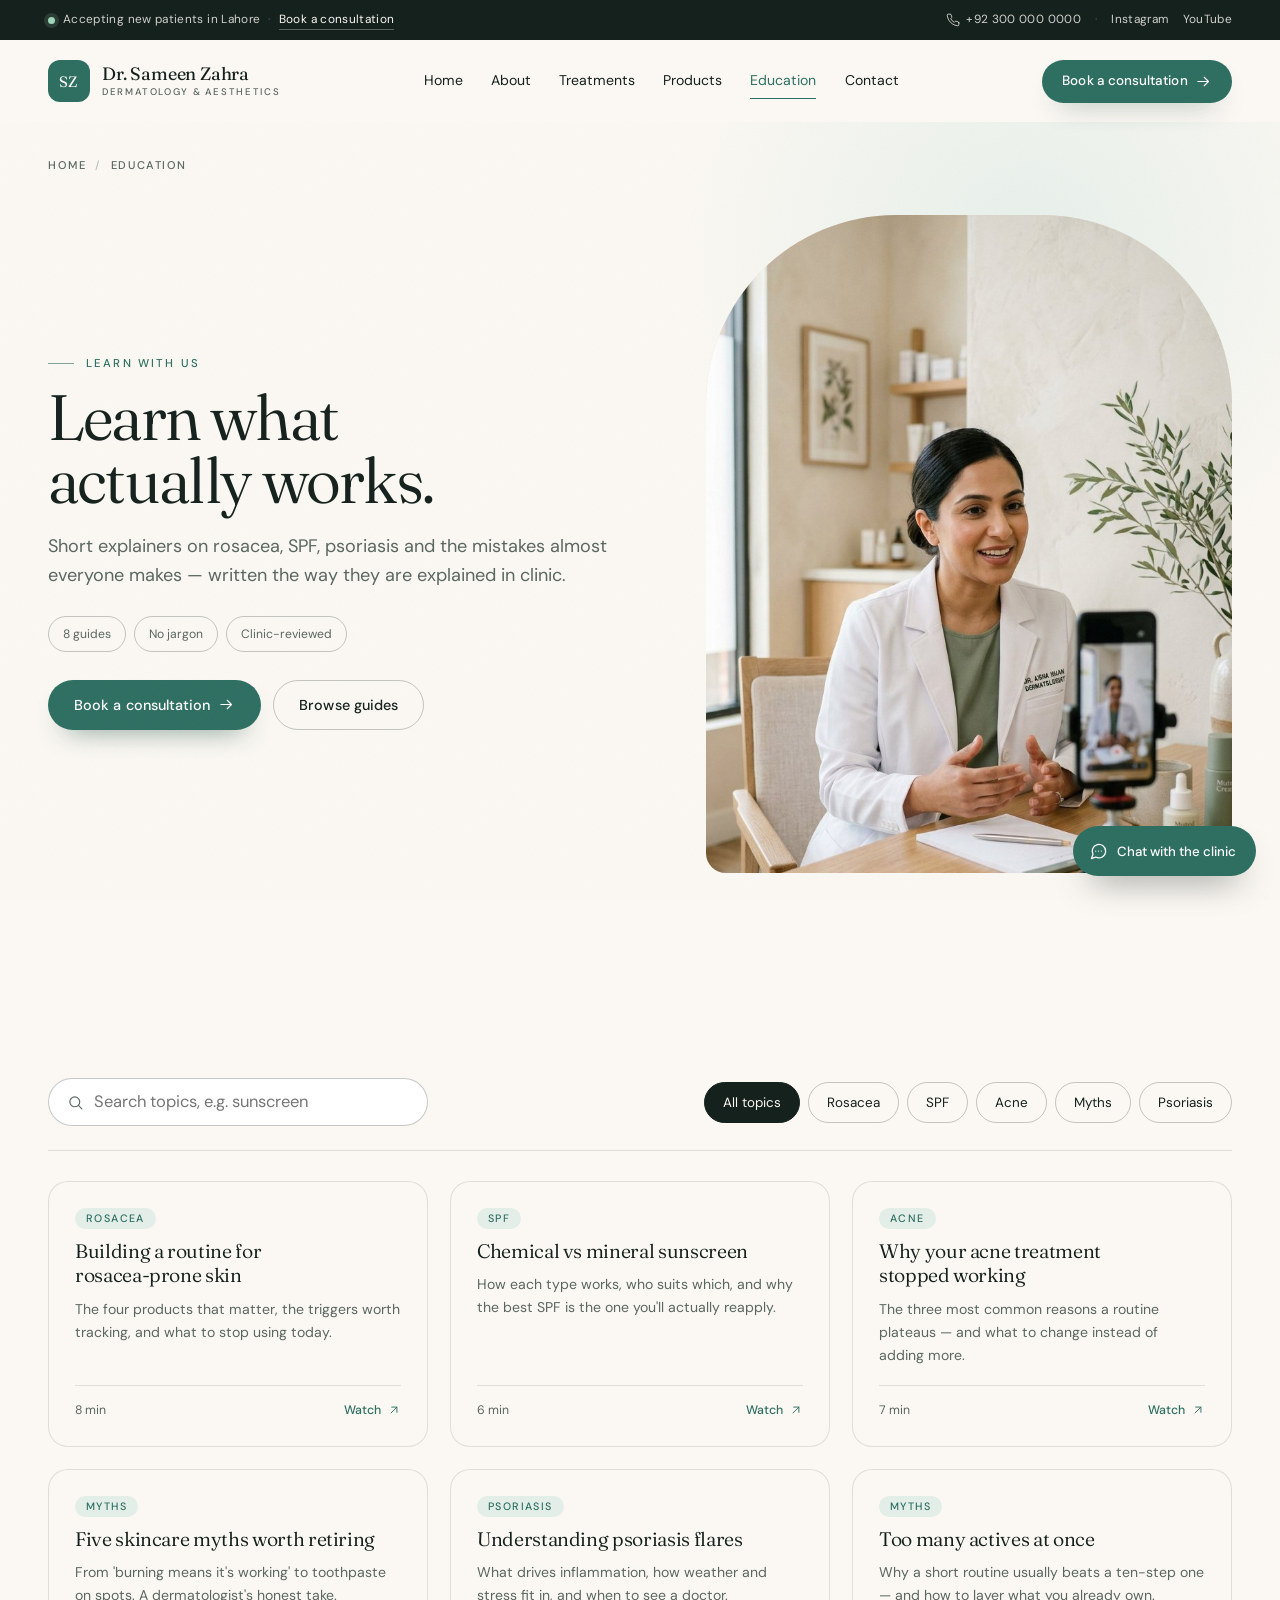
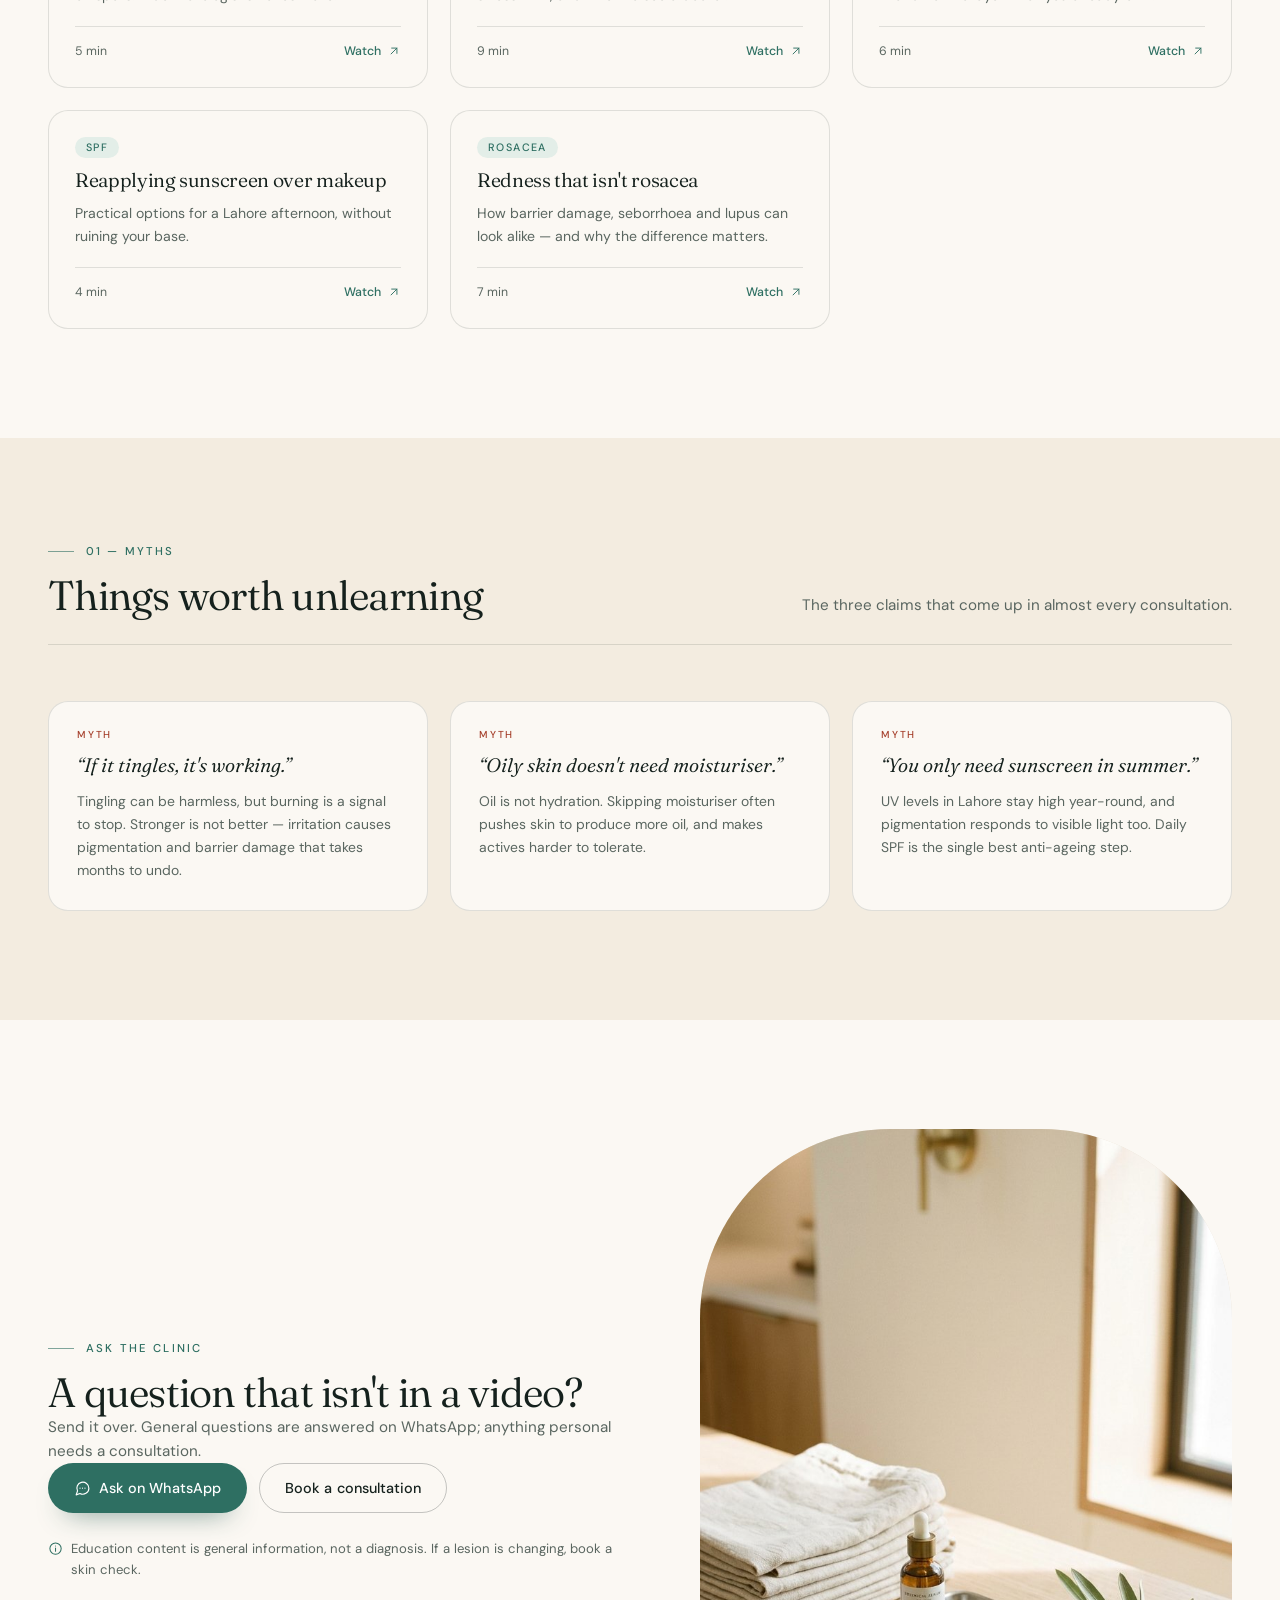
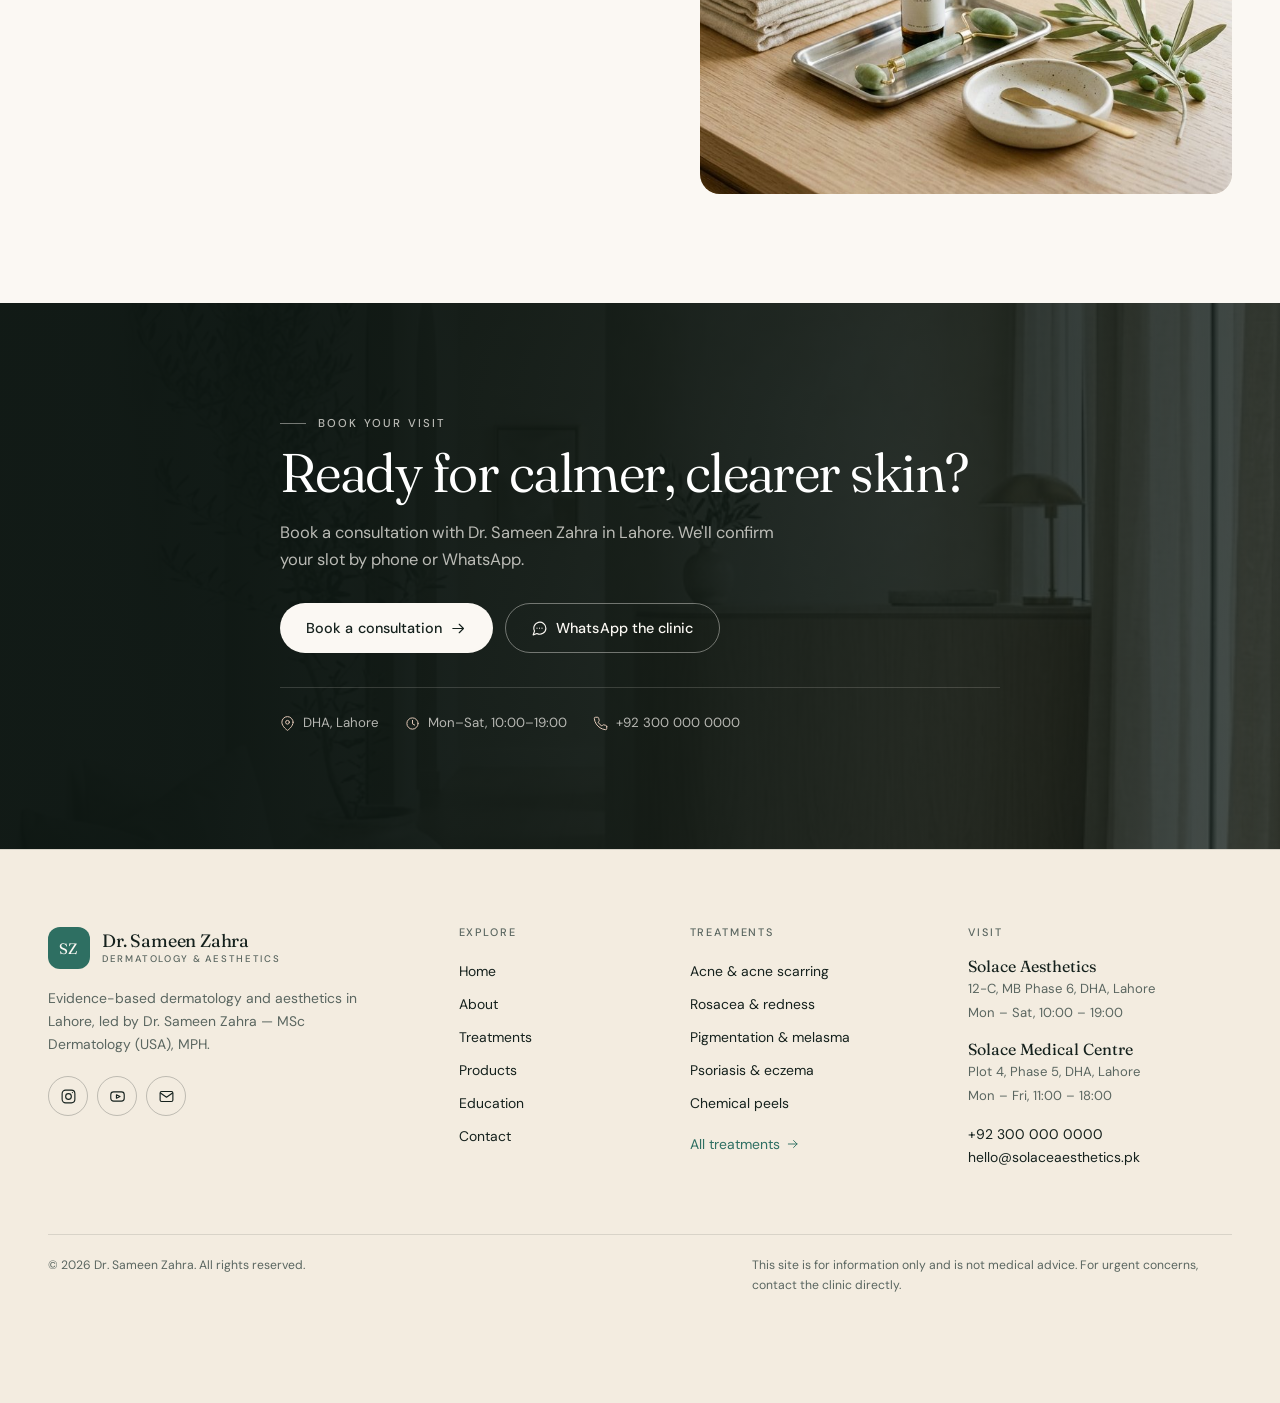
<file: education.html>
<!DOCTYPE html>
<html lang="en">
<head>
<meta charset="utf-8">
<meta name="viewport" content="width=device-width, initial-scale=1, viewport-fit=cover">
<title>Skincare Education | Dr. Sameen Zahra</title>
<meta name="description" content="Short, evidence-based guides on rosacea, sunscreen, acne, psoriasis and the skincare mistakes worth unlearning.">
<meta name="theme-color" content="#FBF8F3">
<meta name="color-scheme" content="light">
<link rel="canonical" href="https://waleedinfo077-sudo.github.io/Dr-zahra-demo-website-/education.html">

<meta property="og:type" content="website">
<meta property="og:site_name" content="Dr. Sameen Zahra">
<meta property="og:locale" content="en_PK">
<meta property="og:title" content="Skincare Education | Dr. Sameen Zahra">
<meta property="og:description" content="Short, evidence-based guides on rosacea, sunscreen, acne, psoriasis and the skincare mistakes worth unlearning.">
<meta property="og:url" content="https://waleedinfo077-sudo.github.io/Dr-zahra-demo-website-/education.html">
<meta property="og:image" content="https://waleedinfo077-sudo.github.io/Dr-zahra-demo-website-/assets/images/og-image.jpg">
<meta property="og:image:width" content="1200">
<meta property="og:image:height" content="630">
<meta property="og:image:alt" content="Dr. Sameen Zahra — dermatology and aesthetics in Lahore">
<meta name="twitter:card" content="summary_large_image">
<meta name="twitter:title" content="Skincare Education | Dr. Sameen Zahra">
<meta name="twitter:description" content="Short, evidence-based guides on rosacea, sunscreen, acne, psoriasis and the skincare mistakes worth unlearning.">
<meta name="twitter:image" content="https://waleedinfo077-sudo.github.io/Dr-zahra-demo-website-/assets/images/og-image.jpg">
<link rel="icon" href="assets/favicon.svg" type="image/svg+xml">
<link rel="apple-touch-icon" href="assets/favicon.svg">
<link rel="preconnect" href="https://fonts.googleapis.com">
<link rel="preconnect" href="https://fonts.gstatic.com" crossorigin>
<link rel="preload" as="image" href="assets/images/education-desk.jpg">
<link href="https://fonts.googleapis.com/css2?family=DM+Sans:ital,opsz,wght@0,9..40,300..600;1,9..40,400&family=Fraunces:ital,opsz,wght@0,9..144,300..600;1,9..144,300..500&display=swap" rel="stylesheet">
<link rel="stylesheet" href="css/style.css">
<script type="application/ld+json">{"@context": "https://schema.org", "@type": "BreadcrumbList", "itemListElement": [{"@type": "ListItem", "position": 1, "name": "Home", "item": "https://waleedinfo077-sudo.github.io/Dr-zahra-demo-website-/"}, {"@type": "ListItem", "position": 2, "name": "Education", "item": "https://waleedinfo077-sudo.github.io/Dr-zahra-demo-website-/education.html"}]}</script>
</head>
<body data-page="education">
<svg class="sprite" aria-hidden="true" focusable="false" width="0" height="0"><symbol id="i-arrow-right" viewBox="0 0 24 24"><path d="M4 12h15M13 6l6 6-6 6"/></symbol><symbol id="i-arrow-up-right" viewBox="0 0 24 24"><path d="M7 17 17 7M8 7h9v9"/></symbol><symbol id="i-chevron-left" viewBox="0 0 24 24"><path d="m15 5-7 7 7 7"/></symbol><symbol id="i-chevron-right" viewBox="0 0 24 24"><path d="m9 5 7 7-7 7"/></symbol><symbol id="i-chevron-down" viewBox="0 0 24 24"><path d="m6 9 6 6 6-6"/></symbol><symbol id="i-check" viewBox="0 0 24 24"><path d="m4 12.5 5 5L20 6.5"/></symbol><symbol id="i-plus" viewBox="0 0 24 24"><path d="M12 5v14M5 12h14"/></symbol><symbol id="i-close" viewBox="0 0 24 24"><path d="M6 6l12 12M18 6 6 18"/></symbol><symbol id="i-phone" viewBox="0 0 24 24"><path d="M22 16.9v3a2 2 0 0 1-2.2 2 19.8 19.8 0 0 1-8.6-3.1 19.5 19.5 0 0 1-6-6A19.8 19.8 0 0 1 2.1 4.2 2 2 0 0 1 4.1 2h3a2 2 0 0 1 2 1.7c.1 1 .4 1.9.7 2.8a2 2 0 0 1-.5 2.1L8.1 9.9a16 16 0 0 0 6 6l1.3-1.3a2 2 0 0 1 2.1-.4c.9.3 1.8.6 2.8.7a2 2 0 0 1 1.7 2Z"/></symbol><symbol id="i-pin" viewBox="0 0 24 24"><path d="M21 10c0 7-9 13-9 13s-9-6-9-13a9 9 0 0 1 18 0Z"/><circle cx="12" cy="10" r="3"/></symbol><symbol id="i-clock" viewBox="0 0 24 24"><circle cx="12" cy="12" r="9"/><path d="M12 7v5.5l3.5 2"/></symbol><symbol id="i-mail" viewBox="0 0 24 24"><rect x="3" y="5" width="18" height="14" rx="2"/><path d="m3.5 7 8.5 6 8.5-6"/></symbol><symbol id="i-message" viewBox="0 0 24 24"><path d="M21 11.5a8.5 8.5 0 0 1-12.6 7.5L3 21l2-5.4A8.5 8.5 0 1 1 21 11.5Z"/><path d="M8.5 11.5h.01M12 11.5h.01M15.5 11.5h.01"/></symbol><symbol id="i-instagram" viewBox="0 0 24 24"><rect x="3" y="3" width="18" height="18" rx="5"/><circle cx="12" cy="12" r="4"/><path d="M17.5 6.5h.01"/></symbol><symbol id="i-youtube" viewBox="0 0 24 24"><rect x="2.5" y="5.5" width="19" height="13" rx="4"/><path d="m10.5 9.5 5 2.5-5 2.5Z"/></symbol><symbol id="i-star" viewBox="0 0 24 24"><path d="m12 3.5 2.7 5.7 6.3.8-4.6 4.4 1.2 6.1L12 17.6l-5.6 2.9 1.2-6.1L3 10l6.3-.8Z"/></symbol><symbol id="i-drop" viewBox="0 0 24 24"><path d="M12 3s6 6.5 6 10.5A6 6 0 0 1 6 13.5C6 9.5 12 3 12 3Z"/></symbol><symbol id="i-spark" viewBox="0 0 24 24"><path d="m12 3 1.9 5.1L19 10l-5.1 1.9L12 17l-1.9-5.1L5 10l5.1-1.9Z"/><path d="M18.5 15.5l.7 1.8 1.8.7-1.8.7-.7 1.8-.7-1.8-1.8-.7 1.8-.7Z"/></symbol><symbol id="i-sun" viewBox="0 0 24 24"><circle cx="12" cy="12" r="4.2"/><path d="M12 2v2.2M12 19.8V22M4.2 12H2M22 12h-2.2M5.6 5.6l1.6 1.6M16.8 16.8l1.6 1.6M18.4 5.6l-1.6 1.6M7.2 16.8l-1.6 1.6"/></symbol><symbol id="i-shield" viewBox="0 0 24 24"><path d="M12 3 5 5.8v5.4c0 4.4 2.9 7.5 7 9 4.1-1.5 7-4.6 7-9V5.8Z"/><path d="m9 12 2 2 4-4"/></symbol><symbol id="i-layers" viewBox="0 0 24 24"><path d="m12 3 9 4.7-9 4.7-9-4.7Z"/><path d="m3 12.4 9 4.7 9-4.7"/><path d="m3 16.6 9 4.7 9-4.7"/></symbol><symbol id="i-zap" viewBox="0 0 24 24"><path d="M13.5 2 4.5 14h6l-1 8 9-12h-6Z"/></symbol><symbol id="i-leaf" viewBox="0 0 24 24"><path d="M20.5 3.5S9 3.7 5.4 9.3A8.2 8.2 0 0 0 4 19.7c5 .4 10.2-1.6 13.2-6.7 2-3.4 3.3-9.5 3.3-9.5Z"/><path d="M4 20c2.8-5.2 6.2-7.6 11.5-9.7"/></symbol><symbol id="i-search" viewBox="0 0 24 24"><circle cx="11" cy="11" r="7"/><path d="m16.5 16.5 4.5 4.5"/></symbol><symbol id="i-heart" viewBox="0 0 24 24"><path d="M20.7 5.7a5.4 5.4 0 0 0-7.7 0l-1 1-1-1a5.4 5.4 0 0 0-7.7 7.7L12 21.5l8.7-8.1a5.4 5.4 0 0 0 0-7.7Z"/></symbol><symbol id="i-calendar" viewBox="0 0 24 24"><rect x="3.5" y="5" width="17" height="16" rx="2.5"/><path d="M8 3v4M16 3v4M3.5 10.5h17"/></symbol><symbol id="i-info" viewBox="0 0 24 24"><circle cx="12" cy="12" r="9"/><path d="M12 11v5.5M12 7.8h.01"/></symbol><symbol id="i-quote" viewBox="0 0 24 24"><path d="M9.5 6C6.4 7.6 5 10.2 5 13.4V18h6v-6H8.2c0-2 .8-3.5 2.5-4.6Z"/><path d="M19 6c-3.1 1.6-4.5 4.2-4.5 7.4V18h6v-6h-2.8c0-2 .8-3.5 2.5-4.6Z"/></symbol></svg>
<a class="skip-link" href="#main">Skip to content</a>
<div class="progress" aria-hidden="true"><span></span></div>
<header class="site-head" id="site-head">
  <div class="utility">
    <div class="shell utility-in">
      <p class="utility-note"><span class="pulse" aria-hidden="true"></span> Accepting new patients in Lahore <span class="utility-sep" aria-hidden="true">·</span> <a href="contact.html">Book a consultation</a></p>
      <div class="utility-meta">
        <a href="tel:+923000000000" class="utility-link"><svg class="ico" aria-hidden="true" focusable="false"><use href="#i-phone"/></svg><span>+92 300 000 0000</span></a>
        <span class="utility-sep" aria-hidden="true">·</span>
        <a href="https://instagram.com/zarashahhussain" class="utility-link" target="_blank" rel="noopener">Instagram</a>
        <a href="https://youtube.com/@SolaceMedicalandAesthetics" class="utility-link" target="_blank" rel="noopener">YouTube</a>
      </div>
    </div>
  </div>
  <div class="head">
    <div class="shell head-in">
      <a class="brand" href="index.html" aria-label="Dr. Sameen Zahra — home">
        <span class="brand-mark" aria-hidden="true">SZ</span>
        <span class="brand-text"><strong>Dr. Sameen Zahra</strong><small>Dermatology &amp; Aesthetics</small></span>
      </a>
      <nav class="nav" id="nav" aria-label="Primary"><a href="index.html">Home</a><a href="about.html">About</a><a href="treatments.html">Treatments</a><a href="products.html">Products</a><a href="education.html" class="is-active" aria-current="page">Education</a><a href="contact.html">Contact</a></nav>
      <div class="head-actions">
        <a class="btn btn--sm btn--primary" href="contact.html">Book a consultation <svg class="ico" aria-hidden="true" focusable="false"><use href="#i-arrow-right"/></svg></a>
        <button class="burger" type="button" aria-label="Open menu" aria-expanded="false" aria-controls="drawer">
          <span></span><span></span>
        </button>
      </div>
    </div>
  </div>
</header>
<div class="drawer" id="drawer" aria-hidden="true">
  <div class="drawer-top"><a class="brand brand--stack" href="index.html" aria-label="Dr. Sameen Zahra — home">
        <span class="brand-mark" aria-hidden="true">SZ</span>
        <span class="brand-text"><strong>Dr. Sameen Zahra</strong><small>Dermatology &amp; Aesthetics</small></span>
      </a>
    <button class="drawer-close" type="button" aria-label="Close menu"><svg class="ico" aria-hidden="true" focusable="false"><use href="#i-close"/></svg></button>
  </div>
  <nav class="drawer-nav" aria-label="Mobile"><a href="index.html"><span>Home</span><svg class="ico" aria-hidden="true" focusable="false"><use href="#i-arrow-up-right"/></svg></a><a href="about.html"><span>About</span><svg class="ico" aria-hidden="true" focusable="false"><use href="#i-arrow-up-right"/></svg></a><a href="treatments.html"><span>Treatments</span><svg class="ico" aria-hidden="true" focusable="false"><use href="#i-arrow-up-right"/></svg></a><a href="products.html"><span>Products</span><svg class="ico" aria-hidden="true" focusable="false"><use href="#i-arrow-up-right"/></svg></a><a href="education.html" class="is-active"><span>Education</span><svg class="ico" aria-hidden="true" focusable="false"><use href="#i-arrow-up-right"/></svg></a><a href="contact.html"><span>Contact</span><svg class="ico" aria-hidden="true" focusable="false"><use href="#i-arrow-up-right"/></svg></a></nav>
  <div class="drawer-foot">
    <a class="btn btn--primary" href="contact.html">Book a consultation <svg class="ico" aria-hidden="true" focusable="false"><use href="#i-arrow-right"/></svg></a>
    <a class="drawer-call" href="tel:+923000000000"><svg class="ico" aria-hidden="true" focusable="false"><use href="#i-phone"/></svg> +92 300 000 0000</a>
    <p>12-C, MB Phase 6, DHA, Lahore</p>
  </div>
</div>
<div class="scrim" id="scrim" hidden></div>
<main id="main">
<section class="page-hero">
  <div class="shell">
    <nav class="crumbs" aria-label="Breadcrumb"><a href="index.html">Home</a><span aria-hidden="true">/</span><span>Education</span></nav>
    <div class="page-hero-grid">
      <div class="page-hero-copy">
        <p class="eyebrow"><span class="eyebrow-dash" aria-hidden="true"></span>Learn with us</p>
        <h1 class="display">Learn what actually works.</h1>
        <p class="lead">Short explainers on rosacea, SPF, psoriasis and the mistakes almost everyone makes — written the way they are explained in clinic.</p>
        <ul class="page-hero-meta"><li>8 guides</li><li>No jargon</li><li>Clinic-reviewed</li></ul>
        <div class="row">
          <a class="btn btn--primary" href="contact.html">Book a consultation <svg class="ico" aria-hidden="true" focusable="false"><use href="#i-arrow-right"/></svg></a>
          <a class="btn btn--ghost" href="#guides">Browse guides</a>
        </div>
      </div>
      <figure class="arch arch--page reveal">
        <img src="assets/images/education-desk.jpg" alt="Dr. Zahra recording an educational video" width="768" height="1376" fetchpriority="high">
      </figure>
    </div>
  </div>
</section>
<section class="section" id="guides">
  <div class="shell">
    <div class="edu-toolbar reveal">
      <label class="search-field">
        <svg class="ico" aria-hidden="true" focusable="false"><use href="#i-search"/></svg>
        <input type="search" placeholder="Search topics, e.g. sunscreen" aria-label="Search education topics" data-search-input>
      </label>
      <div class="chips" role="group" aria-label="Filter topics"><button class="chip is-active" type="button" data-filter="all" aria-pressed="true">All topics</button><button class="chip" type="button" data-filter="rosacea" aria-pressed="false">Rosacea</button><button class="chip" type="button" data-filter="spf" aria-pressed="false">SPF</button><button class="chip" type="button" data-filter="acne" aria-pressed="false">Acne</button><button class="chip" type="button" data-filter="myths" aria-pressed="false">Myths</button><button class="chip" type="button" data-filter="psoriasis" aria-pressed="false">Psoriasis</button></div>
    </div>
    <div class="edu-grid" data-filter-list><a class="edu-card reveal" href="https://youtube.com/@SolaceMedicalandAesthetics" target="_blank" rel="noopener" data-topic="rosacea" data-search="building a routine for rosacea-prone skin the four products that matter, the triggers worth tracking, and what to stop using today. rosacea">
          <span class="pill">Rosacea</span>
          <h3>Building a routine for rosacea-prone skin</h3>
          <p>The four products that matter, the triggers worth tracking, and what to stop using today.</p>
          <span class="edu-foot"><span>8 min</span><span class="edu-go">Watch <svg class="ico" aria-hidden="true" focusable="false"><use href="#i-arrow-up-right"/></svg></span></span>
        </a><a class="edu-card reveal" href="https://youtube.com/@SolaceMedicalandAesthetics" target="_blank" rel="noopener" data-topic="spf" data-search="chemical vs mineral sunscreen how each type works, who suits which, and why the best spf is the one you'll actually reapply. spf">
          <span class="pill">SPF</span>
          <h3>Chemical vs mineral sunscreen</h3>
          <p>How each type works, who suits which, and why the best SPF is the one you'll actually reapply.</p>
          <span class="edu-foot"><span>6 min</span><span class="edu-go">Watch <svg class="ico" aria-hidden="true" focusable="false"><use href="#i-arrow-up-right"/></svg></span></span>
        </a><a class="edu-card reveal" href="https://youtube.com/@SolaceMedicalandAesthetics" target="_blank" rel="noopener" data-topic="acne" data-search="why your acne treatment stopped working the three most common reasons a routine plateaus — and what to change instead of adding more. acne">
          <span class="pill">Acne</span>
          <h3>Why your acne treatment stopped working</h3>
          <p>The three most common reasons a routine plateaus — and what to change instead of adding more.</p>
          <span class="edu-foot"><span>7 min</span><span class="edu-go">Watch <svg class="ico" aria-hidden="true" focusable="false"><use href="#i-arrow-up-right"/></svg></span></span>
        </a><a class="edu-card reveal" href="https://youtube.com/@SolaceMedicalandAesthetics" target="_blank" rel="noopener" data-topic="myths" data-search="five skincare myths worth retiring from 'burning means it's working' to toothpaste on spots. a dermatologist's honest take. myths">
          <span class="pill">Myths</span>
          <h3>Five skincare myths worth retiring</h3>
          <p>From 'burning means it's working' to toothpaste on spots. A dermatologist's honest take.</p>
          <span class="edu-foot"><span>5 min</span><span class="edu-go">Watch <svg class="ico" aria-hidden="true" focusable="false"><use href="#i-arrow-up-right"/></svg></span></span>
        </a><a class="edu-card reveal" href="https://youtube.com/@SolaceMedicalandAesthetics" target="_blank" rel="noopener" data-topic="psoriasis" data-search="understanding psoriasis flares what drives inflammation, how weather and stress fit in, and when to see a doctor. psoriasis">
          <span class="pill">Psoriasis</span>
          <h3>Understanding psoriasis flares</h3>
          <p>What drives inflammation, how weather and stress fit in, and when to see a doctor.</p>
          <span class="edu-foot"><span>9 min</span><span class="edu-go">Watch <svg class="ico" aria-hidden="true" focusable="false"><use href="#i-arrow-up-right"/></svg></span></span>
        </a><a class="edu-card reveal" href="https://youtube.com/@SolaceMedicalandAesthetics" target="_blank" rel="noopener" data-topic="myths" data-search="too many actives at once why a short routine usually beats a ten-step one — and how to layer what you already own. myths">
          <span class="pill">Myths</span>
          <h3>Too many actives at once</h3>
          <p>Why a short routine usually beats a ten-step one — and how to layer what you already own.</p>
          <span class="edu-foot"><span>6 min</span><span class="edu-go">Watch <svg class="ico" aria-hidden="true" focusable="false"><use href="#i-arrow-up-right"/></svg></span></span>
        </a><a class="edu-card reveal" href="https://youtube.com/@SolaceMedicalandAesthetics" target="_blank" rel="noopener" data-topic="spf" data-search="reapplying sunscreen over makeup practical options for a lahore afternoon, without ruining your base. spf">
          <span class="pill">SPF</span>
          <h3>Reapplying sunscreen over makeup</h3>
          <p>Practical options for a Lahore afternoon, without ruining your base.</p>
          <span class="edu-foot"><span>4 min</span><span class="edu-go">Watch <svg class="ico" aria-hidden="true" focusable="false"><use href="#i-arrow-up-right"/></svg></span></span>
        </a><a class="edu-card reveal" href="https://youtube.com/@SolaceMedicalandAesthetics" target="_blank" rel="noopener" data-topic="rosacea" data-search="redness that isn't rosacea how barrier damage, seborrhoea and lupus can look alike — and why the difference matters. rosacea">
          <span class="pill">Rosacea</span>
          <h3>Redness that isn't rosacea</h3>
          <p>How barrier damage, seborrhoea and lupus can look alike — and why the difference matters.</p>
          <span class="edu-foot"><span>7 min</span><span class="edu-go">Watch <svg class="ico" aria-hidden="true" focusable="false"><use href="#i-arrow-up-right"/></svg></span></span>
        </a></div>
    <p class="filter-empty" data-filter-empty hidden>No guides match that search yet.</p>
  </div>
</section>
<section class="section section--cream">
  <div class="shell">
    <div class="sec-head reveal">
      <div class="sec-head-main">
        <p class="eyebrow"><span class="eyebrow-dash" aria-hidden="true"></span>01 — Myths</p>
        <h2>Things worth unlearning</h2>
      </div>
      <div class="sec-head-side"><p class="sec-lead">The three claims that come up in almost every consultation.</p></div>
    </div>
    <ul class="myths"><li class="myth reveal">
          <p class="myth-label">Myth</p>
          <p class="myth-q">“If it tingles, it's working.”</p>
          <p class="myth-a">Tingling can be harmless, but burning is a signal to stop. Stronger is not better — irritation causes pigmentation and barrier damage that takes months to undo.</p>
        </li><li class="myth reveal">
          <p class="myth-label">Myth</p>
          <p class="myth-q">“Oily skin doesn't need moisturiser.”</p>
          <p class="myth-a">Oil is not hydration. Skipping moisturiser often pushes skin to produce more oil, and makes actives harder to tolerate.</p>
        </li><li class="myth reveal">
          <p class="myth-label">Myth</p>
          <p class="myth-q">“You only need sunscreen in summer.”</p>
          <p class="myth-a">UV levels in Lahore stay high year-round, and pigmentation responds to visible light too. Daily SPF is the single best anti-ageing step.</p>
        </li></ul>
  </div>
</section>
<section class="section">
  <div class="shell ask-grid">
    <div class="reveal">
      <p class="eyebrow"><span class="eyebrow-dash" aria-hidden="true"></span>Ask the clinic</p>
      <h2>A question that isn't in a video?</h2>
      <p class="sec-lead">Send it over. General questions are answered on WhatsApp; anything personal needs a consultation.</p>
      <div class="row">
        <a class="btn btn--primary" href="https://wa.me/923000000000" data-wa target="_blank" rel="noopener"><svg class="ico" aria-hidden="true" focusable="false"><use href="#i-message"/></svg> Ask on WhatsApp</a>
        <a class="btn btn--ghost" href="contact.html">Book a consultation</a>
      </div>
      <p class="note"><svg class="ico" aria-hidden="true" focusable="false"><use href="#i-info"/></svg> Education content is general information, not a diagnosis. If a lesion is changing, book a skin check.</p>
    </div>
    <figure class="arch arch--split reveal">
      <img src="assets/images/clinic-detail.jpg" alt="Clinic still life with linen and a glass dropper bottle" width="768" height="1376" loading="lazy" decoding="async">
    </figure>
  </div>
</section>
<section class="cta-band">
  <img class="cta-bg" src="assets/images/clinic-reception.jpg" alt="" aria-hidden="true" loading="lazy">
  <div class="shell cta-in reveal">
    <p class="eyebrow eyebrow--light"><span class="eyebrow-dash" aria-hidden="true"></span>Book your visit</p>
    <h2 class="display">Ready for calmer, clearer skin?</h2>
    <p>Book a consultation with Dr. Sameen Zahra in Lahore. We'll confirm your slot by phone or WhatsApp.</p>
    <div class="row">
      <a class="btn btn--light" href="contact.html">Book a consultation <svg class="ico" aria-hidden="true" focusable="false"><use href="#i-arrow-right"/></svg></a>
      <a class="btn btn--ghost-light" href="https://wa.me/923000000000" data-wa target="_blank" rel="noopener"><svg class="ico" aria-hidden="true" focusable="false"><use href="#i-message"/></svg> WhatsApp the clinic</a>
    </div>
    <ul class="cta-meta">
      <li><svg class="ico" aria-hidden="true" focusable="false"><use href="#i-pin"/></svg> DHA, Lahore</li>
      <li><svg class="ico" aria-hidden="true" focusable="false"><use href="#i-clock"/></svg> Mon–Sat, 10:00–19:00</li>
      <li><svg class="ico" aria-hidden="true" focusable="false"><use href="#i-phone"/></svg> +92 300 000 0000</li>
    </ul>
  </div>
</section>
</main>
<footer class="site-foot">
  <div class="shell foot-grid">
    <div class="foot-brand">
      <a class="brand brand--foot" href="index.html" aria-label="Dr. Sameen Zahra — home">
        <span class="brand-mark" aria-hidden="true">SZ</span>
        <span class="brand-text"><strong>Dr. Sameen Zahra</strong><small>Dermatology &amp; Aesthetics</small></span>
      </a>
      <p>Evidence-based dermatology and aesthetics in Lahore, led by Dr. Sameen Zahra — MSc Dermatology (USA), MPH.</p>
      <div class="foot-social">
        <a href="https://instagram.com/zarashahhussain" target="_blank" rel="noopener" aria-label="Instagram"><svg class="ico" aria-hidden="true" focusable="false"><use href="#i-instagram"/></svg></a>
        <a href="https://youtube.com/@SolaceMedicalandAesthetics" target="_blank" rel="noopener" aria-label="YouTube"><svg class="ico" aria-hidden="true" focusable="false"><use href="#i-youtube"/></svg></a>
        <a href="mailto:hello@solaceaesthetics.pk" aria-label="Email"><svg class="ico" aria-hidden="true" focusable="false"><use href="#i-mail"/></svg></a>
      </div>
    </div>
    <nav class="foot-col" aria-label="Explore">
      <h2 class="foot-title">Explore</h2>
      <a href="index.html">Home</a><a href="about.html">About</a><a href="treatments.html">Treatments</a><a href="products.html">Products</a><a href="education.html">Education</a><a href="contact.html">Contact</a>
    </nav>
    <nav class="foot-col" aria-label="Treatments">
      <h2 class="foot-title">Treatments</h2>
      <a href="treatments.html">Acne & acne scarring</a><a href="treatments.html">Rosacea & redness</a><a href="treatments.html">Pigmentation & melasma</a><a href="treatments.html">Psoriasis & eczema</a><a href="treatments.html">Chemical peels</a>
      <a href="treatments.html" class="foot-more">All treatments <svg class="ico" aria-hidden="true" focusable="false"><use href="#i-arrow-right"/></svg></a>
    </nav>
    <div class="foot-col foot-col--visit">
      <h2 class="foot-title">Visit</h2>
      <div class="foot-clinic"><b>Solace Aesthetics</b><span>12-C, MB Phase 6, DHA, Lahore</span><span>Mon – Sat, 10:00 – 19:00</span></div><div class="foot-clinic"><b>Solace Medical Centre</b><span>Plot 4, Phase 5, DHA, Lahore</span><span>Mon – Fri, 11:00 – 18:00</span></div>
      <p class="foot-contact"><a href="tel:+923000000000">+92 300 000 0000</a><br><a href="mailto:hello@solaceaesthetics.pk">hello@solaceaesthetics.pk</a></p>
    </div>
  </div>
  <div class="shell foot-bottom">
    <p>&copy; 2026 Dr. Sameen Zahra. All rights reserved.</p>
    <p class="foot-disc">This site is for information only and is not medical advice. For urgent concerns, contact the clinic directly.</p>
  </div>
</footer>
<a class="wa-float" href="https://wa.me/923000000000" data-wa target="_blank" rel="noopener" aria-label="Chat on WhatsApp">
  <span class="wa-float-icon"><svg class="ico" aria-hidden="true" focusable="false"><use href="#i-message"/></svg></span><span class="wa-float-text">Chat with the clinic</span>
</a>
<button class="to-top" type="button" aria-label="Back to top"><svg class="ico" aria-hidden="true" focusable="false"><use href="#i-arrow-right"/></svg></button>
<dialog class="lightbox" id="lightbox" aria-label="Clinic gallery">
  <button class="lightbox-close" type="button" aria-label="Close gallery">&#215;</button>
  <button class="lightbox-nav lightbox-prev" type="button" aria-label="Previous image">&#8249;</button>
  <figure><img alt=""><figcaption></figcaption></figure>
  <button class="lightbox-nav lightbox-next" type="button" aria-label="Next image">&#8250;</button>
</dialog>
<script src="js/data.js" defer></script>
<script src="js/main.js" defer></script>
</body>
</html>
</file>
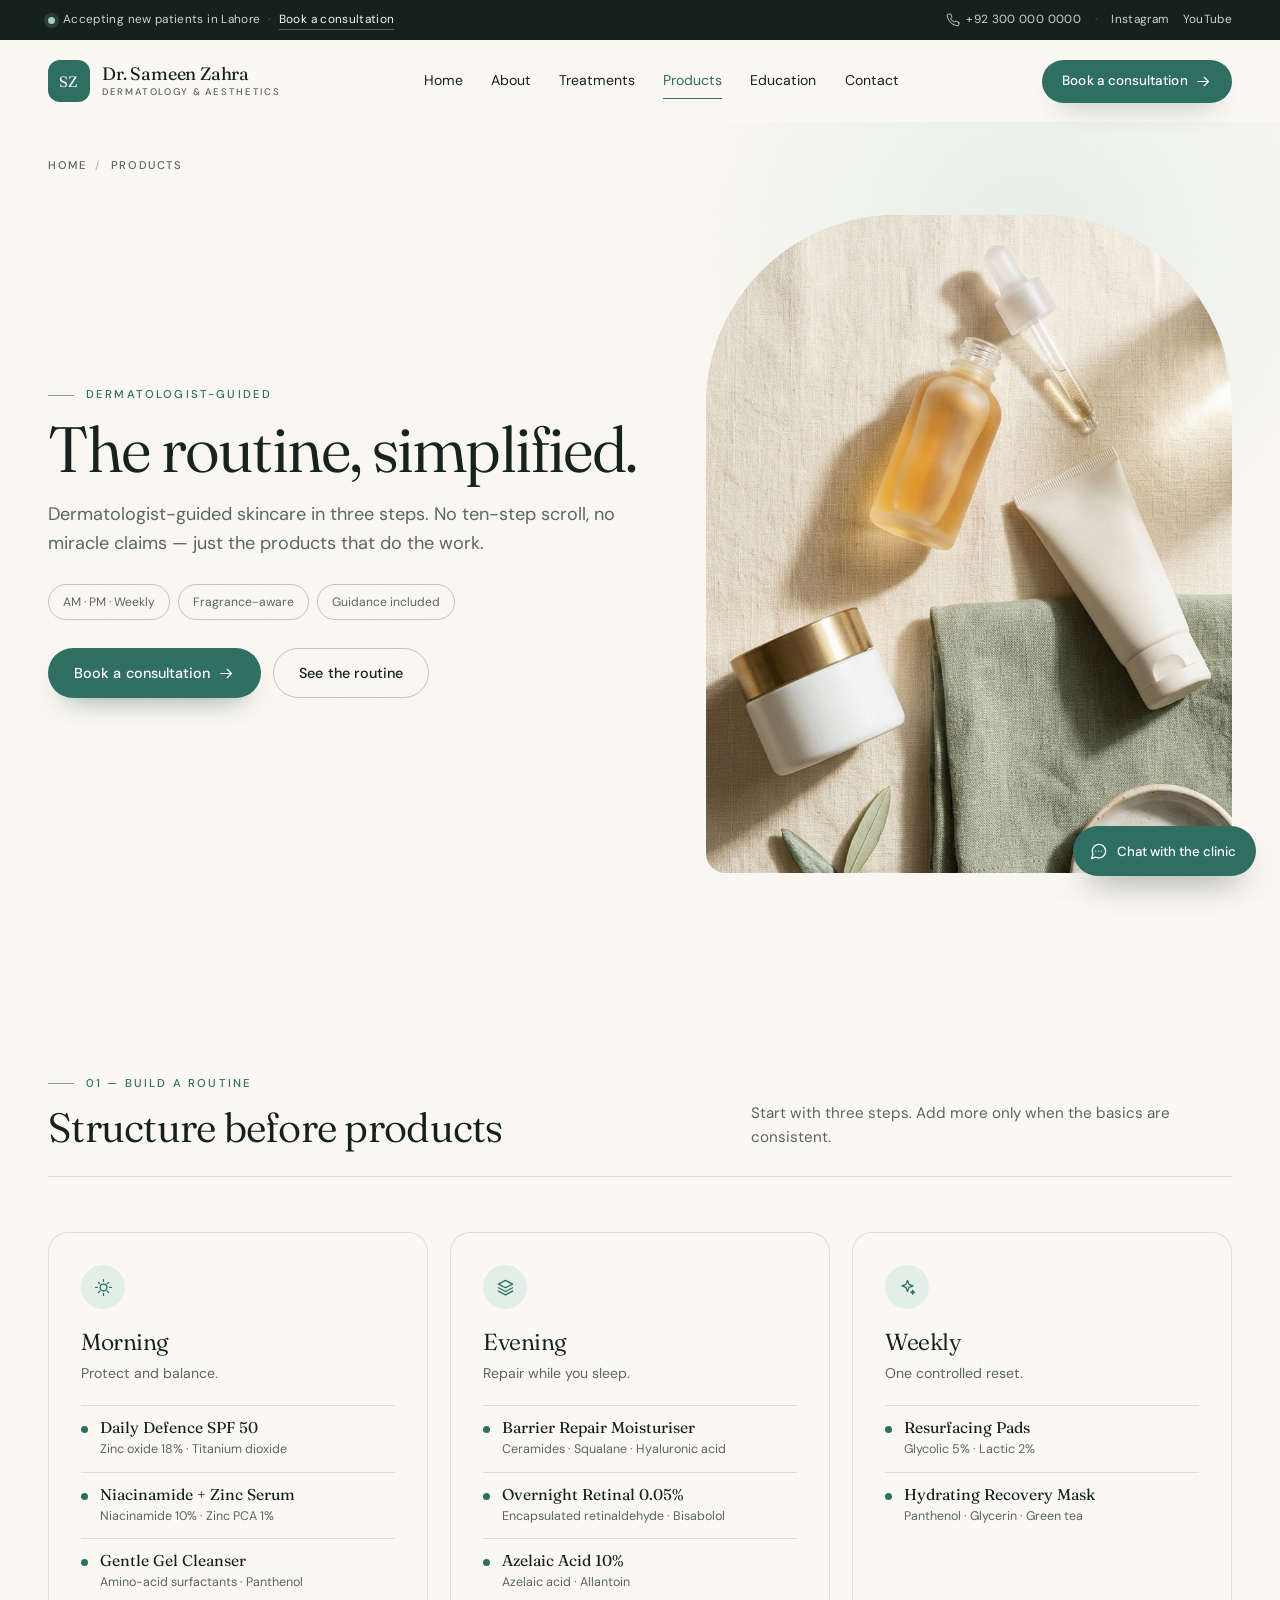
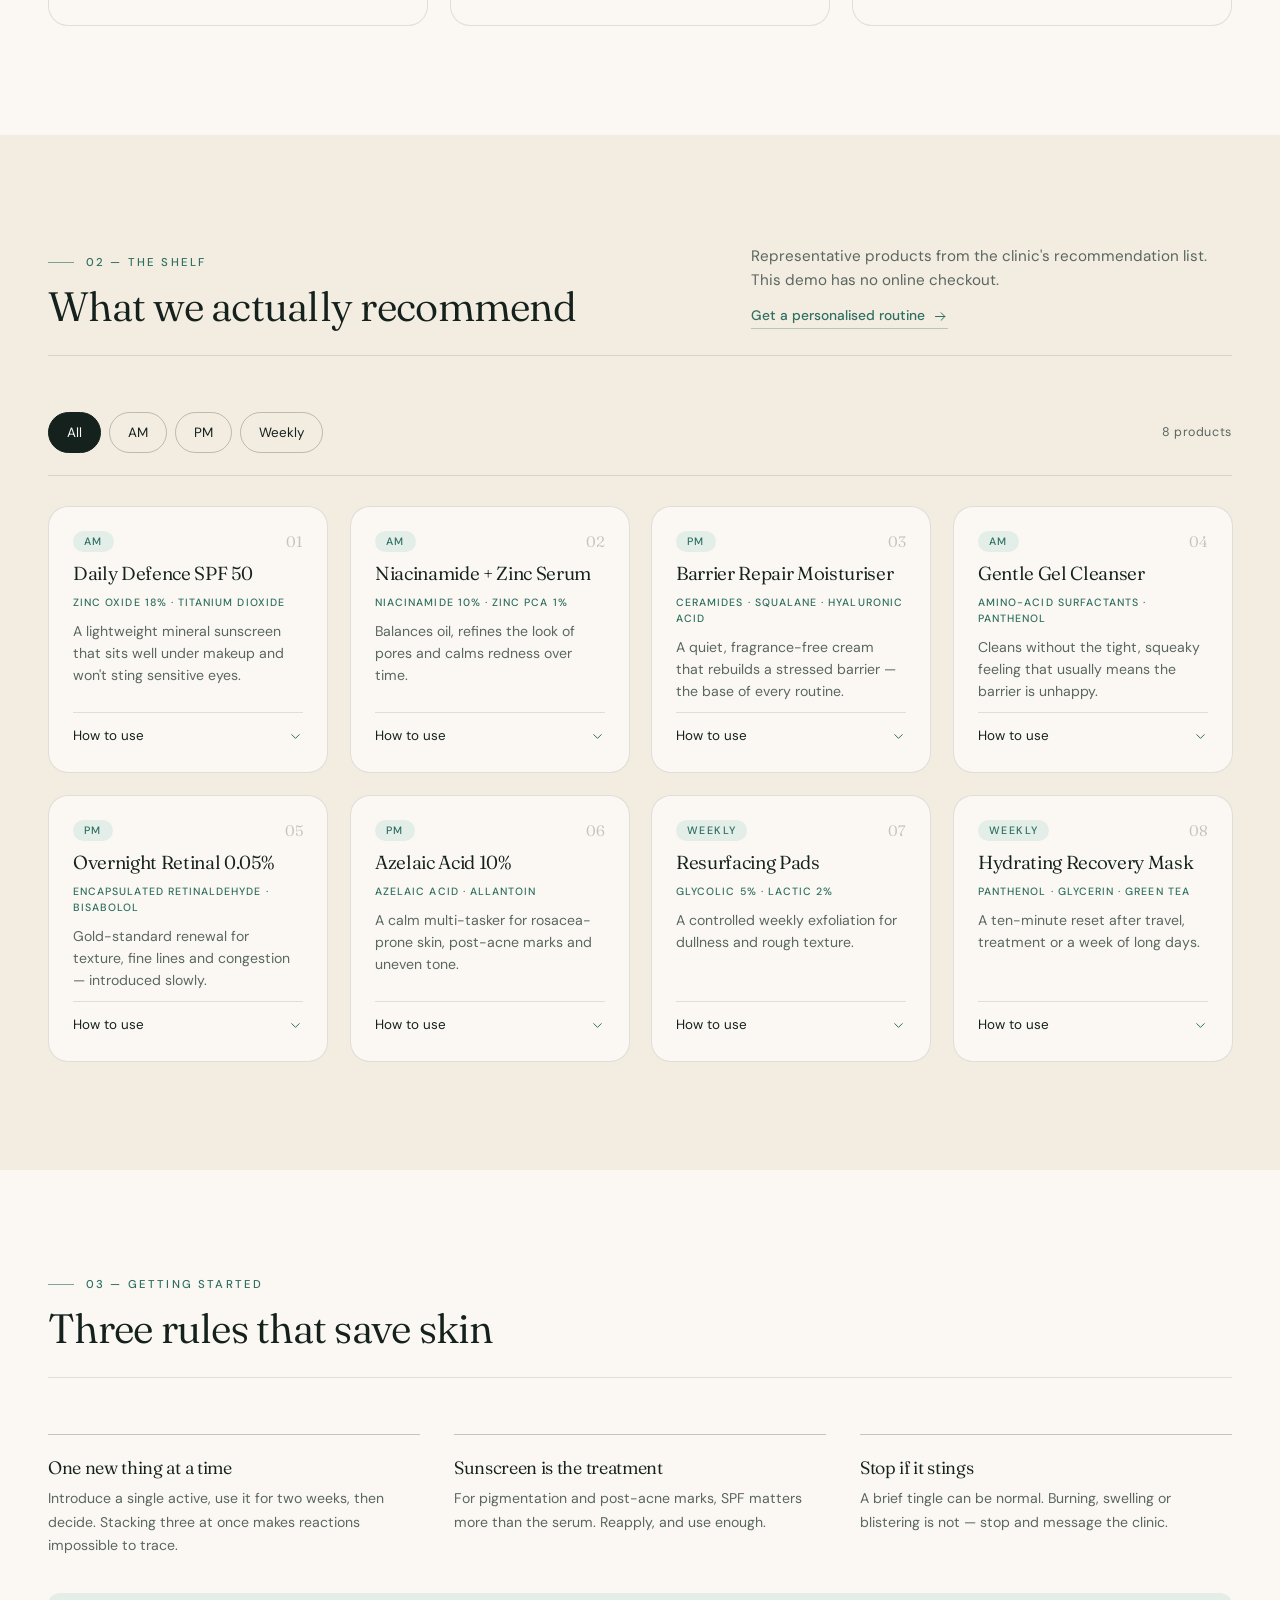
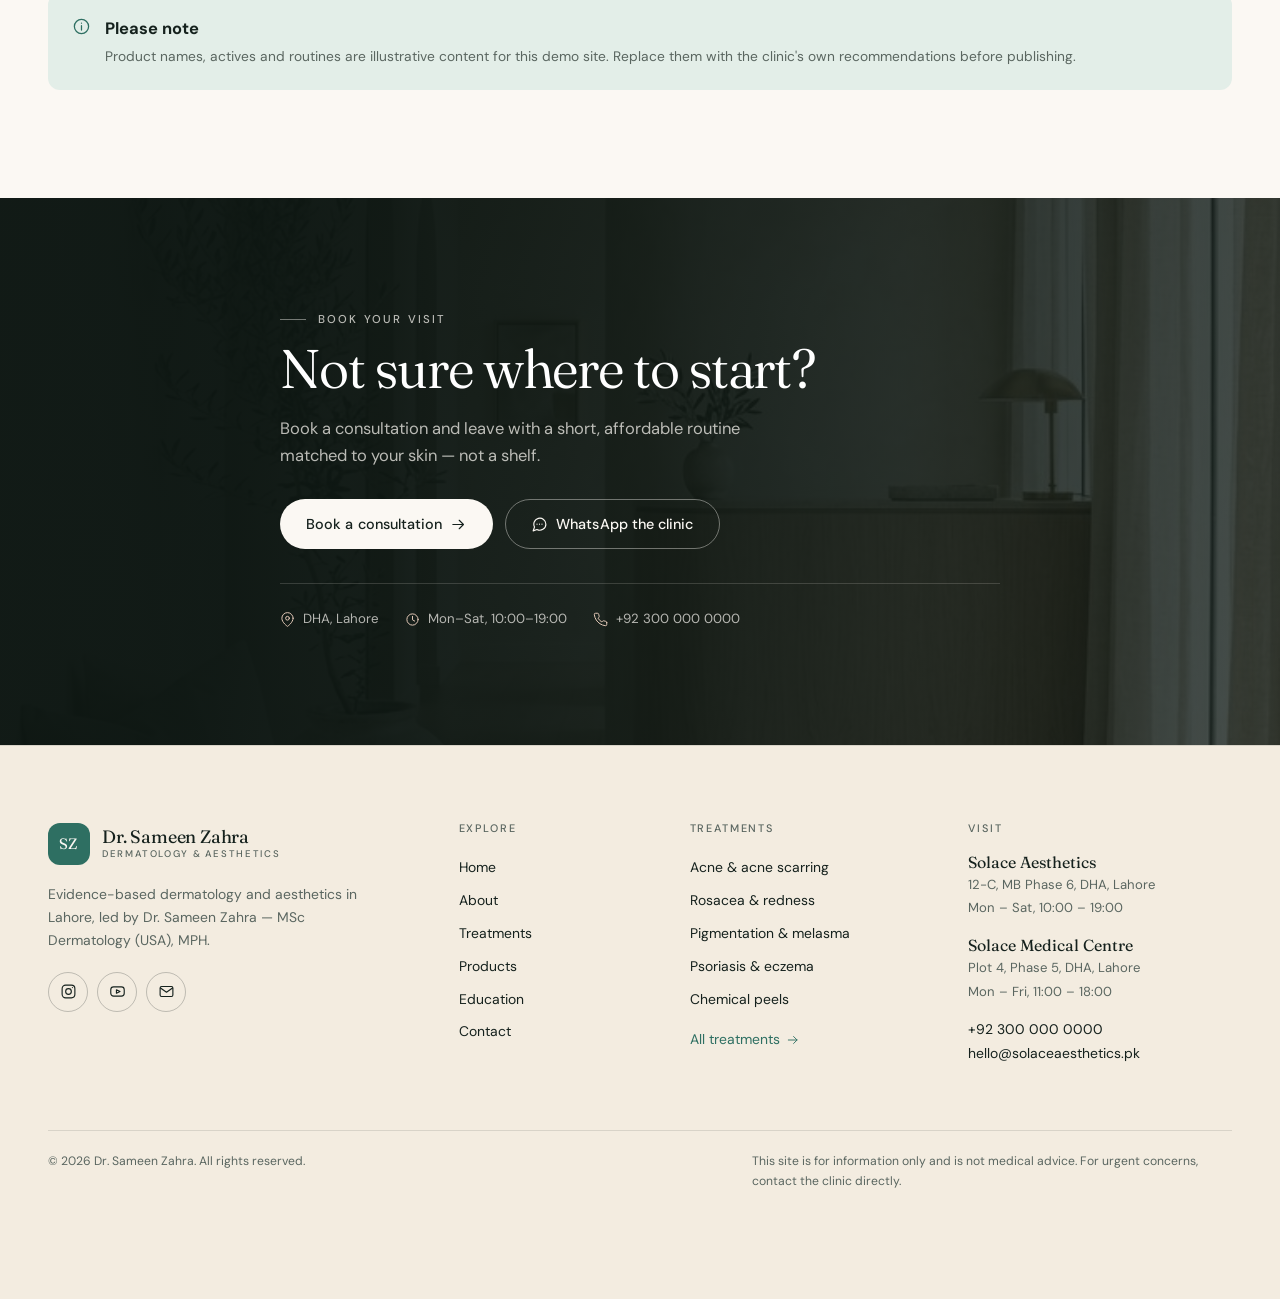
<file: products.html>
<!DOCTYPE html>
<html lang="en">
<head>
<meta charset="utf-8">
<meta name="viewport" content="width=device-width, initial-scale=1, viewport-fit=cover">
<title>Skincare Products | Dermatologist-Guided Routine</title>
<meta name="description" content="A simplified, dermatologist-guided routine: mineral SPF, niacinamide, barrier moisturiser, retinal and azelaic acid, chosen for your skin.">
<meta name="theme-color" content="#FBF8F3">
<meta name="color-scheme" content="light">
<link rel="canonical" href="https://waleedinfo077-sudo.github.io/Dr-zahra-demo-website-/products.html">

<meta property="og:type" content="website">
<meta property="og:site_name" content="Dr. Sameen Zahra">
<meta property="og:locale" content="en_PK">
<meta property="og:title" content="Skincare Products | Dermatologist-Guided Routine">
<meta property="og:description" content="A simplified, dermatologist-guided routine: mineral SPF, niacinamide, barrier moisturiser, retinal and azelaic acid, chosen for your skin.">
<meta property="og:url" content="https://waleedinfo077-sudo.github.io/Dr-zahra-demo-website-/products.html">
<meta property="og:image" content="https://waleedinfo077-sudo.github.io/Dr-zahra-demo-website-/assets/images/og-image.jpg">
<meta property="og:image:width" content="1200">
<meta property="og:image:height" content="630">
<meta property="og:image:alt" content="Dr. Sameen Zahra — dermatology and aesthetics in Lahore">
<meta name="twitter:card" content="summary_large_image">
<meta name="twitter:title" content="Skincare Products | Dermatologist-Guided Routine">
<meta name="twitter:description" content="A simplified, dermatologist-guided routine: mineral SPF, niacinamide, barrier moisturiser, retinal and azelaic acid, chosen for your skin.">
<meta name="twitter:image" content="https://waleedinfo077-sudo.github.io/Dr-zahra-demo-website-/assets/images/og-image.jpg">
<link rel="icon" href="assets/favicon.svg" type="image/svg+xml">
<link rel="apple-touch-icon" href="assets/favicon.svg">
<link rel="preconnect" href="https://fonts.googleapis.com">
<link rel="preconnect" href="https://fonts.gstatic.com" crossorigin>
<link rel="preload" as="image" href="assets/images/products-flatlay.jpg">
<link href="https://fonts.googleapis.com/css2?family=DM+Sans:ital,opsz,wght@0,9..40,300..600;1,9..40,400&family=Fraunces:ital,opsz,wght@0,9..144,300..600;1,9..144,300..500&display=swap" rel="stylesheet">
<link rel="stylesheet" href="css/style.css">
<script type="application/ld+json">{"@context": "https://schema.org", "@type": "BreadcrumbList", "itemListElement": [{"@type": "ListItem", "position": 1, "name": "Home", "item": "https://waleedinfo077-sudo.github.io/Dr-zahra-demo-website-/"}, {"@type": "ListItem", "position": 2, "name": "Products", "item": "https://waleedinfo077-sudo.github.io/Dr-zahra-demo-website-/products.html"}]}</script>
</head>
<body data-page="products">
<svg class="sprite" aria-hidden="true" focusable="false" width="0" height="0"><symbol id="i-arrow-right" viewBox="0 0 24 24"><path d="M4 12h15M13 6l6 6-6 6"/></symbol><symbol id="i-arrow-up-right" viewBox="0 0 24 24"><path d="M7 17 17 7M8 7h9v9"/></symbol><symbol id="i-chevron-left" viewBox="0 0 24 24"><path d="m15 5-7 7 7 7"/></symbol><symbol id="i-chevron-right" viewBox="0 0 24 24"><path d="m9 5 7 7-7 7"/></symbol><symbol id="i-chevron-down" viewBox="0 0 24 24"><path d="m6 9 6 6 6-6"/></symbol><symbol id="i-check" viewBox="0 0 24 24"><path d="m4 12.5 5 5L20 6.5"/></symbol><symbol id="i-plus" viewBox="0 0 24 24"><path d="M12 5v14M5 12h14"/></symbol><symbol id="i-close" viewBox="0 0 24 24"><path d="M6 6l12 12M18 6 6 18"/></symbol><symbol id="i-phone" viewBox="0 0 24 24"><path d="M22 16.9v3a2 2 0 0 1-2.2 2 19.8 19.8 0 0 1-8.6-3.1 19.5 19.5 0 0 1-6-6A19.8 19.8 0 0 1 2.1 4.2 2 2 0 0 1 4.1 2h3a2 2 0 0 1 2 1.7c.1 1 .4 1.9.7 2.8a2 2 0 0 1-.5 2.1L8.1 9.9a16 16 0 0 0 6 6l1.3-1.3a2 2 0 0 1 2.1-.4c.9.3 1.8.6 2.8.7a2 2 0 0 1 1.7 2Z"/></symbol><symbol id="i-pin" viewBox="0 0 24 24"><path d="M21 10c0 7-9 13-9 13s-9-6-9-13a9 9 0 0 1 18 0Z"/><circle cx="12" cy="10" r="3"/></symbol><symbol id="i-clock" viewBox="0 0 24 24"><circle cx="12" cy="12" r="9"/><path d="M12 7v5.5l3.5 2"/></symbol><symbol id="i-mail" viewBox="0 0 24 24"><rect x="3" y="5" width="18" height="14" rx="2"/><path d="m3.5 7 8.5 6 8.5-6"/></symbol><symbol id="i-message" viewBox="0 0 24 24"><path d="M21 11.5a8.5 8.5 0 0 1-12.6 7.5L3 21l2-5.4A8.5 8.5 0 1 1 21 11.5Z"/><path d="M8.5 11.5h.01M12 11.5h.01M15.5 11.5h.01"/></symbol><symbol id="i-instagram" viewBox="0 0 24 24"><rect x="3" y="3" width="18" height="18" rx="5"/><circle cx="12" cy="12" r="4"/><path d="M17.5 6.5h.01"/></symbol><symbol id="i-youtube" viewBox="0 0 24 24"><rect x="2.5" y="5.5" width="19" height="13" rx="4"/><path d="m10.5 9.5 5 2.5-5 2.5Z"/></symbol><symbol id="i-star" viewBox="0 0 24 24"><path d="m12 3.5 2.7 5.7 6.3.8-4.6 4.4 1.2 6.1L12 17.6l-5.6 2.9 1.2-6.1L3 10l6.3-.8Z"/></symbol><symbol id="i-drop" viewBox="0 0 24 24"><path d="M12 3s6 6.5 6 10.5A6 6 0 0 1 6 13.5C6 9.5 12 3 12 3Z"/></symbol><symbol id="i-spark" viewBox="0 0 24 24"><path d="m12 3 1.9 5.1L19 10l-5.1 1.9L12 17l-1.9-5.1L5 10l5.1-1.9Z"/><path d="M18.5 15.5l.7 1.8 1.8.7-1.8.7-.7 1.8-.7-1.8-1.8-.7 1.8-.7Z"/></symbol><symbol id="i-sun" viewBox="0 0 24 24"><circle cx="12" cy="12" r="4.2"/><path d="M12 2v2.2M12 19.8V22M4.2 12H2M22 12h-2.2M5.6 5.6l1.6 1.6M16.8 16.8l1.6 1.6M18.4 5.6l-1.6 1.6M7.2 16.8l-1.6 1.6"/></symbol><symbol id="i-shield" viewBox="0 0 24 24"><path d="M12 3 5 5.8v5.4c0 4.4 2.9 7.5 7 9 4.1-1.5 7-4.6 7-9V5.8Z"/><path d="m9 12 2 2 4-4"/></symbol><symbol id="i-layers" viewBox="0 0 24 24"><path d="m12 3 9 4.7-9 4.7-9-4.7Z"/><path d="m3 12.4 9 4.7 9-4.7"/><path d="m3 16.6 9 4.7 9-4.7"/></symbol><symbol id="i-zap" viewBox="0 0 24 24"><path d="M13.5 2 4.5 14h6l-1 8 9-12h-6Z"/></symbol><symbol id="i-leaf" viewBox="0 0 24 24"><path d="M20.5 3.5S9 3.7 5.4 9.3A8.2 8.2 0 0 0 4 19.7c5 .4 10.2-1.6 13.2-6.7 2-3.4 3.3-9.5 3.3-9.5Z"/><path d="M4 20c2.8-5.2 6.2-7.6 11.5-9.7"/></symbol><symbol id="i-search" viewBox="0 0 24 24"><circle cx="11" cy="11" r="7"/><path d="m16.5 16.5 4.5 4.5"/></symbol><symbol id="i-heart" viewBox="0 0 24 24"><path d="M20.7 5.7a5.4 5.4 0 0 0-7.7 0l-1 1-1-1a5.4 5.4 0 0 0-7.7 7.7L12 21.5l8.7-8.1a5.4 5.4 0 0 0 0-7.7Z"/></symbol><symbol id="i-calendar" viewBox="0 0 24 24"><rect x="3.5" y="5" width="17" height="16" rx="2.5"/><path d="M8 3v4M16 3v4M3.5 10.5h17"/></symbol><symbol id="i-info" viewBox="0 0 24 24"><circle cx="12" cy="12" r="9"/><path d="M12 11v5.5M12 7.8h.01"/></symbol><symbol id="i-quote" viewBox="0 0 24 24"><path d="M9.5 6C6.4 7.6 5 10.2 5 13.4V18h6v-6H8.2c0-2 .8-3.5 2.5-4.6Z"/><path d="M19 6c-3.1 1.6-4.5 4.2-4.5 7.4V18h6v-6h-2.8c0-2 .8-3.5 2.5-4.6Z"/></symbol></svg>
<a class="skip-link" href="#main">Skip to content</a>
<div class="progress" aria-hidden="true"><span></span></div>
<header class="site-head" id="site-head">
  <div class="utility">
    <div class="shell utility-in">
      <p class="utility-note"><span class="pulse" aria-hidden="true"></span> Accepting new patients in Lahore <span class="utility-sep" aria-hidden="true">·</span> <a href="contact.html">Book a consultation</a></p>
      <div class="utility-meta">
        <a href="tel:+923000000000" class="utility-link"><svg class="ico" aria-hidden="true" focusable="false"><use href="#i-phone"/></svg><span>+92 300 000 0000</span></a>
        <span class="utility-sep" aria-hidden="true">·</span>
        <a href="https://instagram.com/zarashahhussain" class="utility-link" target="_blank" rel="noopener">Instagram</a>
        <a href="https://youtube.com/@SolaceMedicalandAesthetics" class="utility-link" target="_blank" rel="noopener">YouTube</a>
      </div>
    </div>
  </div>
  <div class="head">
    <div class="shell head-in">
      <a class="brand" href="index.html" aria-label="Dr. Sameen Zahra — home">
        <span class="brand-mark" aria-hidden="true">SZ</span>
        <span class="brand-text"><strong>Dr. Sameen Zahra</strong><small>Dermatology &amp; Aesthetics</small></span>
      </a>
      <nav class="nav" id="nav" aria-label="Primary"><a href="index.html">Home</a><a href="about.html">About</a><a href="treatments.html">Treatments</a><a href="products.html" class="is-active" aria-current="page">Products</a><a href="education.html">Education</a><a href="contact.html">Contact</a></nav>
      <div class="head-actions">
        <a class="btn btn--sm btn--primary" href="contact.html">Book a consultation <svg class="ico" aria-hidden="true" focusable="false"><use href="#i-arrow-right"/></svg></a>
        <button class="burger" type="button" aria-label="Open menu" aria-expanded="false" aria-controls="drawer">
          <span></span><span></span>
        </button>
      </div>
    </div>
  </div>
</header>
<div class="drawer" id="drawer" aria-hidden="true">
  <div class="drawer-top"><a class="brand brand--stack" href="index.html" aria-label="Dr. Sameen Zahra — home">
        <span class="brand-mark" aria-hidden="true">SZ</span>
        <span class="brand-text"><strong>Dr. Sameen Zahra</strong><small>Dermatology &amp; Aesthetics</small></span>
      </a>
    <button class="drawer-close" type="button" aria-label="Close menu"><svg class="ico" aria-hidden="true" focusable="false"><use href="#i-close"/></svg></button>
  </div>
  <nav class="drawer-nav" aria-label="Mobile"><a href="index.html"><span>Home</span><svg class="ico" aria-hidden="true" focusable="false"><use href="#i-arrow-up-right"/></svg></a><a href="about.html"><span>About</span><svg class="ico" aria-hidden="true" focusable="false"><use href="#i-arrow-up-right"/></svg></a><a href="treatments.html"><span>Treatments</span><svg class="ico" aria-hidden="true" focusable="false"><use href="#i-arrow-up-right"/></svg></a><a href="products.html" class="is-active"><span>Products</span><svg class="ico" aria-hidden="true" focusable="false"><use href="#i-arrow-up-right"/></svg></a><a href="education.html"><span>Education</span><svg class="ico" aria-hidden="true" focusable="false"><use href="#i-arrow-up-right"/></svg></a><a href="contact.html"><span>Contact</span><svg class="ico" aria-hidden="true" focusable="false"><use href="#i-arrow-up-right"/></svg></a></nav>
  <div class="drawer-foot">
    <a class="btn btn--primary" href="contact.html">Book a consultation <svg class="ico" aria-hidden="true" focusable="false"><use href="#i-arrow-right"/></svg></a>
    <a class="drawer-call" href="tel:+923000000000"><svg class="ico" aria-hidden="true" focusable="false"><use href="#i-phone"/></svg> +92 300 000 0000</a>
    <p>12-C, MB Phase 6, DHA, Lahore</p>
  </div>
</div>
<div class="scrim" id="scrim" hidden></div>
<main id="main">
<section class="page-hero">
  <div class="shell">
    <nav class="crumbs" aria-label="Breadcrumb"><a href="index.html">Home</a><span aria-hidden="true">/</span><span>Products</span></nav>
    <div class="page-hero-grid">
      <div class="page-hero-copy">
        <p class="eyebrow"><span class="eyebrow-dash" aria-hidden="true"></span>Dermatologist-guided</p>
        <h1 class="display">The routine, simplified.</h1>
        <p class="lead">Dermatologist-guided skincare in three steps. No ten-step scroll, no miracle claims — just the products that do the work.</p>
        <ul class="page-hero-meta"><li>AM · PM · Weekly</li><li>Fragrance-aware</li><li>Guidance included</li></ul>
        <div class="row">
          <a class="btn btn--primary" href="contact.html">Book a consultation <svg class="ico" aria-hidden="true" focusable="false"><use href="#i-arrow-right"/></svg></a>
          <a class="btn btn--ghost" href="#routine">See the routine</a>
        </div>
      </div>
      <figure class="arch arch--page reveal">
        <img src="assets/images/products-flatlay.jpg" alt="Minimal skincare products laid out on linen" width="768" height="1376" fetchpriority="high">
      </figure>
    </div>
  </div>
</section>
<section class="section" id="routine">
  <div class="shell">
    <div class="sec-head reveal">
      <div class="sec-head-main">
        <p class="eyebrow"><span class="eyebrow-dash" aria-hidden="true"></span>01 — Build a routine</p>
        <h2>Structure before products</h2>
      </div>
      <div class="sec-head-side"><p class="sec-lead">Start with three steps. Add more only when the basics are consistent.</p></div>
    </div>
    <div class="routine-grid"><div class="routine-col reveal">
          <span class="routine-icon"><svg class="ico" aria-hidden="true" focusable="false"><use href="#i-sun"/></svg></span>
          <h3>Morning</h3>
          <p>Protect and balance.</p>
          <ul class="routine-steps"><li><span class="step-dot" aria-hidden="true"></span><div><b>Daily Defence SPF 50</b><span>Zinc oxide 18% · Titanium dioxide</span></div></li><li><span class="step-dot" aria-hidden="true"></span><div><b>Niacinamide + Zinc Serum</b><span>Niacinamide 10% · Zinc PCA 1%</span></div></li><li><span class="step-dot" aria-hidden="true"></span><div><b>Gentle Gel Cleanser</b><span>Amino-acid surfactants · Panthenol</span></div></li></ul>
        </div><div class="routine-col reveal">
          <span class="routine-icon"><svg class="ico" aria-hidden="true" focusable="false"><use href="#i-layers"/></svg></span>
          <h3>Evening</h3>
          <p>Repair while you sleep.</p>
          <ul class="routine-steps"><li><span class="step-dot" aria-hidden="true"></span><div><b>Barrier Repair Moisturiser</b><span>Ceramides · Squalane · Hyaluronic acid</span></div></li><li><span class="step-dot" aria-hidden="true"></span><div><b>Overnight Retinal 0.05%</b><span>Encapsulated retinaldehyde · Bisabolol</span></div></li><li><span class="step-dot" aria-hidden="true"></span><div><b>Azelaic Acid 10%</b><span>Azelaic acid · Allantoin</span></div></li></ul>
        </div><div class="routine-col reveal">
          <span class="routine-icon"><svg class="ico" aria-hidden="true" focusable="false"><use href="#i-spark"/></svg></span>
          <h3>Weekly</h3>
          <p>One controlled reset.</p>
          <ul class="routine-steps"><li><span class="step-dot" aria-hidden="true"></span><div><b>Resurfacing Pads</b><span>Glycolic 5% · Lactic 2%</span></div></li><li><span class="step-dot" aria-hidden="true"></span><div><b>Hydrating Recovery Mask</b><span>Panthenol · Glycerin · Green tea</span></div></li></ul>
        </div></div>
  </div>
</section>
<section class="section section--cream">
  <div class="shell">
    <div class="sec-head reveal">
      <div class="sec-head-main">
        <p class="eyebrow"><span class="eyebrow-dash" aria-hidden="true"></span>02 — The shelf</p>
        <h2>What we actually recommend</h2>
      </div>
      <div class="sec-head-side"><p class="sec-lead">Representative products from the clinic's recommendation list. This demo has no online checkout.</p><a class="link-arrow" href="contact.html">Get a personalised routine <svg class="ico" aria-hidden="true" focusable="false"><use href="#i-arrow-right"/></svg></a></div>
    </div>
    <div class="filter-bar reveal">
      <div class="chips" role="group" aria-label="Filter products"><button class="chip is-active" type="button" data-filter="all" aria-pressed="true">All</button><button class="chip" type="button" data-filter="am" aria-pressed="false">AM</button><button class="chip" type="button" data-filter="pm" aria-pressed="false">PM</button><button class="chip" type="button" data-filter="weekly" aria-pressed="false">Weekly</button></div>
      <p class="filter-count" aria-live="polite"><span data-count-shown>8</span> products</p>
    </div>
    <div class="prod-grid" data-filter-list><article class="prod-card reveal" data-time="AM">
      <div class="prod-top"><span class="pill">AM</span><span class="prod-num">01</span></div>
      <h3>Daily Defence SPF 50</h3>
      <p class="prod-actives">Zinc oxide 18% · Titanium dioxide</p>
      <p class="prod-desc">A lightweight mineral sunscreen that sits well under makeup and won't sting sensitive eyes.</p>
      <details class="prod-use"><summary>How to use <svg class="ico" aria-hidden="true" focusable="false"><use href="#i-chevron-down"/></svg></summary><p>Every morning, two finger-lengths for the face and neck. Reapply every 2–3 hours outdoors.</p></details>
    </article><article class="prod-card reveal" data-time="AM">
      <div class="prod-top"><span class="pill">AM</span><span class="prod-num">02</span></div>
      <h3>Niacinamide + Zinc Serum</h3>
      <p class="prod-actives">Niacinamide 10% · Zinc PCA 1%</p>
      <p class="prod-desc">Balances oil, refines the look of pores and calms redness over time.</p>
      <details class="prod-use"><summary>How to use <svg class="ico" aria-hidden="true" focusable="false"><use href="#i-chevron-down"/></svg></summary><p>3–4 drops on clean skin before moisturiser. Introduce slowly if your skin is reactive.</p></details>
    </article><article class="prod-card reveal" data-time="PM">
      <div class="prod-top"><span class="pill">PM</span><span class="prod-num">03</span></div>
      <h3>Barrier Repair Moisturiser</h3>
      <p class="prod-actives">Ceramides · Squalane · Hyaluronic acid</p>
      <p class="prod-desc">A quiet, fragrance-free cream that rebuilds a stressed barrier — the base of every routine.</p>
      <details class="prod-use"><summary>How to use <svg class="ico" aria-hidden="true" focusable="false"><use href="#i-chevron-down"/></svg></summary><p>Morning and evening, on slightly damp skin. Layer over serums, under SPF.</p></details>
    </article><article class="prod-card reveal" data-time="AM">
      <div class="prod-top"><span class="pill">AM</span><span class="prod-num">04</span></div>
      <h3>Gentle Gel Cleanser</h3>
      <p class="prod-actives">Amino-acid surfactants · Panthenol</p>
      <p class="prod-desc">Cleans without the tight, squeaky feeling that usually means the barrier is unhappy.</p>
      <details class="prod-use"><summary>How to use <svg class="ico" aria-hidden="true" focusable="false"><use href="#i-chevron-down"/></svg></summary><p>Massage for 30 seconds, rinse with lukewarm water. Once daily is enough for most skin.</p></details>
    </article><article class="prod-card reveal" data-time="PM">
      <div class="prod-top"><span class="pill">PM</span><span class="prod-num">05</span></div>
      <h3>Overnight Retinal 0.05%</h3>
      <p class="prod-actives">Encapsulated retinaldehyde · Bisabolol</p>
      <p class="prod-desc">Gold-standard renewal for texture, fine lines and congestion — introduced slowly.</p>
      <details class="prod-use"><summary>How to use <svg class="ico" aria-hidden="true" focusable="false"><use href="#i-chevron-down"/></svg></summary><p>Two nights a week to start, on dry skin, followed by moisturiser. Never with acids on the same night.</p></details>
    </article><article class="prod-card reveal" data-time="PM">
      <div class="prod-top"><span class="pill">PM</span><span class="prod-num">06</span></div>
      <h3>Azelaic Acid 10%</h3>
      <p class="prod-actives">Azelaic acid · Allantoin</p>
      <p class="prod-desc">A calm multi-tasker for rosacea-prone skin, post-acne marks and uneven tone.</p>
      <details class="prod-use"><summary>How to use <svg class="ico" aria-hidden="true" focusable="false"><use href="#i-chevron-down"/></svg></summary><p>A pea-sized amount on affected areas. Expect a slight tingle in the first week.</p></details>
    </article><article class="prod-card reveal" data-time="Weekly">
      <div class="prod-top"><span class="pill">Weekly</span><span class="prod-num">07</span></div>
      <h3>Resurfacing Pads</h3>
      <p class="prod-actives">Glycolic 5% · Lactic 2%</p>
      <p class="prod-desc">A controlled weekly exfoliation for dullness and rough texture.</p>
      <details class="prod-use"><summary>How to use <svg class="ico" aria-hidden="true" focusable="false"><use href="#i-chevron-down"/></svg></summary><p>Once a week at night. Skip if your skin is flaking, sunburnt or using retinal.</p></details>
    </article><article class="prod-card reveal" data-time="Weekly">
      <div class="prod-top"><span class="pill">Weekly</span><span class="prod-num">08</span></div>
      <h3>Hydrating Recovery Mask</h3>
      <p class="prod-actives">Panthenol · Glycerin · Green tea</p>
      <p class="prod-desc">A ten-minute reset after travel, treatment or a week of long days.</p>
      <details class="prod-use"><summary>How to use <svg class="ico" aria-hidden="true" focusable="false"><use href="#i-chevron-down"/></svg></summary><p>After cleansing, leave on for 10 minutes and press in the remainder.</p></details>
    </article></div>
    <p class="filter-empty" data-filter-empty hidden>Nothing in this category.</p>
  </div>
</section>
<section class="section">
  <div class="shell">
    <div class="sec-head reveal">
      <div class="sec-head-main">
        <p class="eyebrow"><span class="eyebrow-dash" aria-hidden="true"></span>03 — Getting started</p>
        <h2>Three rules that save skin</h2>
      </div>
      <div class="sec-head-side"></div>
    </div>
    <ul class="tips"><li class="tip reveal"><h3>One new thing at a time</h3><p>Introduce a single active, use it for two weeks, then decide. Stacking three at once makes reactions impossible to trace.</p></li><li class="tip reveal"><h3>Sunscreen is the treatment</h3><p>For pigmentation and post-acne marks, SPF matters more than the serum. Reapply, and use enough.</p></li><li class="tip reveal"><h3>Stop if it stings</h3><p>A brief tingle can be normal. Burning, swelling or blistering is not — stop and message the clinic.</p></li></ul>
    <div class="note-card reveal">
      <svg class="ico" aria-hidden="true" focusable="false"><use href="#i-info"/></svg>
      <div><b>Please note</b><p>Product names, actives and routines are illustrative content for this demo site. Replace them with the clinic's own recommendations before publishing.</p></div>
    </div>
  </div>
</section>
<section class="cta-band">
  <img class="cta-bg" src="assets/images/clinic-reception.jpg" alt="" aria-hidden="true" loading="lazy">
  <div class="shell cta-in reveal">
    <p class="eyebrow eyebrow--light"><span class="eyebrow-dash" aria-hidden="true"></span>Book your visit</p>
    <h2 class="display">Not sure where to start?</h2>
    <p>Book a consultation and leave with a short, affordable routine matched to your skin — not a shelf.</p>
    <div class="row">
      <a class="btn btn--light" href="contact.html">Book a consultation <svg class="ico" aria-hidden="true" focusable="false"><use href="#i-arrow-right"/></svg></a>
      <a class="btn btn--ghost-light" href="https://wa.me/923000000000" data-wa target="_blank" rel="noopener"><svg class="ico" aria-hidden="true" focusable="false"><use href="#i-message"/></svg> WhatsApp the clinic</a>
    </div>
    <ul class="cta-meta">
      <li><svg class="ico" aria-hidden="true" focusable="false"><use href="#i-pin"/></svg> DHA, Lahore</li>
      <li><svg class="ico" aria-hidden="true" focusable="false"><use href="#i-clock"/></svg> Mon–Sat, 10:00–19:00</li>
      <li><svg class="ico" aria-hidden="true" focusable="false"><use href="#i-phone"/></svg> +92 300 000 0000</li>
    </ul>
  </div>
</section>
</main>
<footer class="site-foot">
  <div class="shell foot-grid">
    <div class="foot-brand">
      <a class="brand brand--foot" href="index.html" aria-label="Dr. Sameen Zahra — home">
        <span class="brand-mark" aria-hidden="true">SZ</span>
        <span class="brand-text"><strong>Dr. Sameen Zahra</strong><small>Dermatology &amp; Aesthetics</small></span>
      </a>
      <p>Evidence-based dermatology and aesthetics in Lahore, led by Dr. Sameen Zahra — MSc Dermatology (USA), MPH.</p>
      <div class="foot-social">
        <a href="https://instagram.com/zarashahhussain" target="_blank" rel="noopener" aria-label="Instagram"><svg class="ico" aria-hidden="true" focusable="false"><use href="#i-instagram"/></svg></a>
        <a href="https://youtube.com/@SolaceMedicalandAesthetics" target="_blank" rel="noopener" aria-label="YouTube"><svg class="ico" aria-hidden="true" focusable="false"><use href="#i-youtube"/></svg></a>
        <a href="mailto:hello@solaceaesthetics.pk" aria-label="Email"><svg class="ico" aria-hidden="true" focusable="false"><use href="#i-mail"/></svg></a>
      </div>
    </div>
    <nav class="foot-col" aria-label="Explore">
      <h2 class="foot-title">Explore</h2>
      <a href="index.html">Home</a><a href="about.html">About</a><a href="treatments.html">Treatments</a><a href="products.html">Products</a><a href="education.html">Education</a><a href="contact.html">Contact</a>
    </nav>
    <nav class="foot-col" aria-label="Treatments">
      <h2 class="foot-title">Treatments</h2>
      <a href="treatments.html">Acne & acne scarring</a><a href="treatments.html">Rosacea & redness</a><a href="treatments.html">Pigmentation & melasma</a><a href="treatments.html">Psoriasis & eczema</a><a href="treatments.html">Chemical peels</a>
      <a href="treatments.html" class="foot-more">All treatments <svg class="ico" aria-hidden="true" focusable="false"><use href="#i-arrow-right"/></svg></a>
    </nav>
    <div class="foot-col foot-col--visit">
      <h2 class="foot-title">Visit</h2>
      <div class="foot-clinic"><b>Solace Aesthetics</b><span>12-C, MB Phase 6, DHA, Lahore</span><span>Mon – Sat, 10:00 – 19:00</span></div><div class="foot-clinic"><b>Solace Medical Centre</b><span>Plot 4, Phase 5, DHA, Lahore</span><span>Mon – Fri, 11:00 – 18:00</span></div>
      <p class="foot-contact"><a href="tel:+923000000000">+92 300 000 0000</a><br><a href="mailto:hello@solaceaesthetics.pk">hello@solaceaesthetics.pk</a></p>
    </div>
  </div>
  <div class="shell foot-bottom">
    <p>&copy; 2026 Dr. Sameen Zahra. All rights reserved.</p>
    <p class="foot-disc">This site is for information only and is not medical advice. For urgent concerns, contact the clinic directly.</p>
  </div>
</footer>
<a class="wa-float" href="https://wa.me/923000000000" data-wa target="_blank" rel="noopener" aria-label="Chat on WhatsApp">
  <span class="wa-float-icon"><svg class="ico" aria-hidden="true" focusable="false"><use href="#i-message"/></svg></span><span class="wa-float-text">Chat with the clinic</span>
</a>
<button class="to-top" type="button" aria-label="Back to top"><svg class="ico" aria-hidden="true" focusable="false"><use href="#i-arrow-right"/></svg></button>
<dialog class="lightbox" id="lightbox" aria-label="Clinic gallery">
  <button class="lightbox-close" type="button" aria-label="Close gallery">&#215;</button>
  <button class="lightbox-nav lightbox-prev" type="button" aria-label="Previous image">&#8249;</button>
  <figure><img alt=""><figcaption></figcaption></figure>
  <button class="lightbox-nav lightbox-next" type="button" aria-label="Next image">&#8250;</button>
</dialog>
<script src="js/data.js" defer></script>
<script src="js/main.js" defer></script>
</body>
</html>
</file>
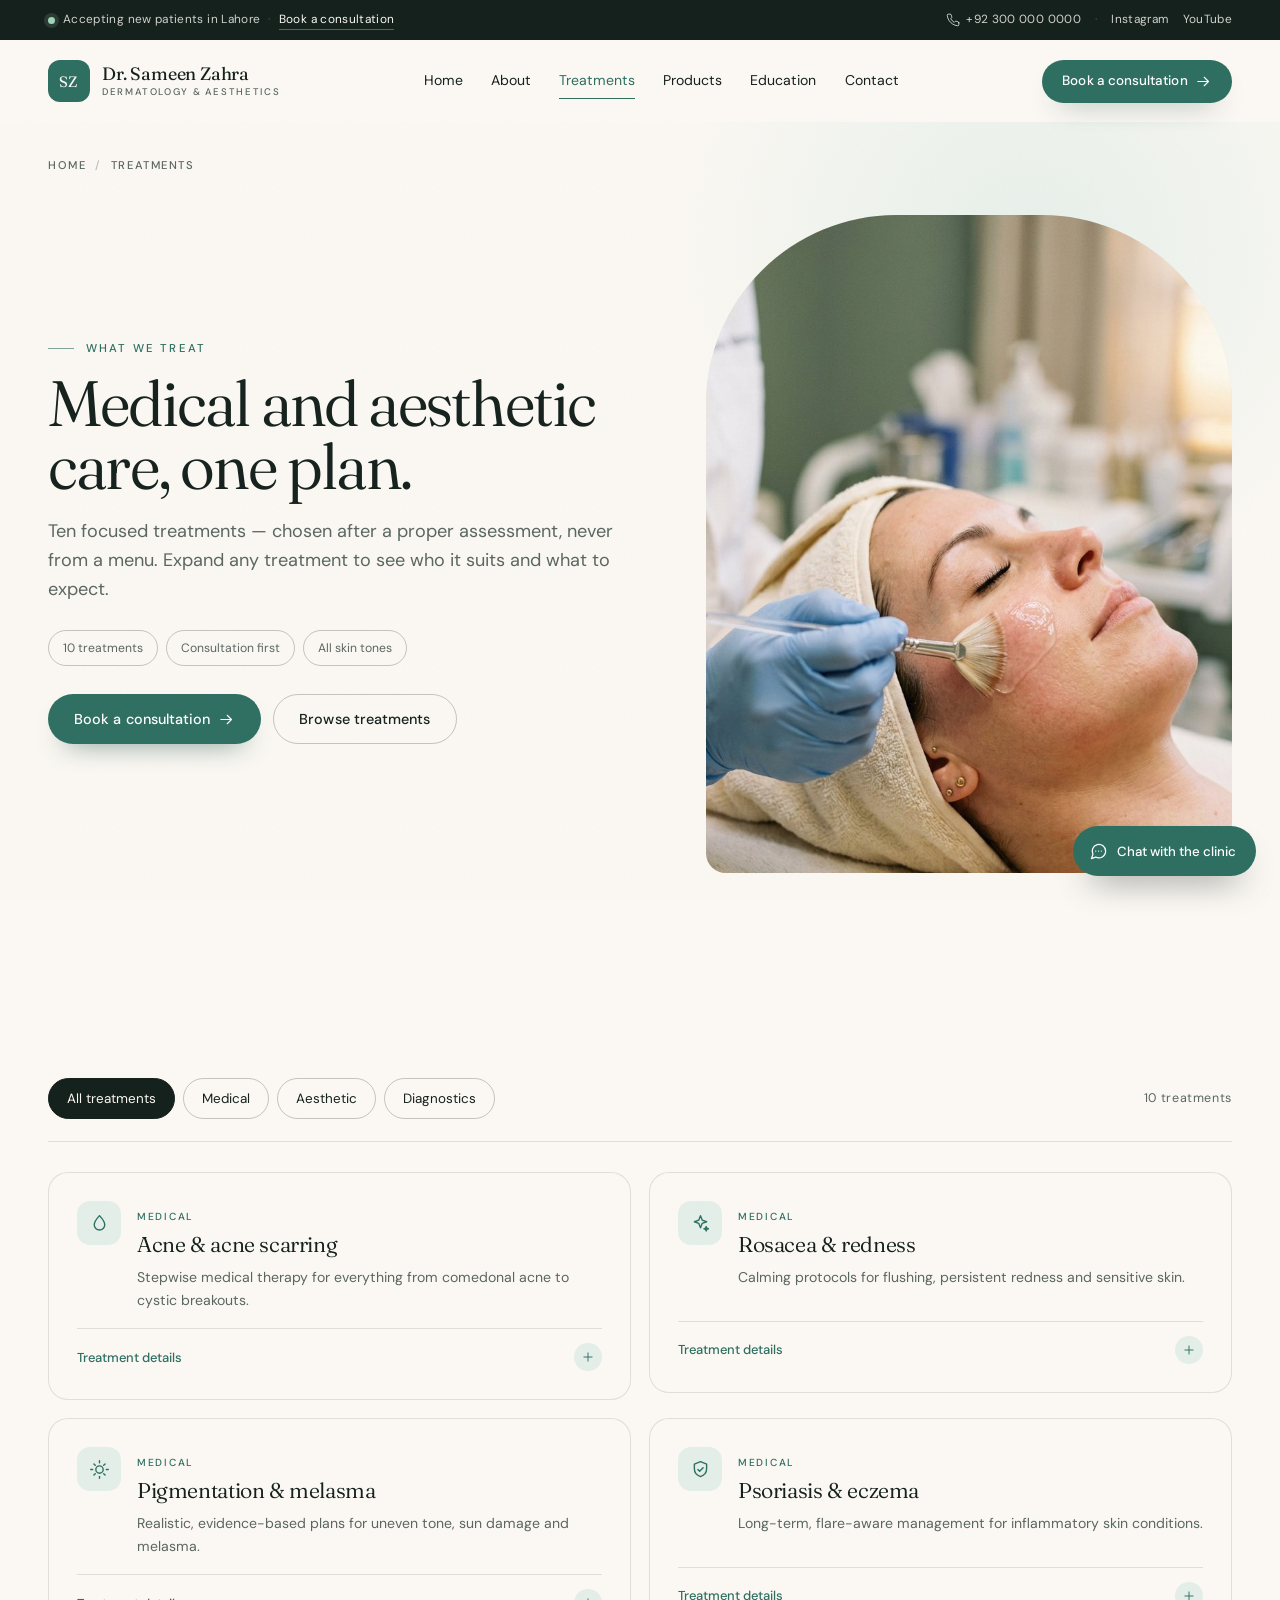
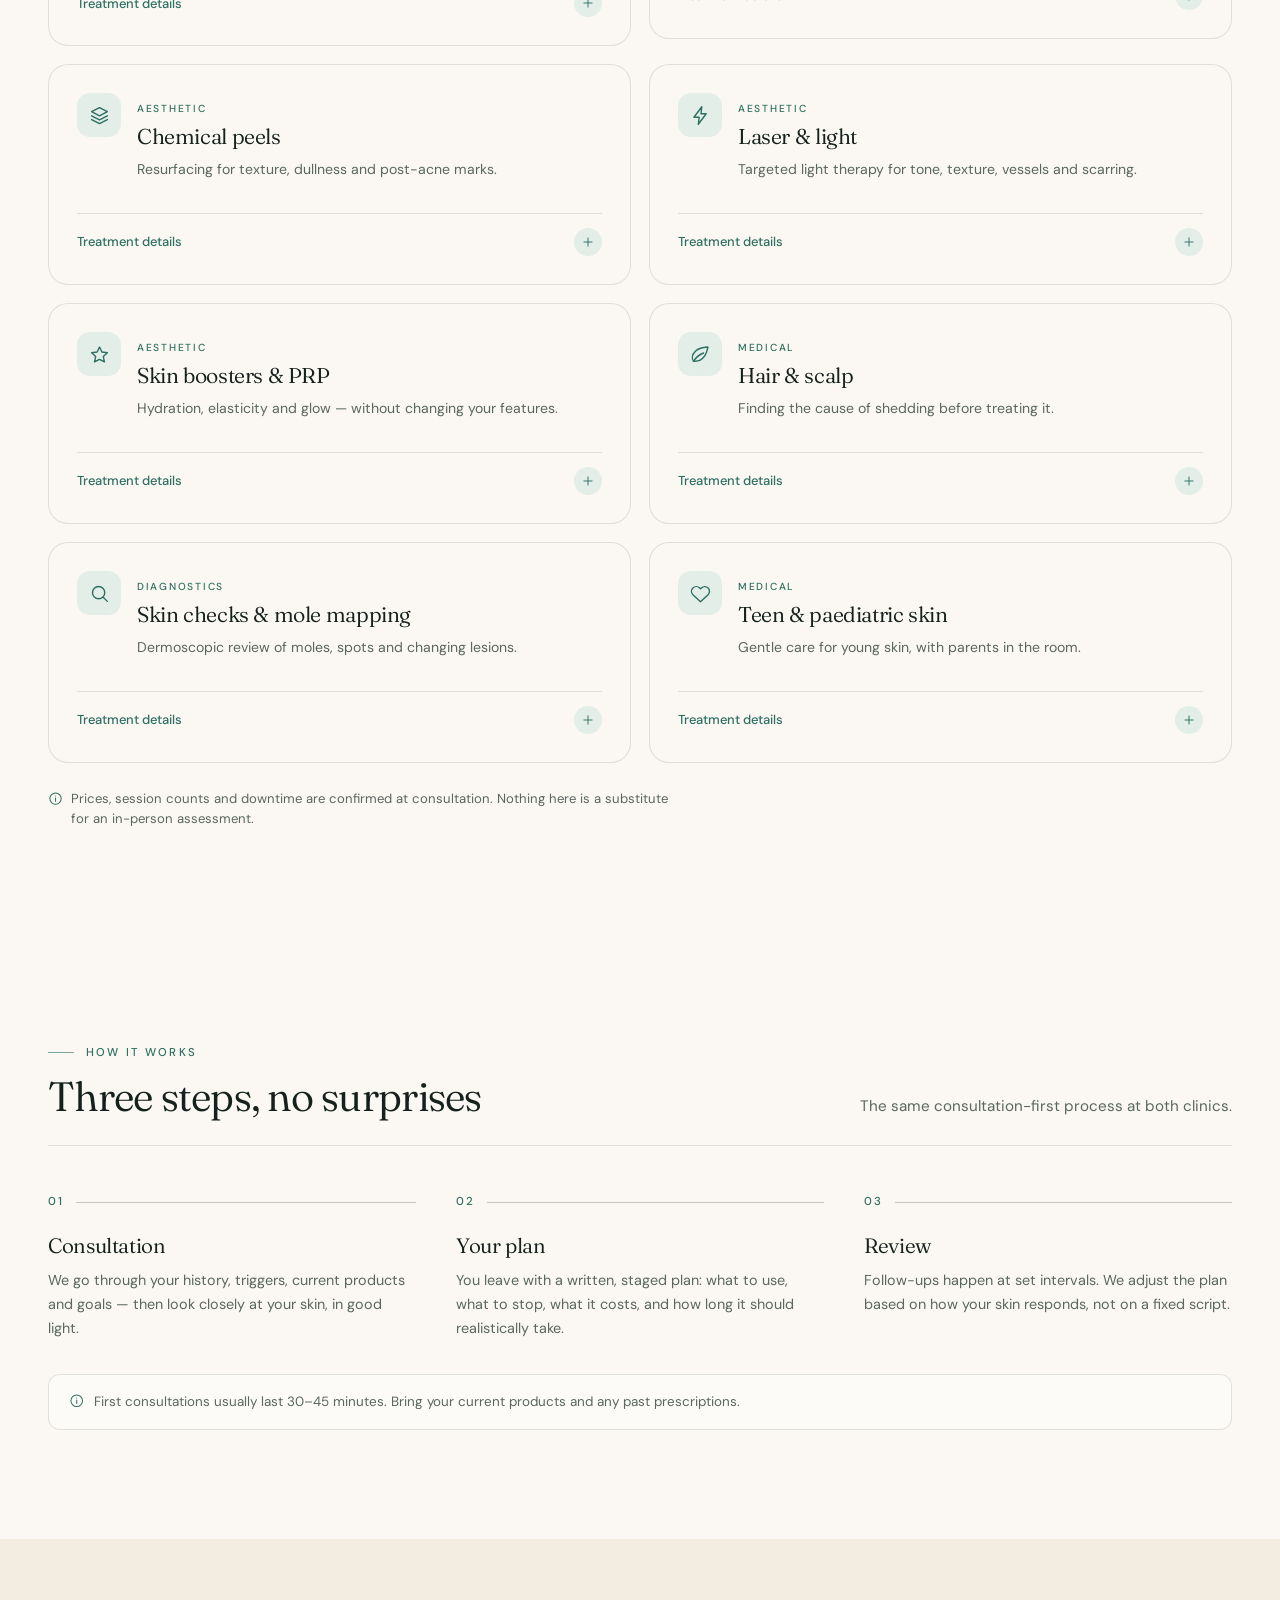
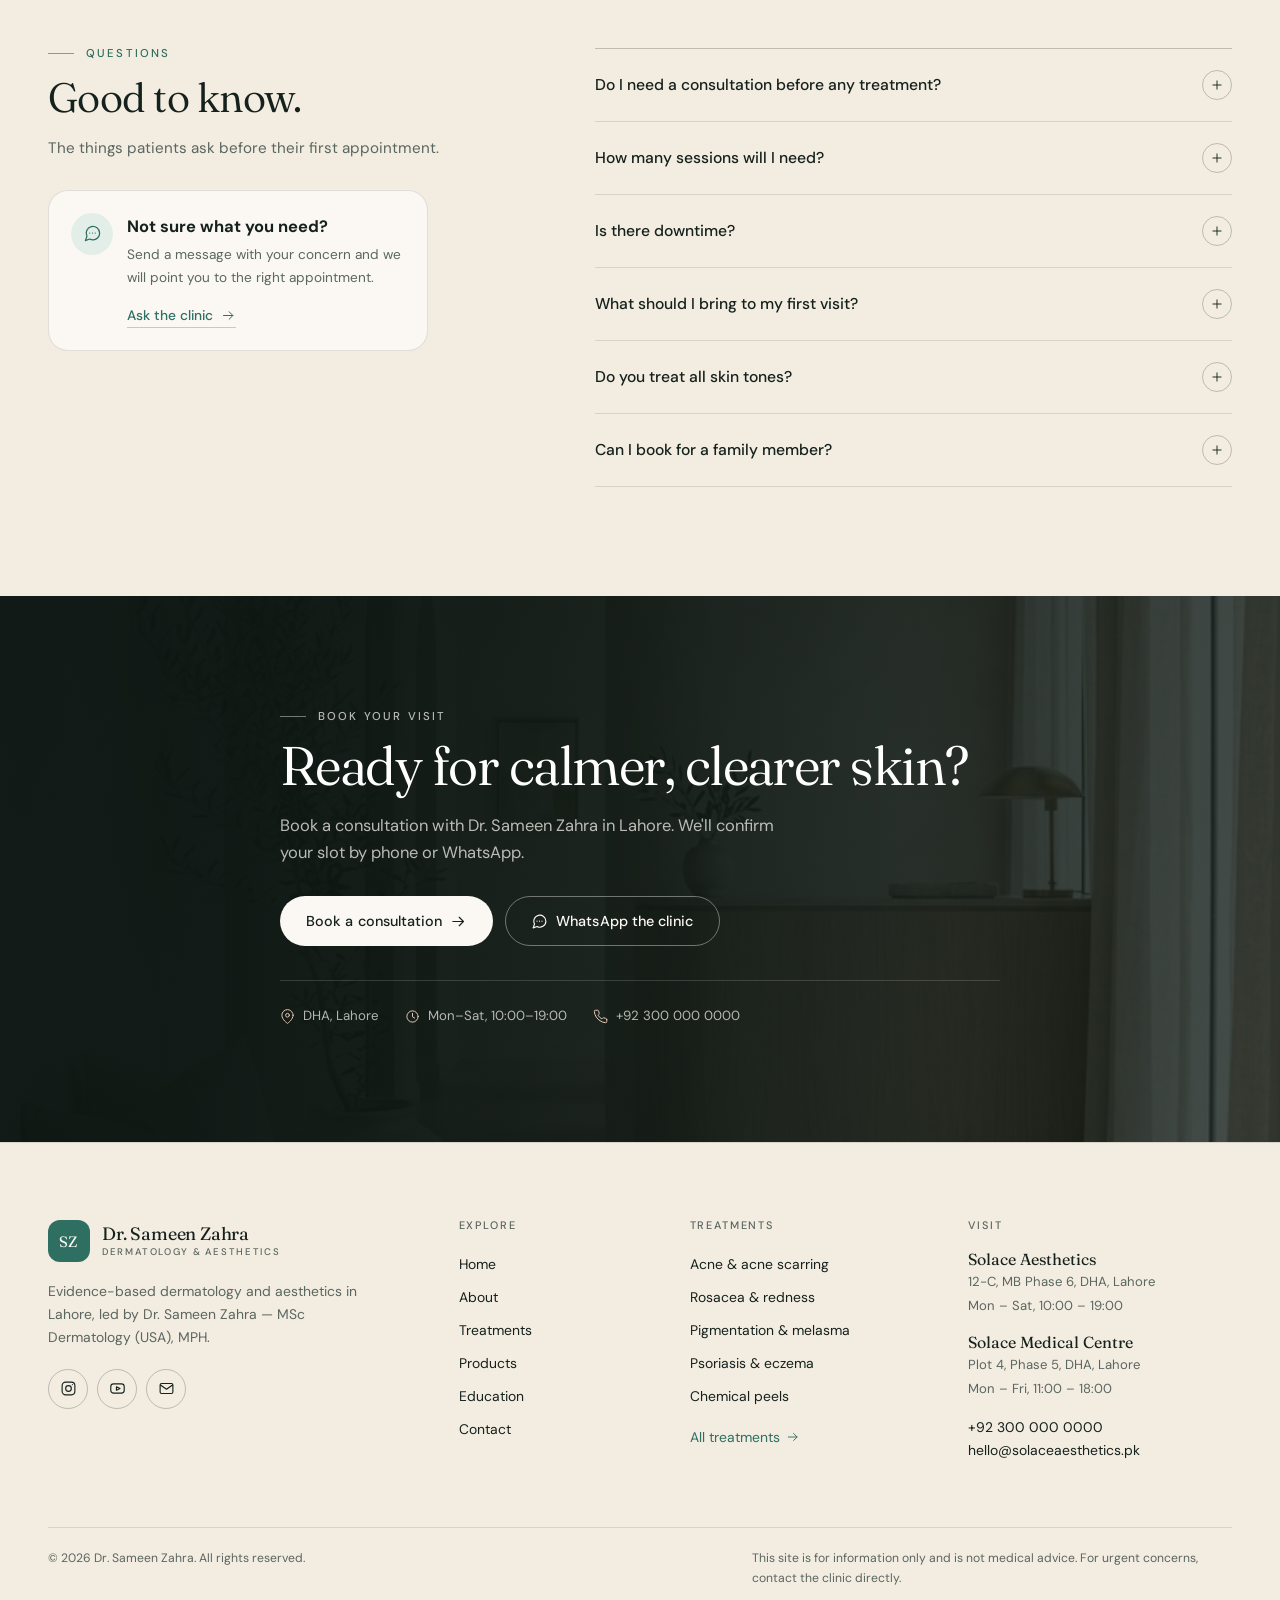
<file: treatments.html>
<!DOCTYPE html>
<html lang="en">
<head>
<meta charset="utf-8">
<meta name="viewport" content="width=device-width, initial-scale=1, viewport-fit=cover">
<title>Treatments | Medical & Aesthetic Dermatology in Lahore</title>
<meta name="description" content="Acne, rosacea, pigmentation, psoriasis, chemical peels, laser, skin boosters and skin checks in Lahore. Every plan starts with a consultation.">
<meta name="theme-color" content="#FBF8F3">
<meta name="color-scheme" content="light">
<link rel="canonical" href="https://waleedinfo077-sudo.github.io/Dr-zahra-demo-website-/treatments.html">

<meta property="og:type" content="website">
<meta property="og:site_name" content="Dr. Sameen Zahra">
<meta property="og:locale" content="en_PK">
<meta property="og:title" content="Treatments | Medical & Aesthetic Dermatology in Lahore">
<meta property="og:description" content="Acne, rosacea, pigmentation, psoriasis, chemical peels, laser, skin boosters and skin checks in Lahore. Every plan starts with a consultation.">
<meta property="og:url" content="https://waleedinfo077-sudo.github.io/Dr-zahra-demo-website-/treatments.html">
<meta property="og:image" content="https://waleedinfo077-sudo.github.io/Dr-zahra-demo-website-/assets/images/og-image.jpg">
<meta property="og:image:width" content="1200">
<meta property="og:image:height" content="630">
<meta property="og:image:alt" content="Dr. Sameen Zahra — dermatology and aesthetics in Lahore">
<meta name="twitter:card" content="summary_large_image">
<meta name="twitter:title" content="Treatments | Medical & Aesthetic Dermatology in Lahore">
<meta name="twitter:description" content="Acne, rosacea, pigmentation, psoriasis, chemical peels, laser, skin boosters and skin checks in Lahore. Every plan starts with a consultation.">
<meta name="twitter:image" content="https://waleedinfo077-sudo.github.io/Dr-zahra-demo-website-/assets/images/og-image.jpg">
<link rel="icon" href="assets/favicon.svg" type="image/svg+xml">
<link rel="apple-touch-icon" href="assets/favicon.svg">
<link rel="preconnect" href="https://fonts.googleapis.com">
<link rel="preconnect" href="https://fonts.gstatic.com" crossorigin>
<link rel="preload" as="image" href="assets/images/treatment-facial.jpg">
<link href="https://fonts.googleapis.com/css2?family=DM+Sans:ital,opsz,wght@0,9..40,300..600;1,9..40,400&family=Fraunces:ital,opsz,wght@0,9..144,300..600;1,9..144,300..500&display=swap" rel="stylesheet">
<link rel="stylesheet" href="css/style.css">
<script type="application/ld+json">{"@context": "https://schema.org", "@type": "FAQPage", "mainEntity": [{"@type": "Question", "name": "Do I need a consultation before any treatment?", "acceptedAnswer": {"@type": "Answer", "text": "Yes. Every plan starts with an assessment of your skin, history and goals. It protects you from treatments that won't help and lets us set honest expectations."}}, {"@type": "Question", "name": "How many sessions will I need?", "acceptedAnswer": {"@type": "Answer", "text": "It depends on the treatment, your skin and how it responds. You'll leave the consultation with an estimated number of sessions and the total cost before you commit."}}, {"@type": "Question", "name": "Is there downtime?", "acceptedAnswer": {"@type": "Answer", "text": "Some treatments cause mild redness, tightness or flaking for a few days. Your clinician will tell you exactly what to expect and how to care for your skin afterwards."}}, {"@type": "Question", "name": "What should I bring to my first visit?", "acceptedAnswer": {"@type": "Answer", "text": "Your current products, a list of any medication or supplements, and any previous prescriptions or test results. Photos of past flares are genuinely useful."}}, {"@type": "Question", "name": "Do you treat all skin tones?", "acceptedAnswer": {"@type": "Answer", "text": "Yes. Protocols for peels, lasers and pigmentation are selected with your skin tone in mind, because the same settings do not suit everyone."}}, {"@type": "Question", "name": "Can I book for a family member?", "acceptedAnswer": {"@type": "Answer", "text": "Of course. Add their name in the message field and we'll book them in. Patients under 18 need a parent or guardian present."}}]}</script>
<script type="application/ld+json">{"@context": "https://schema.org", "@type": "BreadcrumbList", "itemListElement": [{"@type": "ListItem", "position": 1, "name": "Home", "item": "https://waleedinfo077-sudo.github.io/Dr-zahra-demo-website-/"}, {"@type": "ListItem", "position": 2, "name": "Treatments", "item": "https://waleedinfo077-sudo.github.io/Dr-zahra-demo-website-/treatments.html"}]}</script>
</head>
<body data-page="treatments">
<svg class="sprite" aria-hidden="true" focusable="false" width="0" height="0"><symbol id="i-arrow-right" viewBox="0 0 24 24"><path d="M4 12h15M13 6l6 6-6 6"/></symbol><symbol id="i-arrow-up-right" viewBox="0 0 24 24"><path d="M7 17 17 7M8 7h9v9"/></symbol><symbol id="i-chevron-left" viewBox="0 0 24 24"><path d="m15 5-7 7 7 7"/></symbol><symbol id="i-chevron-right" viewBox="0 0 24 24"><path d="m9 5 7 7-7 7"/></symbol><symbol id="i-chevron-down" viewBox="0 0 24 24"><path d="m6 9 6 6 6-6"/></symbol><symbol id="i-check" viewBox="0 0 24 24"><path d="m4 12.5 5 5L20 6.5"/></symbol><symbol id="i-plus" viewBox="0 0 24 24"><path d="M12 5v14M5 12h14"/></symbol><symbol id="i-close" viewBox="0 0 24 24"><path d="M6 6l12 12M18 6 6 18"/></symbol><symbol id="i-phone" viewBox="0 0 24 24"><path d="M22 16.9v3a2 2 0 0 1-2.2 2 19.8 19.8 0 0 1-8.6-3.1 19.5 19.5 0 0 1-6-6A19.8 19.8 0 0 1 2.1 4.2 2 2 0 0 1 4.1 2h3a2 2 0 0 1 2 1.7c.1 1 .4 1.9.7 2.8a2 2 0 0 1-.5 2.1L8.1 9.9a16 16 0 0 0 6 6l1.3-1.3a2 2 0 0 1 2.1-.4c.9.3 1.8.6 2.8.7a2 2 0 0 1 1.7 2Z"/></symbol><symbol id="i-pin" viewBox="0 0 24 24"><path d="M21 10c0 7-9 13-9 13s-9-6-9-13a9 9 0 0 1 18 0Z"/><circle cx="12" cy="10" r="3"/></symbol><symbol id="i-clock" viewBox="0 0 24 24"><circle cx="12" cy="12" r="9"/><path d="M12 7v5.5l3.5 2"/></symbol><symbol id="i-mail" viewBox="0 0 24 24"><rect x="3" y="5" width="18" height="14" rx="2"/><path d="m3.5 7 8.5 6 8.5-6"/></symbol><symbol id="i-message" viewBox="0 0 24 24"><path d="M21 11.5a8.5 8.5 0 0 1-12.6 7.5L3 21l2-5.4A8.5 8.5 0 1 1 21 11.5Z"/><path d="M8.5 11.5h.01M12 11.5h.01M15.5 11.5h.01"/></symbol><symbol id="i-instagram" viewBox="0 0 24 24"><rect x="3" y="3" width="18" height="18" rx="5"/><circle cx="12" cy="12" r="4"/><path d="M17.5 6.5h.01"/></symbol><symbol id="i-youtube" viewBox="0 0 24 24"><rect x="2.5" y="5.5" width="19" height="13" rx="4"/><path d="m10.5 9.5 5 2.5-5 2.5Z"/></symbol><symbol id="i-star" viewBox="0 0 24 24"><path d="m12 3.5 2.7 5.7 6.3.8-4.6 4.4 1.2 6.1L12 17.6l-5.6 2.9 1.2-6.1L3 10l6.3-.8Z"/></symbol><symbol id="i-drop" viewBox="0 0 24 24"><path d="M12 3s6 6.5 6 10.5A6 6 0 0 1 6 13.5C6 9.5 12 3 12 3Z"/></symbol><symbol id="i-spark" viewBox="0 0 24 24"><path d="m12 3 1.9 5.1L19 10l-5.1 1.9L12 17l-1.9-5.1L5 10l5.1-1.9Z"/><path d="M18.5 15.5l.7 1.8 1.8.7-1.8.7-.7 1.8-.7-1.8-1.8-.7 1.8-.7Z"/></symbol><symbol id="i-sun" viewBox="0 0 24 24"><circle cx="12" cy="12" r="4.2"/><path d="M12 2v2.2M12 19.8V22M4.2 12H2M22 12h-2.2M5.6 5.6l1.6 1.6M16.8 16.8l1.6 1.6M18.4 5.6l-1.6 1.6M7.2 16.8l-1.6 1.6"/></symbol><symbol id="i-shield" viewBox="0 0 24 24"><path d="M12 3 5 5.8v5.4c0 4.4 2.9 7.5 7 9 4.1-1.5 7-4.6 7-9V5.8Z"/><path d="m9 12 2 2 4-4"/></symbol><symbol id="i-layers" viewBox="0 0 24 24"><path d="m12 3 9 4.7-9 4.7-9-4.7Z"/><path d="m3 12.4 9 4.7 9-4.7"/><path d="m3 16.6 9 4.7 9-4.7"/></symbol><symbol id="i-zap" viewBox="0 0 24 24"><path d="M13.5 2 4.5 14h6l-1 8 9-12h-6Z"/></symbol><symbol id="i-leaf" viewBox="0 0 24 24"><path d="M20.5 3.5S9 3.7 5.4 9.3A8.2 8.2 0 0 0 4 19.7c5 .4 10.2-1.6 13.2-6.7 2-3.4 3.3-9.5 3.3-9.5Z"/><path d="M4 20c2.8-5.2 6.2-7.6 11.5-9.7"/></symbol><symbol id="i-search" viewBox="0 0 24 24"><circle cx="11" cy="11" r="7"/><path d="m16.5 16.5 4.5 4.5"/></symbol><symbol id="i-heart" viewBox="0 0 24 24"><path d="M20.7 5.7a5.4 5.4 0 0 0-7.7 0l-1 1-1-1a5.4 5.4 0 0 0-7.7 7.7L12 21.5l8.7-8.1a5.4 5.4 0 0 0 0-7.7Z"/></symbol><symbol id="i-calendar" viewBox="0 0 24 24"><rect x="3.5" y="5" width="17" height="16" rx="2.5"/><path d="M8 3v4M16 3v4M3.5 10.5h17"/></symbol><symbol id="i-info" viewBox="0 0 24 24"><circle cx="12" cy="12" r="9"/><path d="M12 11v5.5M12 7.8h.01"/></symbol><symbol id="i-quote" viewBox="0 0 24 24"><path d="M9.5 6C6.4 7.6 5 10.2 5 13.4V18h6v-6H8.2c0-2 .8-3.5 2.5-4.6Z"/><path d="M19 6c-3.1 1.6-4.5 4.2-4.5 7.4V18h6v-6h-2.8c0-2 .8-3.5 2.5-4.6Z"/></symbol></svg>
<a class="skip-link" href="#main">Skip to content</a>
<div class="progress" aria-hidden="true"><span></span></div>
<header class="site-head" id="site-head">
  <div class="utility">
    <div class="shell utility-in">
      <p class="utility-note"><span class="pulse" aria-hidden="true"></span> Accepting new patients in Lahore <span class="utility-sep" aria-hidden="true">·</span> <a href="contact.html">Book a consultation</a></p>
      <div class="utility-meta">
        <a href="tel:+923000000000" class="utility-link"><svg class="ico" aria-hidden="true" focusable="false"><use href="#i-phone"/></svg><span>+92 300 000 0000</span></a>
        <span class="utility-sep" aria-hidden="true">·</span>
        <a href="https://instagram.com/zarashahhussain" class="utility-link" target="_blank" rel="noopener">Instagram</a>
        <a href="https://youtube.com/@SolaceMedicalandAesthetics" class="utility-link" target="_blank" rel="noopener">YouTube</a>
      </div>
    </div>
  </div>
  <div class="head">
    <div class="shell head-in">
      <a class="brand" href="index.html" aria-label="Dr. Sameen Zahra — home">
        <span class="brand-mark" aria-hidden="true">SZ</span>
        <span class="brand-text"><strong>Dr. Sameen Zahra</strong><small>Dermatology &amp; Aesthetics</small></span>
      </a>
      <nav class="nav" id="nav" aria-label="Primary"><a href="index.html">Home</a><a href="about.html">About</a><a href="treatments.html" class="is-active" aria-current="page">Treatments</a><a href="products.html">Products</a><a href="education.html">Education</a><a href="contact.html">Contact</a></nav>
      <div class="head-actions">
        <a class="btn btn--sm btn--primary" href="contact.html">Book a consultation <svg class="ico" aria-hidden="true" focusable="false"><use href="#i-arrow-right"/></svg></a>
        <button class="burger" type="button" aria-label="Open menu" aria-expanded="false" aria-controls="drawer">
          <span></span><span></span>
        </button>
      </div>
    </div>
  </div>
</header>
<div class="drawer" id="drawer" aria-hidden="true">
  <div class="drawer-top"><a class="brand brand--stack" href="index.html" aria-label="Dr. Sameen Zahra — home">
        <span class="brand-mark" aria-hidden="true">SZ</span>
        <span class="brand-text"><strong>Dr. Sameen Zahra</strong><small>Dermatology &amp; Aesthetics</small></span>
      </a>
    <button class="drawer-close" type="button" aria-label="Close menu"><svg class="ico" aria-hidden="true" focusable="false"><use href="#i-close"/></svg></button>
  </div>
  <nav class="drawer-nav" aria-label="Mobile"><a href="index.html"><span>Home</span><svg class="ico" aria-hidden="true" focusable="false"><use href="#i-arrow-up-right"/></svg></a><a href="about.html"><span>About</span><svg class="ico" aria-hidden="true" focusable="false"><use href="#i-arrow-up-right"/></svg></a><a href="treatments.html" class="is-active"><span>Treatments</span><svg class="ico" aria-hidden="true" focusable="false"><use href="#i-arrow-up-right"/></svg></a><a href="products.html"><span>Products</span><svg class="ico" aria-hidden="true" focusable="false"><use href="#i-arrow-up-right"/></svg></a><a href="education.html"><span>Education</span><svg class="ico" aria-hidden="true" focusable="false"><use href="#i-arrow-up-right"/></svg></a><a href="contact.html"><span>Contact</span><svg class="ico" aria-hidden="true" focusable="false"><use href="#i-arrow-up-right"/></svg></a></nav>
  <div class="drawer-foot">
    <a class="btn btn--primary" href="contact.html">Book a consultation <svg class="ico" aria-hidden="true" focusable="false"><use href="#i-arrow-right"/></svg></a>
    <a class="drawer-call" href="tel:+923000000000"><svg class="ico" aria-hidden="true" focusable="false"><use href="#i-phone"/></svg> +92 300 000 0000</a>
    <p>12-C, MB Phase 6, DHA, Lahore</p>
  </div>
</div>
<div class="scrim" id="scrim" hidden></div>
<main id="main">
<section class="page-hero">
  <div class="shell">
    <nav class="crumbs" aria-label="Breadcrumb"><a href="index.html">Home</a><span aria-hidden="true">/</span><span>Treatments</span></nav>
    <div class="page-hero-grid">
      <div class="page-hero-copy">
        <p class="eyebrow"><span class="eyebrow-dash" aria-hidden="true"></span>What we treat</p>
        <h1 class="display">Medical and aesthetic care, one plan.</h1>
        <p class="lead">Ten focused treatments — chosen after a proper assessment, never from a menu. Expand any treatment to see who it suits and what to expect.</p>
        <ul class="page-hero-meta"><li>10 treatments</li><li>Consultation first</li><li>All skin tones</li></ul>
        <div class="row">
          <a class="btn btn--primary" href="contact.html">Book a consultation <svg class="ico" aria-hidden="true" focusable="false"><use href="#i-arrow-right"/></svg></a>
          <a class="btn btn--ghost" href="#treatments-list">Browse treatments</a>
        </div>
      </div>
      <figure class="arch arch--page reveal">
        <img src="assets/images/treatment-facial.jpg" alt="A gentle peel being applied in clinic" width="768" height="1376" fetchpriority="high">
      </figure>
    </div>
  </div>
</section>
<section class="section" id="treatments-list">
  <div class="shell">
    <div class="filter-bar reveal">
      <div class="chips" role="group" aria-label="Filter treatments"><button class="chip is-active" type="button" data-filter="all" aria-pressed="true">All treatments</button><button class="chip" type="button" data-filter="medical" aria-pressed="false">Medical</button><button class="chip" type="button" data-filter="aesthetic" aria-pressed="false">Aesthetic</button><button class="chip" type="button" data-filter="diagnostics" aria-pressed="false">Diagnostics</button></div>
      <p class="filter-count" aria-live="polite"><span data-count-shown>10</span> treatments</p>
    </div>
    <div class="tx-list" data-filter-list><article class="tx-card reveal" data-cat="medical">
          <div class="tx-card-head">
            <span class="tx-icon"><svg class="ico" aria-hidden="true" focusable="false"><use href="#i-drop"/></svg></span>
            <div>
              <span class="tx-tag">Medical</span>
              <h3>Acne & acne scarring</h3>
              <p>Stepwise medical therapy for everything from comedonal acne to cystic breakouts.</p>
            </div>
          </div>
          <button class="tx-toggle" type="button" aria-expanded="false" aria-controls="tx-panel-0">
            <span>Treatment details</span><span class="tx-plus" aria-hidden="true"><svg class="ico" aria-hidden="true" focusable="false"><use href="#i-plus"/></svg></span>
          </button>
          <div class="tx-panel" id="tx-panel-0" hidden>
            <dl class="tx-facts">
              <div><dt>Who it's for</dt><dd>Teens and adults with recurring breakouts, painful cysts, or scarring risk.</dd></div>
              <div><dt>What to expect</dt><dd>A full skin and routine review, then a plan built from topicals, oral options and in-clinic procedures where they are indicated.</dd></div>
            </dl>
            <ul class="tx-meta">
              <li><svg class="ico" aria-hidden="true" focusable="false"><use href="#i-clock"/></svg>30–45 min consultation</li>
              <li><svg class="ico" aria-hidden="true" focusable="false"><use href="#i-calendar"/></svg>Reviewed every 6–8 weeks</li>
            </ul>
            <a class="link-arrow" href="contact.html">Book a consultation <svg class="ico" aria-hidden="true" focusable="false"><use href="#i-arrow-right"/></svg></a>
          </div>
        </article><article class="tx-card reveal" data-cat="medical">
          <div class="tx-card-head">
            <span class="tx-icon"><svg class="ico" aria-hidden="true" focusable="false"><use href="#i-spark"/></svg></span>
            <div>
              <span class="tx-tag">Medical</span>
              <h3>Rosacea & redness</h3>
              <p>Calming protocols for flushing, persistent redness and sensitive skin.</p>
            </div>
          </div>
          <button class="tx-toggle" type="button" aria-expanded="false" aria-controls="tx-panel-1">
            <span>Treatment details</span><span class="tx-plus" aria-hidden="true"><svg class="ico" aria-hidden="true" focusable="false"><use href="#i-plus"/></svg></span>
          </button>
          <div class="tx-panel" id="tx-panel-1" hidden>
            <dl class="tx-facts">
              <div><dt>Who it's for</dt><dd>Skin that flushes easily, stings with new products, or shows visible vessels.</dd></div>
              <div><dt>What to expect</dt><dd>Trigger mapping, a stripped-back barrier routine, and medical treatment to reduce inflammation and flare frequency.</dd></div>
            </dl>
            <ul class="tx-meta">
              <li><svg class="ico" aria-hidden="true" focusable="false"><use href="#i-clock"/></svg>30 min consultation</li>
              <li><svg class="ico" aria-hidden="true" focusable="false"><use href="#i-calendar"/></svg>Ongoing, with quarterly review</li>
            </ul>
            <a class="link-arrow" href="contact.html">Book a consultation <svg class="ico" aria-hidden="true" focusable="false"><use href="#i-arrow-right"/></svg></a>
          </div>
        </article><article class="tx-card reveal" data-cat="medical">
          <div class="tx-card-head">
            <span class="tx-icon"><svg class="ico" aria-hidden="true" focusable="false"><use href="#i-sun"/></svg></span>
            <div>
              <span class="tx-tag">Medical</span>
              <h3>Pigmentation & melasma</h3>
              <p>Realistic, evidence-based plans for uneven tone, sun damage and melasma.</p>
            </div>
          </div>
          <button class="tx-toggle" type="button" aria-expanded="false" aria-controls="tx-panel-2">
            <span>Treatment details</span><span class="tx-plus" aria-hidden="true"><svg class="ico" aria-hidden="true" focusable="false"><use href="#i-plus"/></svg></span>
          </button>
          <div class="tx-panel" id="tx-panel-2" hidden>
            <dl class="tx-facts">
              <div><dt>Who it's for</dt><dd>Patches of darker skin on the face, sun spots, or post-inflammatory marks.</dd></div>
              <div><dt>What to expect</dt><dd>Sun protection first, then targeted actives and gentle procedures. Progress is gradual and measured in months, not days.</dd></div>
            </dl>
            <ul class="tx-meta">
              <li><svg class="ico" aria-hidden="true" focusable="false"><use href="#i-clock"/></svg>30 min consultation</li>
              <li><svg class="ico" aria-hidden="true" focusable="false"><use href="#i-calendar"/></svg>12–16 weeks to first review</li>
            </ul>
            <a class="link-arrow" href="contact.html">Book a consultation <svg class="ico" aria-hidden="true" focusable="false"><use href="#i-arrow-right"/></svg></a>
          </div>
        </article><article class="tx-card reveal" data-cat="medical">
          <div class="tx-card-head">
            <span class="tx-icon"><svg class="ico" aria-hidden="true" focusable="false"><use href="#i-shield"/></svg></span>
            <div>
              <span class="tx-tag">Medical</span>
              <h3>Psoriasis & eczema</h3>
              <p>Long-term, flare-aware management for inflammatory skin conditions.</p>
            </div>
          </div>
          <button class="tx-toggle" type="button" aria-expanded="false" aria-controls="tx-panel-3">
            <span>Treatment details</span><span class="tx-plus" aria-hidden="true"><svg class="ico" aria-hidden="true" focusable="false"><use href="#i-plus"/></svg></span>
          </button>
          <div class="tx-panel" id="tx-panel-3" hidden>
            <dl class="tx-facts">
              <div><dt>Who it's for</dt><dd>Scaly plaques, itchy patches, or skin that flares with weather and stress.</dd></div>
              <div><dt>What to expect</dt><dd>Severity and site assessment, a barrier-focused routine, and prescription treatment with a clear plan for flares.</dd></div>
            </dl>
            <ul class="tx-meta">
              <li><svg class="ico" aria-hidden="true" focusable="false"><use href="#i-clock"/></svg>30–40 min consultation</li>
              <li><svg class="ico" aria-hidden="true" focusable="false"><use href="#i-calendar"/></svg>Long-term follow-up</li>
            </ul>
            <a class="link-arrow" href="contact.html">Book a consultation <svg class="ico" aria-hidden="true" focusable="false"><use href="#i-arrow-right"/></svg></a>
          </div>
        </article><article class="tx-card reveal" data-cat="aesthetic">
          <div class="tx-card-head">
            <span class="tx-icon"><svg class="ico" aria-hidden="true" focusable="false"><use href="#i-layers"/></svg></span>
            <div>
              <span class="tx-tag">Aesthetic</span>
              <h3>Chemical peels</h3>
              <p>Resurfacing for texture, dullness and post-acne marks.</p>
            </div>
          </div>
          <button class="tx-toggle" type="button" aria-expanded="false" aria-controls="tx-panel-4">
            <span>Treatment details</span><span class="tx-plus" aria-hidden="true"><svg class="ico" aria-hidden="true" focusable="false"><use href="#i-plus"/></svg></span>
          </button>
          <div class="tx-panel" id="tx-panel-4" hidden>
            <dl class="tx-facts">
              <div><dt>Who it's for</dt><dd>Stable skin without active infection, suited to a graded peel series.</dd></div>
              <div><dt>What to expect</dt><dd>A peel chosen for your skin type and season. Mild tightness and light flaking for a few days is common.</dd></div>
            </dl>
            <ul class="tx-meta">
              <li><svg class="ico" aria-hidden="true" focusable="false"><use href="#i-clock"/></svg>30 min in clinic</li>
              <li><svg class="ico" aria-hidden="true" focusable="false"><use href="#i-calendar"/></svg>3–6 sessions, 3–4 weeks apart</li>
            </ul>
            <a class="link-arrow" href="contact.html">Book a consultation <svg class="ico" aria-hidden="true" focusable="false"><use href="#i-arrow-right"/></svg></a>
          </div>
        </article><article class="tx-card reveal" data-cat="aesthetic">
          <div class="tx-card-head">
            <span class="tx-icon"><svg class="ico" aria-hidden="true" focusable="false"><use href="#i-zap"/></svg></span>
            <div>
              <span class="tx-tag">Aesthetic</span>
              <h3>Laser & light</h3>
              <p>Targeted light therapy for tone, texture, vessels and scarring.</p>
            </div>
          </div>
          <button class="tx-toggle" type="button" aria-expanded="false" aria-controls="tx-panel-5">
            <span>Treatment details</span><span class="tx-plus" aria-hidden="true"><svg class="ico" aria-hidden="true" focusable="false"><use href="#i-plus"/></svg></span>
          </button>
          <div class="tx-panel" id="tx-panel-5" hidden>
            <dl class="tx-facts">
              <div><dt>Who it's for</dt><dd>Assessed individually — not every skin type or tone is a candidate.</dd></div>
              <div><dt>What to expect</dt><dd>A test patch where needed, then a course of sessions. Sun protection afterwards is non-negotiable.</dd></div>
            </dl>
            <ul class="tx-meta">
              <li><svg class="ico" aria-hidden="true" focusable="false"><use href="#i-clock"/></svg>20–60 min in clinic</li>
              <li><svg class="ico" aria-hidden="true" focusable="false"><use href="#i-calendar"/></svg>3–5 sessions</li>
            </ul>
            <a class="link-arrow" href="contact.html">Book a consultation <svg class="ico" aria-hidden="true" focusable="false"><use href="#i-arrow-right"/></svg></a>
          </div>
        </article><article class="tx-card reveal" data-cat="aesthetic">
          <div class="tx-card-head">
            <span class="tx-icon"><svg class="ico" aria-hidden="true" focusable="false"><use href="#i-star"/></svg></span>
            <div>
              <span class="tx-tag">Aesthetic</span>
              <h3>Skin boosters & PRP</h3>
              <p>Hydration, elasticity and glow — without changing your features.</p>
            </div>
          </div>
          <button class="tx-toggle" type="button" aria-expanded="false" aria-controls="tx-panel-6">
            <span>Treatment details</span><span class="tx-plus" aria-hidden="true"><svg class="ico" aria-hidden="true" focusable="false"><use href="#i-plus"/></svg></span>
          </button>
          <div class="tx-panel" id="tx-panel-6" hidden>
            <dl class="tx-facts">
              <div><dt>Who it's for</dt><dd>Dull, dehydrated or early-ageing skin looking for subtle support.</dd></div>
              <div><dt>What to expect</dt><dd>An in-person suitability check, a clear explanation of what it can and cannot do, and a staged plan.</dd></div>
            </dl>
            <ul class="tx-meta">
              <li><svg class="ico" aria-hidden="true" focusable="false"><use href="#i-clock"/></svg>45 min in clinic</li>
              <li><svg class="ico" aria-hidden="true" focusable="false"><use href="#i-calendar"/></svg>2–3 sessions, then maintenance</li>
            </ul>
            <a class="link-arrow" href="contact.html">Book a consultation <svg class="ico" aria-hidden="true" focusable="false"><use href="#i-arrow-right"/></svg></a>
          </div>
        </article><article class="tx-card reveal" data-cat="medical">
          <div class="tx-card-head">
            <span class="tx-icon"><svg class="ico" aria-hidden="true" focusable="false"><use href="#i-leaf"/></svg></span>
            <div>
              <span class="tx-tag">Medical</span>
              <h3>Hair & scalp</h3>
              <p>Finding the cause of shedding before treating it.</p>
            </div>
          </div>
          <button class="tx-toggle" type="button" aria-expanded="false" aria-controls="tx-panel-7">
            <span>Treatment details</span><span class="tx-plus" aria-hidden="true"><svg class="ico" aria-hidden="true" focusable="false"><use href="#i-plus"/></svg></span>
          </button>
          <div class="tx-panel" id="tx-panel-7" hidden>
            <dl class="tx-facts">
              <div><dt>Who it's for</dt><dd>Diffuse hair fall, widening partings, flaking or an irritated scalp.</dd></div>
              <div><dt>What to expect</dt><dd>History, scalp examination and bloods where relevant, followed by a treatment plan matched to the cause.</dd></div>
            </dl>
            <ul class="tx-meta">
              <li><svg class="ico" aria-hidden="true" focusable="false"><use href="#i-clock"/></svg>30 min consultation</li>
              <li><svg class="ico" aria-hidden="true" focusable="false"><use href="#i-calendar"/></svg>Review at 3 months</li>
            </ul>
            <a class="link-arrow" href="contact.html">Book a consultation <svg class="ico" aria-hidden="true" focusable="false"><use href="#i-arrow-right"/></svg></a>
          </div>
        </article><article class="tx-card reveal" data-cat="diagnostics">
          <div class="tx-card-head">
            <span class="tx-icon"><svg class="ico" aria-hidden="true" focusable="false"><use href="#i-search"/></svg></span>
            <div>
              <span class="tx-tag">Diagnostics</span>
              <h3>Skin checks & mole mapping</h3>
              <p>Dermoscopic review of moles, spots and changing lesions.</p>
            </div>
          </div>
          <button class="tx-toggle" type="button" aria-expanded="false" aria-controls="tx-panel-8">
            <span>Treatment details</span><span class="tx-plus" aria-hidden="true"><svg class="ico" aria-hidden="true" focusable="false"><use href="#i-plus"/></svg></span>
          </button>
          <div class="tx-panel" id="tx-panel-8" hidden>
            <dl class="tx-facts">
              <div><dt>Who it's for</dt><dd>Anyone with new, changing or unusual lesions, or a family history of skin cancer.</dd></div>
              <div><dt>What to expect</dt><dd>A structured full-skin examination with dermoscopy; anything suspicious is biopsied or referred promptly.</dd></div>
            </dl>
            <ul class="tx-meta">
              <li><svg class="ico" aria-hidden="true" focusable="false"><use href="#i-clock"/></svg>30–45 min</li>
              <li><svg class="ico" aria-hidden="true" focusable="false"><use href="#i-calendar"/></svg>Annual, or as advised</li>
            </ul>
            <a class="link-arrow" href="contact.html">Book a consultation <svg class="ico" aria-hidden="true" focusable="false"><use href="#i-arrow-right"/></svg></a>
          </div>
        </article><article class="tx-card reveal" data-cat="medical">
          <div class="tx-card-head">
            <span class="tx-icon"><svg class="ico" aria-hidden="true" focusable="false"><use href="#i-heart"/></svg></span>
            <div>
              <span class="tx-tag">Medical</span>
              <h3>Teen & paediatric skin</h3>
              <p>Gentle care for young skin, with parents in the room.</p>
            </div>
          </div>
          <button class="tx-toggle" type="button" aria-expanded="false" aria-controls="tx-panel-9">
            <span>Treatment details</span><span class="tx-plus" aria-hidden="true"><svg class="ico" aria-hidden="true" focusable="false"><use href="#i-plus"/></svg></span>
          </button>
          <div class="tx-panel" id="tx-panel-9" hidden>
            <dl class="tx-facts">
              <div><dt>Who it's for</dt><dd>Children and teens with acne, eczema, warts or birthmarks.</dd></div>
              <div><dt>What to expect</dt><dd>Age-appropriate treatment, simple routines, and honest guidance for families on what to expect.</dd></div>
            </dl>
            <ul class="tx-meta">
              <li><svg class="ico" aria-hidden="true" focusable="false"><use href="#i-clock"/></svg>30 min consultation</li>
              <li><svg class="ico" aria-hidden="true" focusable="false"><use href="#i-calendar"/></svg>As needed</li>
            </ul>
            <a class="link-arrow" href="contact.html">Book a consultation <svg class="ico" aria-hidden="true" focusable="false"><use href="#i-arrow-right"/></svg></a>
          </div>
        </article></div>
    <p class="filter-empty" data-filter-empty hidden>No treatments in this category yet.</p>
    <p class="note reveal"><svg class="ico" aria-hidden="true" focusable="false"><use href="#i-info"/></svg> Prices, session counts and downtime are confirmed at consultation. Nothing here is a substitute for an in-person assessment.</p>
  </div>
</section>
<section class="section" id="how-it-works">
  <div class="shell">
    <div class="sec-head reveal">
      <div class="sec-head-main">
        <p class="eyebrow"><span class="eyebrow-dash" aria-hidden="true"></span>How it works</p>
        <h2>Three steps, no surprises</h2>
      </div>
      <div class="sec-head-side"><p class="sec-lead">The same consultation-first process at both clinics.</p></div>
    </div>
    <ol class="steps"><li class="step reveal">
          <span class="step-num">01</span>
          <h3>Consultation</h3>
          <p>We go through your history, triggers, current products and goals — then look closely at your skin, in good light.</p>
        </li><li class="step reveal">
          <span class="step-num">02</span>
          <h3>Your plan</h3>
          <p>You leave with a written, staged plan: what to use, what to stop, what it costs, and how long it should realistically take.</p>
        </li><li class="step reveal">
          <span class="step-num">03</span>
          <h3>Review</h3>
          <p>Follow-ups happen at set intervals. We adjust the plan based on how your skin responds, not on a fixed script.</p>
        </li></ol>
    <p class="steps-note reveal"><svg class="ico" aria-hidden="true" focusable="false"><use href="#i-info"/></svg> First consultations usually last 30–45 minutes. Bring your current products and any past prescriptions.</p>
  </div>
</section>
<section class="section section--cream">
  <div class="shell faq-grid">
    <div class="reveal">
      <p class="eyebrow"><span class="eyebrow-dash" aria-hidden="true"></span>Questions</p>
      <h2>Good to know.</h2>
      <p class="sec-lead">The things patients ask before their first appointment.</p>
      <div class="help-card">
        <span class="help-icon"><svg class="ico" aria-hidden="true" focusable="false"><use href="#i-message"/></svg></span>
        <div>
          <b>Not sure what you need?</b>
          <p>Send a message with your concern and we will point you to the right appointment.</p>
          <a class="link-arrow" href="https://wa.me/923000000000" data-wa target="_blank" rel="noopener">Ask the clinic <svg class="ico" aria-hidden="true" focusable="false"><use href="#i-arrow-right"/></svg></a>
        </div>
      </div>
    </div>
    <div class="faq-list"><details class="faq-item reveal">
          <summary class="faq-q"><span>Do I need a consultation before any treatment?</span><span class="faq-icon" aria-hidden="true"><svg class="ico" aria-hidden="true" focusable="false"><use href="#i-plus"/></svg></span></summary>
          <div class="faq-a"><p>Yes. Every plan starts with an assessment of your skin, history and goals. It protects you from treatments that won't help and lets us set honest expectations.</p></div>
        </details><details class="faq-item reveal">
          <summary class="faq-q"><span>How many sessions will I need?</span><span class="faq-icon" aria-hidden="true"><svg class="ico" aria-hidden="true" focusable="false"><use href="#i-plus"/></svg></span></summary>
          <div class="faq-a"><p>It depends on the treatment, your skin and how it responds. You'll leave the consultation with an estimated number of sessions and the total cost before you commit.</p></div>
        </details><details class="faq-item reveal">
          <summary class="faq-q"><span>Is there downtime?</span><span class="faq-icon" aria-hidden="true"><svg class="ico" aria-hidden="true" focusable="false"><use href="#i-plus"/></svg></span></summary>
          <div class="faq-a"><p>Some treatments cause mild redness, tightness or flaking for a few days. Your clinician will tell you exactly what to expect and how to care for your skin afterwards.</p></div>
        </details><details class="faq-item reveal">
          <summary class="faq-q"><span>What should I bring to my first visit?</span><span class="faq-icon" aria-hidden="true"><svg class="ico" aria-hidden="true" focusable="false"><use href="#i-plus"/></svg></span></summary>
          <div class="faq-a"><p>Your current products, a list of any medication or supplements, and any previous prescriptions or test results. Photos of past flares are genuinely useful.</p></div>
        </details><details class="faq-item reveal">
          <summary class="faq-q"><span>Do you treat all skin tones?</span><span class="faq-icon" aria-hidden="true"><svg class="ico" aria-hidden="true" focusable="false"><use href="#i-plus"/></svg></span></summary>
          <div class="faq-a"><p>Yes. Protocols for peels, lasers and pigmentation are selected with your skin tone in mind, because the same settings do not suit everyone.</p></div>
        </details><details class="faq-item reveal">
          <summary class="faq-q"><span>Can I book for a family member?</span><span class="faq-icon" aria-hidden="true"><svg class="ico" aria-hidden="true" focusable="false"><use href="#i-plus"/></svg></span></summary>
          <div class="faq-a"><p>Of course. Add their name in the message field and we'll book them in. Patients under 18 need a parent or guardian present.</p></div>
        </details></div>
  </div>
</section>
<section class="cta-band">
  <img class="cta-bg" src="assets/images/clinic-reception.jpg" alt="" aria-hidden="true" loading="lazy">
  <div class="shell cta-in reveal">
    <p class="eyebrow eyebrow--light"><span class="eyebrow-dash" aria-hidden="true"></span>Book your visit</p>
    <h2 class="display">Ready for calmer, clearer skin?</h2>
    <p>Book a consultation with Dr. Sameen Zahra in Lahore. We'll confirm your slot by phone or WhatsApp.</p>
    <div class="row">
      <a class="btn btn--light" href="contact.html">Book a consultation <svg class="ico" aria-hidden="true" focusable="false"><use href="#i-arrow-right"/></svg></a>
      <a class="btn btn--ghost-light" href="https://wa.me/923000000000" data-wa target="_blank" rel="noopener"><svg class="ico" aria-hidden="true" focusable="false"><use href="#i-message"/></svg> WhatsApp the clinic</a>
    </div>
    <ul class="cta-meta">
      <li><svg class="ico" aria-hidden="true" focusable="false"><use href="#i-pin"/></svg> DHA, Lahore</li>
      <li><svg class="ico" aria-hidden="true" focusable="false"><use href="#i-clock"/></svg> Mon–Sat, 10:00–19:00</li>
      <li><svg class="ico" aria-hidden="true" focusable="false"><use href="#i-phone"/></svg> +92 300 000 0000</li>
    </ul>
  </div>
</section>
</main>
<footer class="site-foot">
  <div class="shell foot-grid">
    <div class="foot-brand">
      <a class="brand brand--foot" href="index.html" aria-label="Dr. Sameen Zahra — home">
        <span class="brand-mark" aria-hidden="true">SZ</span>
        <span class="brand-text"><strong>Dr. Sameen Zahra</strong><small>Dermatology &amp; Aesthetics</small></span>
      </a>
      <p>Evidence-based dermatology and aesthetics in Lahore, led by Dr. Sameen Zahra — MSc Dermatology (USA), MPH.</p>
      <div class="foot-social">
        <a href="https://instagram.com/zarashahhussain" target="_blank" rel="noopener" aria-label="Instagram"><svg class="ico" aria-hidden="true" focusable="false"><use href="#i-instagram"/></svg></a>
        <a href="https://youtube.com/@SolaceMedicalandAesthetics" target="_blank" rel="noopener" aria-label="YouTube"><svg class="ico" aria-hidden="true" focusable="false"><use href="#i-youtube"/></svg></a>
        <a href="mailto:hello@solaceaesthetics.pk" aria-label="Email"><svg class="ico" aria-hidden="true" focusable="false"><use href="#i-mail"/></svg></a>
      </div>
    </div>
    <nav class="foot-col" aria-label="Explore">
      <h2 class="foot-title">Explore</h2>
      <a href="index.html">Home</a><a href="about.html">About</a><a href="treatments.html">Treatments</a><a href="products.html">Products</a><a href="education.html">Education</a><a href="contact.html">Contact</a>
    </nav>
    <nav class="foot-col" aria-label="Treatments">
      <h2 class="foot-title">Treatments</h2>
      <a href="treatments.html">Acne & acne scarring</a><a href="treatments.html">Rosacea & redness</a><a href="treatments.html">Pigmentation & melasma</a><a href="treatments.html">Psoriasis & eczema</a><a href="treatments.html">Chemical peels</a>
      <a href="treatments.html" class="foot-more">All treatments <svg class="ico" aria-hidden="true" focusable="false"><use href="#i-arrow-right"/></svg></a>
    </nav>
    <div class="foot-col foot-col--visit">
      <h2 class="foot-title">Visit</h2>
      <div class="foot-clinic"><b>Solace Aesthetics</b><span>12-C, MB Phase 6, DHA, Lahore</span><span>Mon – Sat, 10:00 – 19:00</span></div><div class="foot-clinic"><b>Solace Medical Centre</b><span>Plot 4, Phase 5, DHA, Lahore</span><span>Mon – Fri, 11:00 – 18:00</span></div>
      <p class="foot-contact"><a href="tel:+923000000000">+92 300 000 0000</a><br><a href="mailto:hello@solaceaesthetics.pk">hello@solaceaesthetics.pk</a></p>
    </div>
  </div>
  <div class="shell foot-bottom">
    <p>&copy; 2026 Dr. Sameen Zahra. All rights reserved.</p>
    <p class="foot-disc">This site is for information only and is not medical advice. For urgent concerns, contact the clinic directly.</p>
  </div>
</footer>
<a class="wa-float" href="https://wa.me/923000000000" data-wa target="_blank" rel="noopener" aria-label="Chat on WhatsApp">
  <span class="wa-float-icon"><svg class="ico" aria-hidden="true" focusable="false"><use href="#i-message"/></svg></span><span class="wa-float-text">Chat with the clinic</span>
</a>
<button class="to-top" type="button" aria-label="Back to top"><svg class="ico" aria-hidden="true" focusable="false"><use href="#i-arrow-right"/></svg></button>
<dialog class="lightbox" id="lightbox" aria-label="Clinic gallery">
  <button class="lightbox-close" type="button" aria-label="Close gallery">&#215;</button>
  <button class="lightbox-nav lightbox-prev" type="button" aria-label="Previous image">&#8249;</button>
  <figure><img alt=""><figcaption></figcaption></figure>
  <button class="lightbox-nav lightbox-next" type="button" aria-label="Next image">&#8250;</button>
</dialog>
<script src="js/data.js" defer></script>
<script src="js/main.js" defer></script>
</body>
</html>
</file>
<file: css/style.css>
/* ==========================================================================
   Dr. Sameen Zahra — Dermatology & Aesthetics
   Design system + components
   1. Tokens & reset          8. Testimonials
   2. Typography & layout     9. Gallery & lightbox
   3. Buttons & icons        10. FAQ / help / CTA
   4. Header & drawer        11. Forms & contact
   5. Hero                   12. Education
   6. Sections & splits      13. Footer & floats
   7. Treatments & products  14. Motion, responsive, print
   ========================================================================== */

/* -------------------------------------------------------------- 1. tokens */
:root {
  --paper: #fbf8f3;
  --paper-2: #f3ece0;
  --paper-3: #e8dfd0;
  --ink: #15211d;
  --ink-2: #1f312b;
  --muted: #5a6660;
  --line: rgba(21, 33, 29, 0.12);
  --line-strong: rgba(21, 33, 29, 0.24);
  --accent: #2e6f62;
  --accent-deep: #23564c;
  --accent-soft: #e3eee8;
  --gold: #c09a6b;
  --rose: #e3c9b8;
  --danger: #a53f2b;
  --white: #fff;
  --serif: "Fraunces", "Iowan Old Style", Georgia, serif;
  --sans: "DM Sans", system-ui, -apple-system, "Segoe UI", sans-serif;
  --r: 20px;
  --r-sm: 12px;
  --r-lg: 28px;
  --shell: 1240px;
  --gutter: clamp(20px, 4vw, 48px);
  --section-y: clamp(64px, 8.5vw, 124px);
  --ease: cubic-bezier(0.22, 0.61, 0.36, 1);
  --ease-out: cubic-bezier(0.16, 1, 0.3, 1);
  --shadow-1: 0 1px 2px rgba(21, 33, 29, 0.04), 0 14px 34px -26px rgba(21, 33, 29, 0.5);
  --shadow-2: 0 2px 4px rgba(21, 33, 29, 0.04), 0 34px 60px -34px rgba(21, 33, 29, 0.42);
}

*,
*::before,
*::after { box-sizing: border-box; }

html {
  -webkit-text-size-adjust: 100%;
  scroll-behavior: smooth;
  scroll-padding-top: 110px;
}

body {
  margin: 0;
  background: var(--paper);
  color: var(--ink);
  font: 400 clamp(15px, 0.55vw + 13.4px, 16.5px)/1.65 var(--sans);
  -webkit-font-smoothing: antialiased;
  text-rendering: optimizeLegibility;
  overflow-x: clip;
}

/* fine paper grain */
body::after {
  content: "";
  position: fixed;
  inset: 0;
  z-index: 4;
  pointer-events: none;
  opacity: 0.03;
  background-image: url("data:image/svg+xml,%3Csvg xmlns='http://www.w3.org/2000/svg' width='160' height='160'%3E%3Cfilter id='n'%3E%3CfeTurbulence type='fractalNoise' baseFrequency='0.8' numOctaves='3'/%3E%3C/filter%3E%3Crect width='160' height='160' filter='url(%23n)'/%3E%3C/svg%3E");
}

@supports not (overflow: clip) {
  body { overflow-x: hidden; }
}
body.is-locked { overflow: hidden; }

img,
svg { display: block; max-width: 100%; }
img { height: auto; }

a { color: inherit; text-decoration: none; }
button { font: inherit; color: inherit; }
p { margin: 0; }
ul,
ol { margin: 0; }
figure { margin: 0; }

::selection { background: var(--accent); color: var(--paper); }

:focus-visible {
  outline: 2px solid var(--accent);
  outline-offset: 3px;
  border-radius: 4px;
}

.section--ink :focus-visible,
.cta-band :focus-visible { outline-color: var(--rose); }

.skip-link {
  position: fixed;
  top: 12px;
  left: 12px;
  z-index: 200;
  padding: 12px 20px;
  border-radius: 999px;
  background: var(--ink);
  color: var(--paper);
  font-size: 0.85rem;
  transform: translateY(-160%);
  transition: transform 0.25s var(--ease);
}
.skip-link:focus-visible { transform: none; }

.sprite { position: absolute; width: 0; height: 0; overflow: hidden; }

/* --------------------------------------------------- 2. typography & layout */
h1, h2, h3, h4 {
  margin: 0;
  font-family: var(--serif);
  font-weight: 350;
  line-height: 1.08;
  letter-spacing: -0.018em;
  text-wrap: balance;
}

h2 { font-size: clamp(1.85rem, 3.2vw, 2.85rem); }
h3 { font-size: 1.2rem; line-height: 1.25; }
h4 { font-size: 1rem; }

.display {
  font-size: clamp(2.55rem, 5.9vw, 4.9rem);
  line-height: 0.99;
  letter-spacing: -0.028em;
}
.display em {
  font-style: italic;
  color: var(--accent);
}

.lead {
  font-size: clamp(1rem, 0.5vw + 0.9rem, 1.13rem);
  line-height: 1.6;
  color: var(--muted);
  max-width: 48ch;
}

.shell {
  width: min(var(--shell), 100% - (2 * var(--gutter)));
  margin-inline: auto;
}

.section { padding: var(--section-y) 0; position: relative; }
.section--cream { background: var(--paper-2); }
.section--ink { background: var(--ink); color: var(--paper); }

.note {
  display: flex;
  gap: 8px;
  align-items: flex-start;
  margin-top: 26px;
  font-size: 0.82rem;
  line-height: 1.55;
  color: var(--muted);
  max-width: 70ch;
}
.note .ico { margin-top: 2px; color: var(--accent); flex: 0 0 auto; }

.eyebrow {
  display: flex;
  align-items: center;
  gap: 12px;
  margin-bottom: 16px;
  font: 500 0.71rem/1 var(--sans);
  letter-spacing: 0.19em;
  text-transform: uppercase;
  color: var(--accent);
}
.eyebrow-dash {
  width: 26px;
  height: 1px;
  background: currentColor;
  opacity: 0.6;
  flex: 0 0 auto;
}
.eyebrow--light { color: var(--rose); }

.sec-head {
  display: grid;
  grid-template-columns: minmax(0, 1.15fr) minmax(0, 0.85fr);
  gap: clamp(20px, 4vw, 64px);
  align-items: end;
  margin-bottom: clamp(34px, 4.4vw, 58px);
  padding-bottom: 26px;
  border-bottom: 1px solid var(--line);
}
.sec-head h2 { margin-top: 6px; max-width: 24ch; }
.sec-head-side {
  display: flex;
  flex-direction: column;
  align-items: flex-start;
  gap: 16px;
  justify-self: end;
  max-width: 44ch;
}
.sec-lead { color: var(--muted); font-size: 0.95rem; line-height: 1.6; }
.section--ink .sec-lead { color: rgba(251, 248, 243, 0.62); }

.link-arrow {
  display: inline-flex;
  align-items: center;
  gap: 8px;
  font: 500 0.86rem/1 var(--sans);
  color: var(--accent);
  padding-bottom: 4px;
  border-bottom: 1px solid rgba(46, 111, 98, 0.3);
  transition: gap 0.25s var(--ease), border-color 0.25s;
}
.link-arrow:hover { gap: 12px; border-color: var(--accent); }
.link-arrow .ico { width: 15px; height: 15px; }

.row { display: flex; flex-wrap: wrap; gap: 12px; }
.pill {
  display: inline-flex;
  align-items: center;
  padding: 5px 11px;
  border-radius: 999px;
  background: var(--accent-soft);
  color: var(--accent);
  font: 500 0.67rem/1 var(--sans);
  letter-spacing: 0.13em;
  text-transform: uppercase;
  white-space: nowrap;
}
.req { color: var(--danger); }

/* --------------------------------------------------- 3. buttons & icons */
.ico {
  width: 1.15em;
  height: 1.15em;
  flex: 0 0 auto;
  fill: none;
  stroke: currentColor;
  stroke-width: 1.6;
  stroke-linecap: round;
  stroke-linejoin: round;
  vertical-align: -0.15em;
}

.btn {
  display: inline-flex;
  align-items: center;
  justify-content: center;
  gap: 0.55em;
  min-height: 50px;
  padding: 0 25px;
  border: 1px solid transparent;
  border-radius: 999px;
  background: transparent;
  color: var(--ink);
  font: 500 0.9rem/1 var(--sans);
  letter-spacing: 0.005em;
  cursor: pointer;
  transition: transform 0.3s var(--ease), background 0.3s, border-color 0.3s, color 0.3s, box-shadow 0.3s;
  white-space: nowrap;
}
.btn .ico { width: 17px; height: 17px; transition: transform 0.3s var(--ease); }
.btn:hover .ico { transform: translateX(3px); }

.btn--primary {
  background: var(--accent);
  color: #fff;
  box-shadow: 0 14px 28px -18px rgba(35, 86, 76, 0.9);
}
.btn--primary:hover {
  background: var(--accent-deep);
  transform: translateY(-2px);
  box-shadow: 0 20px 34px -18px rgba(35, 86, 76, 0.8);
}
.btn--ghost { border-color: var(--line-strong); color: var(--ink); }
.btn--ghost:hover { border-color: var(--ink); transform: translateY(-2px); }
.btn--light { background: var(--paper); color: var(--ink); }
.btn--light:hover { background: #fff; transform: translateY(-2px); }
.btn--ghost-light { border-color: rgba(251, 248, 243, 0.4); color: var(--paper); }
.btn--ghost-light:hover { border-color: var(--paper); transform: translateY(-2px); }
.btn--sm { min-height: 43px; padding: 0 19px; font-size: 0.84rem; }
.btn--lg { min-height: 56px; padding: 0 30px; font-size: 0.95rem; }

.round-btn {
  width: 48px;
  height: 48px;
  border-radius: 50%;
  border: 1px solid rgba(251, 248, 243, 0.28);
  background: transparent;
  color: var(--paper);
  display: grid;
  place-items: center;
  cursor: pointer;
  transition: background 0.25s, border-color 0.25s, transform 0.25s;
}
.round-btn:hover { background: rgba(251, 248, 243, 0.1); border-color: rgba(251, 248, 243, 0.6); }
.round-btn .ico { width: 18px; height: 18px; }
.round-btn[data-slide="prev"] .ico { transform: rotate(180deg); }

/* --------------------------------------------------- 4. header & drawer */
.progress {
  position: fixed;
  inset: 0 0 auto;
  height: 2px;
  z-index: 120;
  pointer-events: none;
}
.progress span {
  display: block;
  height: 100%;
  background: var(--accent);
  transform: scaleX(0);
  transform-origin: 0 50%;
}

.site-head {
  position: sticky;
  top: 0;
  z-index: 70;
  background: rgba(251, 248, 243, 0.88);
  backdrop-filter: blur(18px) saturate(1.15);
  -webkit-backdrop-filter: blur(18px) saturate(1.15);
  transition: box-shadow 0.4s, background 0.4s;
}
.site-head.is-scrolled {
  box-shadow: 0 18px 40px -34px rgba(21, 33, 29, 0.7), 0 1px 0 var(--line);
  background: rgba(251, 248, 243, 0.94);
}

.utility {
  max-height: 60px;
  overflow: hidden;
  background: var(--ink);
  color: rgba(251, 248, 243, 0.82);
  transition: max-height 0.45s var(--ease), opacity 0.3s;
}
.site-head.is-scrolled .utility { max-height: 0; opacity: 0; }
.utility-in {
  display: flex;
  align-items: center;
  justify-content: space-between;
  gap: 16px;
  min-height: 40px;
  font-size: 0.74rem;
  letter-spacing: 0.03em;
}
.utility-note { display: flex; align-items: center; gap: 8px; flex-wrap: wrap; }
.utility-note a { color: var(--paper); border-bottom: 1px solid rgba(251, 248, 243, 0.3); }
.utility-note a:hover { border-color: var(--rose); }
.pulse {
  width: 7px;
  height: 7px;
  border-radius: 50%;
  background: #9ed4b7;
  box-shadow: 0 0 0 4px rgba(158, 212, 183, 0.15);
  animation: pulse 2.6s infinite;
}
@keyframes pulse {
  50% { box-shadow: 0 0 0 7px rgba(158, 212, 183, 0.05); }
}
.utility-meta { display: flex; align-items: center; gap: 14px; }
.utility-link { display: inline-flex; align-items: center; gap: 6px; }
.utility-link:hover { color: var(--paper); }
.utility-link .ico { width: 14px; height: 14px; }
.utility-sep { opacity: 0.35; }

.head-in {
  display: flex;
  align-items: center;
  gap: clamp(18px, 3vw, 40px);
  min-height: 82px;
  transition: min-height 0.4s var(--ease);
}
.site-head.is-scrolled .head-in { min-height: 68px; }

.brand { display: inline-flex; align-items: center; gap: 12px; flex: 0 0 auto; }
.brand-mark {
  width: 42px;
  height: 42px;
  border-radius: 12px;
  background: var(--accent);
  color: var(--paper);
  display: grid;
  place-items: center;
  font: 400 0.94rem var(--serif);
  letter-spacing: 0.06em;
  transition: background 0.3s, transform 0.4s var(--ease);
}
.brand:hover .brand-mark { background: var(--accent-deep); transform: rotate(-4deg); }
.brand-text { display: grid; gap: 2px; }
.brand-text strong { font: 400 1.12rem/1.1 var(--serif); letter-spacing: -0.01em; }
.brand-text small {
  font: 500 0.6rem/1.3 var(--sans);
  letter-spacing: 0.17em;
  text-transform: uppercase;
  color: var(--muted);
}

.nav { display: flex; align-items: center; gap: clamp(16px, 2.2vw, 30px); margin-inline: auto; }
.nav a {
  position: relative;
  padding: 6px 0;
  font-size: 0.88rem;
  color: var(--ink);
  transition: color 0.25s;
}
.nav a::after {
  content: "";
  position: absolute;
  left: 0;
  bottom: 0;
  height: 1px;
  width: 100%;
  background: currentColor;
  transform: scaleX(0);
  transform-origin: left;
  transition: transform 0.35s var(--ease);
}
.nav a:hover { color: var(--accent); }
.nav a:hover::after,
.nav a.is-active::after { transform: scaleX(1); }
.nav a.is-active { color: var(--accent); }

.head-actions { display: flex; align-items: center; gap: 10px; flex: 0 0 auto; }

.burger {
  display: none;
  width: 44px;
  height: 44px;
  border-radius: 50%;
  border: 1px solid var(--line-strong);
  background: transparent;
  position: relative;
  cursor: pointer;
}
.burger span {
  position: absolute;
  left: 12px;
  width: 20px;
  height: 1.5px;
  background: currentColor;
  transition: transform 0.35s var(--ease), top 0.35s var(--ease);
}
.burger span:first-child { top: 18px; }
.burger span:last-child { top: 24px; }
.burger[aria-expanded="true"] span:first-child { top: 21px; transform: rotate(45deg); }
.burger[aria-expanded="true"] span:last-child { top: 21px; transform: rotate(-45deg); }

.drawer {
  position: fixed;
  inset: 0 0 0 auto;
  width: min(420px, 92vw);
  z-index: 100;
  background: var(--paper);
  border-left: 1px solid var(--line);
  padding: clamp(22px, 4vw, 34px);
  display: flex;
  flex-direction: column;
  gap: 28px;
  transform: translateX(102%);
  visibility: hidden;
  transition: transform 0.55s var(--ease-out), visibility 0.55s;
  overflow-y: auto;
  overscroll-behavior: contain;
}
.drawer.is-open { transform: none; visibility: visible; }
.drawer-top { display: flex; align-items: center; justify-content: space-between; gap: 12px; }
.brand--stack .brand-text small { display: none; }
.drawer-close {
  width: 44px;
  height: 44px;
  border-radius: 50%;
  border: 1px solid var(--line-strong);
  background: transparent;
  display: grid;
  place-items: center;
  cursor: pointer;
}
.drawer-nav { display: grid; }
.drawer-nav a {
  display: flex;
  align-items: center;
  justify-content: space-between;
  gap: 12px;
  padding: 16px 0;
  border-bottom: 1px solid var(--line);
  font: 350 1.5rem var(--serif);
  transition: color 0.25s, padding-left 0.3s;
}
.drawer-nav a:hover,
.drawer-nav a.is-active { color: var(--accent); padding-left: 6px; }
.drawer-nav .ico { width: 18px; height: 18px; color: var(--muted); }
.drawer-foot { margin-top: auto; display: grid; gap: 14px; justify-items: start; }
.drawer-foot .btn { width: 100%; }
.drawer-call { display: inline-flex; align-items: center; gap: 8px; font-size: 0.9rem; color: var(--accent); }
.drawer-foot p { font-size: 0.82rem; color: var(--muted); }

.scrim {
  position: fixed;
  inset: 0;
  z-index: 90;
  background: rgba(15, 24, 20, 0.45);
  backdrop-filter: blur(3px);
  opacity: 0;
  transition: opacity 0.4s;
}
.scrim.is-visible { opacity: 1; }

/* --------------------------------------------------- 5. hero */
.hero-home {
  position: relative;
  padding: clamp(40px, 6vw, 84px) 0 clamp(52px, 7vw, 96px);
  overflow: hidden;
  isolation: isolate;
}
.hero-glow {
  position: absolute;
  z-index: -1;
  top: -25%;
  right: -12%;
  width: min(900px, 90vw);
  aspect-ratio: 1;
  background:
    radial-gradient(circle at 34% 34%, rgba(227, 238, 232, 0.95), transparent 62%),
    radial-gradient(circle at 68% 66%, rgba(227, 201, 184, 0.5), transparent 60%);
  border-radius: 50%;
}
.hero-grid {
  display: grid;
  grid-template-columns: 1.04fr 0.96fr;
  gap: clamp(32px, 5vw, 76px);
  align-items: center;
}
.hero-copy .display { margin: 4px 0 22px; max-width: 15ch; }
.hero-copy .lead { max-width: 44ch; }
.hero-cta { margin-top: clamp(24px, 3.4vw, 36px); }
.hero-trust {
  display: flex;
  flex-wrap: wrap;
  gap: 8px 24px;
  list-style: none;
  padding: 22px 0 0;
  margin-top: clamp(24px, 3.4vw, 36px);
  border-top: 1px solid var(--line);
  font-size: 0.83rem;
  color: var(--muted);
}
.hero-trust li { display: inline-flex; align-items: center; gap: 8px; }
.hero-trust .ico { width: 15px; height: 15px; color: var(--accent); }

.hero-media { position: relative; }
.arch {
  position: relative;
  overflow: hidden;
  background: var(--paper-3);
  border-radius: 190px 190px var(--r) var(--r);
}
.arch img {
  width: 100%;
  object-position: center 28%;
  height: 100%;
  object-fit: cover;
  transform: scale(1.005);
  transition: transform 1.5s var(--ease);
}
.arch:hover img { transform: scale(1.045); }
.arch figcaption {
  position: absolute;
  inset: auto 0 0;
  padding: 40px 20px 16px;
  background: linear-gradient(transparent, rgba(15, 24, 20, 0.6));
  color: rgba(255, 255, 255, 0.9);
  font-size: 0.74rem;
  letter-spacing: 0.06em;
  text-transform: uppercase;
}
.arch--hero {
  aspect-ratio: 4 / 5;
  border-radius: clamp(120px, 16vw, 240px) clamp(120px, 16vw, 240px) 24px 24px;
  box-shadow: 0 50px 90px -56px rgba(21, 33, 29, 0.7);
}
.arch--hero img { animation: heroIn 1.8s var(--ease-out); }
@keyframes heroIn {
  from { transform: scale(1.12); }
}

.float-card {
  position: absolute;
  left: clamp(-24px, -3vw, -8px);
  bottom: 8%;
  max-width: 300px;
  display: flex;
  gap: 12px;
  padding: 15px 17px;
  border-radius: 16px;
  background: rgba(251, 248, 243, 0.93);
  backdrop-filter: blur(14px);
  border: 1px solid var(--line);
  box-shadow: var(--shadow-2);
  animation: floatIn 1s 0.6s var(--ease-out) both;
}
@keyframes floatIn {
  from { opacity: 0; transform: translateY(16px); }
}
.float-card b { display: block; font-size: 0.88rem; margin-bottom: 2px; }
.float-card span:not(.float-icon) { font-size: 0.76rem; line-height: 1.45; color: var(--muted); }
.float-icon {
  flex: 0 0 38px;
  height: 38px;
  border-radius: 50%;
  background: var(--accent-soft);
  color: var(--accent);
  display: grid;
  place-items: center;
}
.float-chip {
  position: absolute;
  top: 10%;
  right: clamp(-18px, -2vw, -8px);
  padding: 13px 17px;
  border-radius: 16px;
  background: var(--ink);
  color: var(--paper);
  text-align: center;
  box-shadow: var(--shadow-2);
  animation: floatIn 1s 0.8s var(--ease-out) both;
}
.float-chip b { display: block; font: 350 1.55rem/1 var(--serif); }
.float-chip span { font-size: 0.62rem; letter-spacing: 0.16em; text-transform: uppercase; opacity: 0.65; }

.marquee {
  border-block: 1px solid var(--line);
  background: rgba(255, 255, 255, 0.4);
  overflow: hidden;
  padding: 16px 0;
}
.marquee-track {
  display: flex;
  width: max-content;
  animation: marquee 42s linear infinite;
}
.marquee:hover .marquee-track { animation-play-state: paused; }
.marquee-item {
  display: inline-flex;
  align-items: center;
  gap: 26px;
  padding-right: 26px;
  white-space: nowrap;
  font: 500 0.72rem/1 var(--sans);
  letter-spacing: 0.18em;
  text-transform: uppercase;
  color: var(--muted);
}
.marquee-item i { font-style: normal; color: var(--accent); font-size: 0.62rem; }
@keyframes marquee {
  to { transform: translateX(-50%); }
}

/* --------------------------------------------------- 6. sections & splits */
.split {
  display: grid;
  grid-template-columns: 1fr 1fr;
  gap: clamp(30px, 5vw, 84px);
  align-items: center;
}
.split--rev > figure { order: 2; }
.split--top { align-items: start; }
.split-copy h2 { margin: 6px 0 18px; }
.split-copy p {
  color: var(--muted);
  font-size: 0.95rem;
  max-width: 52ch;
  margin-bottom: 14px;
}
.split-copy p:last-of-type { margin-bottom: 0; }
.split-copy .lead { color: var(--muted); }
.arch--split { aspect-ratio: 4 / 5; }
.arch--doctor { aspect-ratio: 4 / 5; border-radius: 24px clamp(110px, 14vw, 200px) 24px 24px; }
.arch--page { aspect-ratio: 4 / 5; }

.statement {
  font: 350 clamp(1.32rem, 2.1vw, 1.72rem)/1.35 var(--serif);
  letter-spacing: -0.012em;
  color: var(--ink);
  max-width: 26ch;
  margin-bottom: 28px;
  text-wrap: pretty;
}
.split-copy .statement { color: var(--ink); font-size: clamp(1.32rem, 2.1vw, 1.72rem); }

.principles { list-style: none; padding: 0; margin: 0 0 26px; display: grid; }
.principle {
  display: grid;
  grid-template-columns: 40px 1fr;
  gap: 2px 16px;
  padding: 16px 0;
  border-top: 1px solid var(--line);
}
.principle-icon {
  grid-row: span 2;
  width: 38px;
  height: 38px;
  border-radius: 11px;
  background: var(--accent-soft);
  color: var(--accent);
  display: grid;
  place-items: center;
}
.principle h3 { font: 500 0.98rem/1.35 var(--sans); letter-spacing: 0; align-self: center; }
.principle p { color: var(--muted); font-size: 0.86rem; line-height: 1.55; }

.principle-grid {
  list-style: none;
  padding: 0;
  display: grid;
  grid-template-columns: repeat(4, 1fr);
  gap: 1px;
  background: var(--line);
  border: 1px solid var(--line);
  border-radius: var(--r);
  overflow: hidden;
}
.principle--card {
  display: flex;
  flex-direction: column;
  gap: 10px;
  padding: 28px 24px;
  border: 0;
  background: var(--paper);
}
.principle--card h3 { align-self: flex-start; font-family: var(--serif); font-size: 1.15rem; font-weight: 350; }
.principle--card p { font-size: 0.87rem; }

.cred-list { list-style: none; padding: 0; margin: 22px 0 26px; display: grid; gap: 10px; }
.cred-list li { display: flex; gap: 10px; font-size: 0.9rem; color: var(--muted); }
.cred-list .ico { color: var(--accent); margin-top: 3px; }
.cred-list--big { gap: 0; margin: 26px 0 0; }
.cred-list--big li {
  display: grid;
  gap: 3px;
  padding: 16px 0;
  border-top: 1px solid var(--line);
}
.cred-list--big b { font: 400 1.06rem var(--serif); color: var(--ink); }
.cred-list--big span { color: var(--muted); font-size: 0.86rem; }

.signature {
  margin-top: 26px;
  font: italic 350 clamp(1.5rem, 2.4vw, 2rem)/1 var(--serif);
  color: var(--accent);
  letter-spacing: 0.01em;
}

.quote-band {
  background: var(--accent-soft);
  padding: clamp(54px, 7vw, 96px) 0;
}
.quote-band .shell { text-align: center; max-width: 900px; }
.quote-mark { width: 34px; height: 34px; margin: 0 auto 18px; color: var(--accent); opacity: 0.7; fill: currentColor; stroke: none; }
.pull-quote {
  font: 350 clamp(1.6rem, 4vw, 3rem)/1.16 var(--serif);
  letter-spacing: -0.02em;
  color: var(--ink);
  text-wrap: balance;
}
.pull-by {
  margin-top: 22px;
  font-size: 0.76rem;
  letter-spacing: 0.16em;
  text-transform: uppercase;
  color: var(--muted);
}

.section--cream .step-num { background: var(--paper-2); }
.steps {
  list-style: none;
  padding: 0;
  display: grid;
  grid-template-columns: repeat(3, 1fr);
  gap: clamp(20px, 3.4vw, 40px);
  counter-reset: step;
}
.step { position: relative; padding-top: 30px; border-top: 1px solid var(--line-strong); }
.step-num {
  position: absolute;
  top: -9px;
  left: 0;
  padding-right: 12px;
  background: var(--paper);
  font: 500 0.72rem/1.4 var(--sans);
  letter-spacing: 0.18em;
  color: var(--accent);
}
.step h3 { font-size: 1.3rem; margin-bottom: 10px; }
.step p { color: var(--muted); font-size: 0.9rem; max-width: 38ch; }
.steps-note {
  display: flex;
  gap: 10px;
  align-items: flex-start;
  margin-top: 34px;
  padding: 16px 20px;
  border: 1px solid var(--line);
  border-radius: var(--r-sm);
  background: rgba(255, 255, 255, 0.45);
  font-size: 0.84rem;
  color: var(--muted);
}
.steps-note .ico { color: var(--accent); margin-top: 2px; }

/* practice numbers */
.stat-band {
  background: var(--ink);
  color: var(--paper);
  padding: clamp(42px, 5.5vw, 70px) 0;
}
.stat-grid { display: grid; grid-template-columns: repeat(4, 1fr); }
.stat { padding: 4px clamp(14px, 2.4vw, 34px); border-left: 1px solid rgba(251, 248, 243, 0.16); }
.stat:first-child { border-left: 0; padding-left: 0; }
.stat b {
  display: block;
  font: 300 clamp(2.3rem, 4.6vw, 3.8rem) / 1 var(--serif);
  letter-spacing: -0.02em;
  color: var(--paper);
}
.stat span {
  display: block;
  margin-top: 10px;
  max-width: 19ch;
  font-size: 0.79rem;
  line-height: 1.45;
  letter-spacing: 0.02em;
  color: rgba(251, 248, 243, 0.6);
}

/* --------------------------------------------------- 7. treatments */
.tx-grid {
  display: grid;
  grid-template-columns: repeat(3, 1fr);
  gap: clamp(14px, 1.8vw, 22px);
}
.tx-mini {
  position: relative;
  display: flex;
  flex-direction: column;
  gap: 7px;
  padding: clamp(22px, 2.4vw, 28px);
  min-height: 236px;
  border: 1px solid var(--line);
  border-radius: var(--r);
  background: var(--paper);
  transition: transform 0.4s var(--ease), border-color 0.3s, box-shadow 0.4s, background 0.3s;
}
.tx-mini:hover {
  transform: translateY(-5px);
  border-color: rgba(46, 111, 98, 0.34);
  box-shadow: var(--shadow-2);
  background: #fff;
}
.tx-icon {
  width: 44px;
  height: 44px;
  border-radius: 13px;
  background: var(--accent-soft);
  color: var(--accent);
  display: grid;
  place-items: center;
  margin-bottom: 8px;
  transition: background 0.3s, color 0.3s;
}
.tx-icon .ico { width: 21px; height: 21px; }
.tx-mini:hover .tx-icon,
.tx-card:hover .tx-icon { background: var(--accent); color: #fff; }
.tx-tag {
  font: 500 0.64rem/1 var(--sans);
  letter-spacing: 0.17em;
  text-transform: uppercase;
  color: var(--accent);
}
.tx-mini h3 { font-size: 1.28rem; margin-top: 2px; }
.tx-mini p { color: var(--muted); font-size: 0.87rem; line-height: 1.55; }
.tx-go {
  position: absolute;
  top: 24px;
  right: 24px;
  color: var(--line-strong);
  transition: color 0.3s, transform 0.4s var(--ease);
}
.tx-mini:hover .tx-go { color: var(--accent); transform: translate(2px, -2px); }

.filter-bar {
  display: flex;
  align-items: center;
  justify-content: space-between;
  gap: 16px;
  flex-wrap: wrap;
  margin-bottom: 30px;
  padding-bottom: 22px;
  border-bottom: 1px solid var(--line);
}
.chips { display: flex; flex-wrap: wrap; gap: 8px; }
.chip {
  min-height: 41px;
  padding: 0 18px;
  border: 1px solid var(--line-strong);
  border-radius: 999px;
  background: transparent;
  font: 400 0.84rem var(--sans);
  color: var(--ink);
  cursor: pointer;
  transition: background 0.25s, color 0.25s, border-color 0.25s;
}
.chip:hover { border-color: var(--accent); color: var(--accent); }
.chip.is-active { background: var(--ink); border-color: var(--ink); color: var(--paper); }
.filter-count { font-size: 0.78rem; letter-spacing: 0.05em; color: var(--muted); }
.filter-empty { padding: 48px 0; text-align: center; color: var(--muted); }
.is-filtered { display: none !important; }

.tx-list {
  display: grid;
  grid-template-columns: repeat(2, 1fr);
  gap: 18px;
  align-items: start;
}
.tx-card {
  display: flex;
  flex-direction: column;
  gap: 16px;
  padding: clamp(22px, 2.4vw, 28px);
  border: 1px solid var(--line);
  border-radius: var(--r);
  background: var(--paper);
  transition: border-color 0.3s, box-shadow 0.4s, background 0.3s;
}
.tx-card:hover { background: #fff; border-color: rgba(46, 111, 98, 0.28); }
.tx-card.is-open { border-color: rgba(46, 111, 98, 0.42); box-shadow: var(--shadow-2); background: #fff; }
.tx-card-head { display: flex; gap: 16px; }
.tx-card-head .tx-icon { flex: 0 0 44px; margin-bottom: 0; }
.tx-card-head h3 { font-size: 1.34rem; margin: 3px 0 8px; }
.tx-card-head p { color: var(--muted); font-size: 0.88rem; min-height: 2.75em; }
.tx-toggle {
  display: flex;
  align-items: center;
  justify-content: space-between;
  gap: 12px;
  margin-top: auto;
  padding: 14px 0 0;
  border: 0;
  border-top: 1px solid var(--line);
  background: none;
  color: var(--accent);
  font: 500 0.81rem var(--sans);
  cursor: pointer;
  text-align: left;
}
.tx-plus {
  width: 28px;
  height: 28px;
  border-radius: 50%;
  background: var(--accent-soft);
  display: grid;
  place-items: center;
  transition: transform 0.35s var(--ease), background 0.3s, color 0.3s;
}
.tx-plus .ico { width: 14px; height: 14px; }
.tx-toggle[aria-expanded="true"] .tx-plus { transform: rotate(45deg); background: var(--accent); color: #fff; }
.tx-panel { border-top: 1px solid var(--line); padding-top: 18px; animation: panelIn 0.4s var(--ease-out); }
@keyframes panelIn {
  from { opacity: 0; transform: translateY(-6px); }
}
.tx-facts { display: grid; gap: 15px; margin: 0 0 18px; }
.tx-facts dt {
  font: 500 0.63rem/1 var(--sans);
  letter-spacing: 0.16em;
  text-transform: uppercase;
  color: var(--accent);
  margin-bottom: 5px;
}
.tx-facts dd { margin: 0; color: var(--muted); font-size: 0.88rem; line-height: 1.55; }
.tx-meta {
  display: flex;
  flex-wrap: wrap;
  gap: 8px 20px;
  list-style: none;
  padding: 0;
  margin: 0 0 18px;
  font-size: 0.8rem;
  color: var(--muted);
}
.tx-meta li { display: inline-flex; align-items: center; gap: 7px; }
.tx-meta .ico { color: var(--accent); width: 15px; height: 15px; }

/* products */
.prod-grid {
  display: grid;
  grid-template-columns: repeat(auto-fill, minmax(258px, 1fr));
  gap: clamp(14px, 1.8vw, 22px);
}
.prod-grid--3 { grid-template-columns: repeat(3, 1fr); }
.prod-card {
  display: flex;
  flex-direction: column;
  gap: 10px;
  padding: 24px;
  border: 1px solid var(--line);
  border-radius: var(--r);
  background: var(--paper);
  transition: transform 0.4s var(--ease), box-shadow 0.4s, border-color 0.3s, background 0.3s;
}
.prod-card:hover {
  transform: translateY(-4px);
  background: #fff;
  border-color: rgba(46, 111, 98, 0.28);
  box-shadow: var(--shadow-2);
}
.prod-top { display: flex; align-items: center; justify-content: space-between; }
.prod-num { font: 350 0.95rem var(--serif); color: var(--line-strong); }
.prod-card h3 { font-size: 1.18rem; }
.prod-actives {
  font: 500 0.66rem/1.5 var(--sans);
  letter-spacing: 0.1em;
  text-transform: uppercase;
  color: var(--accent);
}
.prod-desc { color: var(--muted); font-size: 0.88rem; line-height: 1.55; flex: 1; }
.prod-use { border-top: 1px solid var(--line); padding-top: 12px; font-size: 0.84rem; }
.prod-use summary {
  display: flex;
  align-items: center;
  justify-content: space-between;
  gap: 10px;
  cursor: pointer;
  list-style: none;
  color: var(--ink);
}
.prod-use summary::-webkit-details-marker { display: none; }
.prod-use summary .ico { color: var(--accent); transition: transform 0.3s; width: 15px; height: 15px; }
.prod-use[open] summary .ico { transform: rotate(180deg); }
.prod-use p { margin-top: 10px; color: var(--muted); line-height: 1.6; animation: panelIn 0.35s var(--ease-out); }

.routine-grid {
  display: grid;
  grid-template-columns: repeat(3, 1fr);
  gap: clamp(14px, 1.8vw, 22px);
}
.routine-col {
  padding: clamp(24px, 2.6vw, 32px);
  border: 1px solid var(--line);
  border-radius: var(--r);
  background: var(--paper);
}
.routine-icon {
  width: 44px;
  height: 44px;
  border-radius: 50%;
  background: var(--accent-soft);
  color: var(--accent);
  display: grid;
  place-items: center;
  margin-bottom: 18px;
}
.routine-col h3 { font-size: 1.45rem; margin-bottom: 6px; }
.routine-col > p { color: var(--muted); font-size: 0.88rem; }
.routine-steps { list-style: none; padding: 0; margin: 20px 0 0; display: grid; gap: 12px; }
.routine-steps li { display: flex; gap: 12px; align-items: flex-start; padding-top: 12px; border-top: 1px solid var(--line); }
.routine-steps div { display: grid; gap: 2px; }
.routine-steps b { font: 400 0.98rem var(--serif); }
.routine-steps span { font-size: 0.78rem; color: var(--muted); }
.step-dot {
  width: 7px;
  height: 7px;
  margin-top: 8px;
  border-radius: 50%;
  background: var(--accent);
  flex: 0 0 auto;
}

.tips { list-style: none; padding: 0; display: grid; grid-template-columns: repeat(3, 1fr); gap: clamp(18px, 3vw, 34px); }
.tip { padding-top: 22px; border-top: 1px solid var(--line-strong); }
.tip h3 { font-size: 1.12rem; margin-bottom: 8px; }
.tip p { color: var(--muted); font-size: 0.88rem; }

.note-card {
  display: flex;
  gap: 14px;
  align-items: flex-start;
  margin-top: 36px;
  padding: 22px 24px;
  border-radius: var(--r-sm);
  background: var(--accent-soft);
  color: var(--ink);
}
.note-card .ico { color: var(--accent); margin-top: 2px; }
.note-card b { display: block; margin-bottom: 3px; }
.note-card p { font-size: 0.86rem; color: var(--muted); }

/* --------------------------------------------------- 8. testimonials */
.stories-grid {
  display: grid;
  grid-template-columns: 0.82fr 1.18fr;
  gap: clamp(30px, 6vw, 88px);
  align-items: center;
}
.stories-copy h2 { margin: 6px 0 18px; }
.slider { position: relative; overflow: hidden; }
.slider-track { display: flex; transition: transform 0.7s var(--ease-out); }
.slide { min-width: 100%; margin: 0; padding-right: 2px; }
.stars { display: flex; gap: 4px; color: var(--gold); }
.stars .ico { width: 15px; height: 15px; fill: currentColor; stroke: none; }
.slide blockquote {
  margin: 18px 0 26px;
  font: 300 clamp(1.35rem, 2.3vw, 2.05rem)/1.35 var(--serif);
  letter-spacing: -0.015em;
  color: var(--paper);
  text-wrap: pretty;
}
.slide figcaption { display: flex; align-items: center; gap: 12px; }
.slide figcaption span:last-child { display: grid; gap: 2px; }
.slide figcaption b { font: 400 0.96rem var(--sans); }
.slide figcaption small { font-size: 0.76rem; color: rgba(251, 248, 243, 0.6); }
.avatar {
  width: 42px;
  height: 42px;
  border-radius: 50%;
  display: grid;
  place-items: center;
  background: rgba(251, 248, 243, 0.1);
  border: 1px solid rgba(251, 248, 243, 0.2);
  font: 400 0.95rem var(--serif);
  color: var(--rose);
}
.slider-controls { display: flex; gap: 10px; margin-top: 30px; }
.slider-dots { display: flex; gap: 6px; margin-top: 30px; }
.slider-dots button {
  width: 34px;
  height: 26px;
  padding: 0;
  border: 0;
  background: transparent;
  cursor: pointer;
  position: relative;
}
.slider-dots button::after {
  content: "";
  position: absolute;
  left: 0;
  right: 14px;
  top: 12px;
  height: 1.5px;
  background: rgba(251, 248, 243, 0.28);
  transition: background 0.3s;
}
.slider-dots button.is-active::after { background: var(--paper); height: 2px; }
.slider-note { margin-top: 18px; font-size: 0.72rem; letter-spacing: 0.04em; color: rgba(251, 248, 243, 0.6); }

/* --------------------------------------------------- 9. gallery & lightbox */
.gallery {
  display: grid;
  grid-template-columns: repeat(3, 1fr);
  grid-auto-rows: clamp(150px, 17vw, 228px);
  gap: clamp(10px, 1.4vw, 16px);
}
.g-item { margin: 0; }
.g-item:nth-child(1) { grid-row: span 2; }
.g-item:nth-child(2) { grid-column: span 2; }
.g-item:nth-child(5) { grid-column: span 2; }
.g-item a {
  position: relative;
  display: block;
  height: 100%;
  border-radius: var(--r-sm);
  overflow: hidden;
  background: var(--paper-3);
}
.g-item img {
  width: 100%;
  height: 100%;
  object-fit: cover;
  transition: transform 1s var(--ease);
}
.g-item a:hover img { transform: scale(1.06); }
.g-plus {
  position: absolute;
  right: 12px;
  bottom: 12px;
  width: 36px;
  height: 36px;
  border-radius: 50%;
  background: rgba(251, 248, 243, 0.92);
  color: var(--ink);
  display: grid;
  place-items: center;
  opacity: 0;
  transform: translateY(6px);
  transition: opacity 0.3s, transform 0.35s var(--ease);
}
.g-plus .ico { width: 16px; height: 16px; }
.g-item a:hover .g-plus,
.g-item a:focus-visible .g-plus { opacity: 1; transform: none; }

.lightbox {
  width: min(1080px, 94vw);
  max-width: none;
  padding: 0;
  border: 0;
  border-radius: var(--r);
  background: transparent;
  color: var(--paper);
  overflow: visible;
}
.lightbox::backdrop { background: rgba(10, 17, 14, 0.9); backdrop-filter: blur(6px); }
.lightbox figure { margin: 0; display: grid; gap: 14px; }
.lightbox img {
  width: auto;
  max-width: 100%;
  max-height: 78vh;
  margin-inline: auto;
  object-fit: contain;
  border-radius: var(--r-sm);
}
.lightbox figcaption { font-size: 0.84rem; color: rgba(251, 248, 243, 0.72); text-align: center; }
.lightbox-close,
.lightbox-nav {
  position: fixed;
  z-index: 2;
  width: 48px;
  height: 48px;
  border-radius: 50%;
  border: 1px solid rgba(251, 248, 243, 0.3);
  background: rgba(21, 33, 29, 0.7);
  color: var(--paper);
  font-size: 1.4rem;
  line-height: 1;
  cursor: pointer;
  display: grid;
  place-items: center;
  transition: background 0.25s;
}
.lightbox-close:hover,
.lightbox-nav:hover { background: var(--accent); }
.lightbox-close { top: 20px; right: 20px; }
.lightbox-prev { top: 50%; left: 18px; transform: translateY(-50%); }
.lightbox-next { top: 50%; right: 18px; transform: translateY(-50%); }

/* --------------------------------------------------- 10. FAQ & CTA */
.faq-grid {
  display: grid;
  grid-template-columns: 0.85fr 1.15fr;
  gap: clamp(30px, 6vw, 88px);
  align-items: start;
}
.faq-grid h2 { margin: 6px 0 16px; }
.faq-list { border-top: 1px solid var(--line-strong); }
.faq-item { border-bottom: 1px solid var(--line); }
.faq-q {
  width: 100%;
  display: flex;
  align-items: center;
  justify-content: space-between;
  gap: 20px;
  padding: 21px 0;
  border: 0;
  background: none;
  text-align: left;
  font: 500 0.98rem/1.45 var(--sans);
  color: var(--ink);
  cursor: pointer;
  list-style: none;
}
.faq-q::-webkit-details-marker { display: none; }
.faq-q:hover { color: var(--accent); }
.faq-item[open] .faq-q { color: var(--accent); }
.faq-icon {
  flex: 0 0 30px;
  width: 30px;
  height: 30px;
  border-radius: 50%;
  border: 1px solid var(--line-strong);
  display: grid;
  place-items: center;
  transition: transform 0.35s var(--ease), background 0.3s, color 0.3s, border-color 0.3s;
}
.faq-icon .ico { width: 14px; height: 14px; }
.faq-q[aria-expanded="true"] .faq-icon,
.faq-item[open] .faq-icon {
  transform: rotate(45deg);
  background: var(--accent);
  border-color: var(--accent);
  color: #fff;
}
.faq-a { overflow: hidden; }
.faq-a p { padding: 0 40px 22px 0; color: var(--muted); font-size: 0.92rem; max-width: 56ch; }
.faq-item[open] .faq-a p { animation: panelIn 0.4s var(--ease-out); }

.help-card {
  display: flex;
  gap: 14px;
  align-items: flex-start;
  margin-top: 30px;
  padding: 22px;
  border: 1px solid var(--line);
  border-radius: var(--r);
  background: var(--paper);
  max-width: 380px;
}
.help-icon {
  flex: 0 0 42px;
  height: 42px;
  border-radius: 50%;
  background: var(--accent-soft);
  color: var(--accent);
  display: grid;
  place-items: center;
}
.help-card b { display: block; margin-bottom: 4px; }
.help-card p { font-size: 0.85rem; color: var(--muted); margin-bottom: 12px; }

.cta-band {
  position: relative;
  overflow: hidden;
  isolation: isolate;
  padding: clamp(70px, 9vw, 124px) 0;
  background: var(--ink);
  color: var(--paper);
}
.cta-bg {
  position: absolute;
  inset: 0;
  z-index: -2;
  width: 100%;
  height: 100%;
  object-fit: cover;
  opacity: 0.42;
  filter: saturate(0.7);
}
.cta-band::after {
  content: "";
  position: absolute;
  inset: 0;
  z-index: -1;
  background: linear-gradient(96deg, rgba(13, 22, 18, 0.95) 20%, rgba(13, 22, 18, 0.78) 58%, rgba(13, 22, 18, 0.45));
}
.cta-in { max-width: 720px; }
.cta-in h2 { margin: 0 0 18px; font-size: clamp(2rem, 4.4vw, 3.4rem); line-height: 1.02; color: #fff; }
.cta-in > p { color: rgba(251, 248, 243, 0.72); max-width: 46ch; }
.cta-in .row { margin-top: 30px; }
.cta-meta {
  display: flex;
  flex-wrap: wrap;
  gap: 10px 26px;
  list-style: none;
  padding: 24px 0 0;
  margin-top: 34px;
  border-top: 1px solid rgba(251, 248, 243, 0.16);
  font-size: 0.83rem;
  color: rgba(251, 248, 243, 0.7);
}
.cta-meta li { display: inline-flex; align-items: center; gap: 8px; }
.cta-meta .ico { width: 15px; height: 15px; color: var(--rose); }

/* --------------------------------------------------- 11. forms & contact */
.page-hero {
  position: relative;
  padding: clamp(22px, 3vw, 38px) 0 clamp(56px, 7.5vw, 100px);
  overflow: hidden;
}
.page-hero::before {
  content: "";
  position: absolute;
  z-index: -1;
  top: -30%;
  right: -10%;
  width: min(760px, 80vw);
  aspect-ratio: 1;
  border-radius: 50%;
  background: radial-gradient(circle, rgba(227, 238, 232, 0.85), transparent 66%);
}
.crumbs {
  display: flex;
  flex-wrap: wrap;
  gap: 9px;
  align-items: center;
  margin-bottom: clamp(22px, 3.4vw, 44px);
  font: 500 0.7rem/1 var(--sans);
  letter-spacing: 0.14em;
  text-transform: uppercase;
  color: var(--muted);
}
.crumbs a:hover { color: var(--accent); }
.crumbs span[aria-hidden] { opacity: 0.4; }
.page-hero-grid {
  display: grid;
  grid-template-columns: 1.06fr 0.94fr;
  gap: clamp(30px, 5vw, 76px);
  align-items: center;
}
.page-hero-copy .display { font-size: clamp(2.3rem, 5vw, 4.05rem); margin: 4px 0 20px; max-width: 16ch; }
.page-hero-meta {
  display: flex;
  flex-wrap: wrap;
  gap: 8px;
  list-style: none;
  padding: 0;
  margin: 26px 0 28px;
}
.page-hero-meta li {
  padding: 7px 14px;
  border: 1px solid var(--line-strong);
  border-radius: 999px;
  font-size: 0.76rem;
  color: var(--muted);
}

.contact-head {
  display: grid;
  grid-template-columns: 1.4fr 0.6fr;
  gap: clamp(30px, 5vw, 72px);
  align-items: start;
}
.contact-head .display { margin: 4px 0 18px; }
.contact-quick {
  display: grid;
  grid-template-columns: repeat(3, 1fr);
  gap: 12px;
  list-style: none;
  padding: 0;
  margin: 32px 0 0;
}
.contact-quick a {
  display: flex;
  align-items: center;
  gap: 12px;
  padding: 16px 18px;
  border: 1px solid var(--line);
  border-radius: var(--r-sm);
  background: rgba(255, 255, 255, 0.6);
  transition: border-color 0.3s, transform 0.3s, background 0.3s;
}
.contact-quick a:hover { border-color: var(--accent); transform: translateY(-2px); background: #fff; }
.contact-quick .ico { color: var(--accent); width: 19px; height: 19px; }
.contact-quick span { display: grid; gap: 2px; min-width: 0; }
.contact-quick small { font-size: 0.68rem; letter-spacing: 0.12em; text-transform: uppercase; color: var(--muted); }
.contact-quick b { font: 400 0.88rem/1.3 var(--sans); overflow: hidden; text-overflow: ellipsis; white-space: nowrap; }

.aside-card {
  padding: 28px;
  border: 1px solid var(--line);
  border-radius: var(--r);
  background: var(--paper);
  box-shadow: var(--shadow-1);
}
.aside-icon {
  width: 42px;
  height: 42px;
  border-radius: 50%;
  background: var(--accent-soft);
  color: var(--accent);
  display: grid;
  place-items: center;
  margin-bottom: 14px;
}
.aside-card h2 { font-size: 1.4rem; margin-bottom: 16px; }
.hours { display: grid; gap: 0; margin: 0; }
.hours div { display: flex; justify-content: space-between; gap: 12px; padding: 9px 0; border-top: 1px solid var(--line); font-size: 0.86rem; }
.hours dt { color: var(--muted); margin: 0; }
.hours dd { margin: 0; }
.aside-note { margin-top: 16px; font-size: 0.78rem; color: var(--muted); }

.book-grid {
  display: grid;
  grid-template-columns: 1.22fr 0.78fr;
  gap: clamp(24px, 4vw, 52px);
  align-items: start;
}
.booking-form {
  padding: clamp(22px, 3.6vw, 42px);
  border: 1px solid var(--line);
  border-radius: var(--r-lg);
  background: #fff;
  box-shadow: var(--shadow-1);
}
.form-head h2 { font-size: clamp(1.55rem, 2.6vw, 2rem); margin-bottom: 8px; }
.form-head p { color: var(--muted); font-size: 0.85rem; margin-bottom: 26px; max-width: 52ch; }
.form-grid { display: grid; grid-template-columns: 1fr 1fr; gap: 16px 18px; }
.form-grid .field:last-child { grid-column: 1 / -1; }
.field { display: flex; flex-direction: column; gap: 7px; }
.field label { font: 500 0.8rem/1.4 var(--sans); }
.field input,
.field select,
.field textarea {
  width: 100%;
  padding: 12px 14px;
  border: 1px solid var(--line-strong);
  border-radius: var(--r-sm);
  background: var(--paper);
  color: var(--ink);
  font: 400 0.9rem var(--sans);
  transition: border-color 0.25s, background 0.25s, box-shadow 0.25s;
  min-height: 47px;
  appearance: none;
}
.field select {
  background-image: url("data:image/svg+xml,%3Csvg xmlns='http://www.w3.org/2000/svg' width='12' height='8' viewBox='0 0 12 8'%3E%3Cpath d='M1 1.5 6 6.5l5-5' fill='none' stroke='%235a6660' stroke-width='1.6' stroke-linecap='round'/%3E%3C/svg%3E");
  background-repeat: no-repeat;
  background-position: right 14px center;
  padding-right: 36px;
}
.field textarea { resize: vertical; min-height: 108px; }
.field input::placeholder,
.field textarea::placeholder { color: rgba(99, 112, 106, 0.65); }
.field input:hover,
.field select:hover,
.field textarea:hover { border-color: rgba(21, 33, 29, 0.4); }
.field input:focus,
.field select:focus,
.field textarea:focus {
  outline: none;
  border-color: var(--accent);
  background: #fff;
  box-shadow: 0 0 0 3px rgba(46, 111, 98, 0.14);
}
.field.has-error input,
.field.has-error select,
.field.has-error textarea { border-color: var(--danger); background: #fdf6f3; }
.field-err { font-size: 0.76rem; line-height: 1.4; color: var(--danger); }
.field-err:empty { display: none; }
.check { display: flex; align-items: flex-start; gap: 10px; margin-top: 20px; font-size: 0.83rem; line-height: 1.55; color: var(--muted); cursor: pointer; }
.check input { width: 18px; height: 18px; margin: 2px 0 0; accent-color: var(--accent); flex: 0 0 auto; }
.form-actions { margin-top: 24px; }
.form-success {
  display: flex;
  gap: 14px;
  align-items: flex-start;
  margin-top: 24px;
  padding: 20px 22px;
  border: 1px solid rgba(46, 111, 98, 0.3);
  border-radius: var(--r-sm);
  background: var(--accent-soft);
}
.form-success[hidden] { display: none; }
.success-icon {
  flex: 0 0 38px;
  width: 38px;
  height: 38px;
  border-radius: 50%;
  background: var(--accent);
  color: #fff;
  display: grid;
  place-items: center;
}
.form-success h3 { font-size: 1.15rem; margin-bottom: 5px; }
.form-success p { font-size: 0.87rem; color: var(--muted); margin-bottom: 14px; }
.form-emergency {
  display: flex;
  gap: 8px;
  align-items: flex-start;
  line-height: 1.55;
  margin-top: 22px;
  padding-top: 18px;
  border-top: 1px solid var(--line);
  font-size: 0.79rem;
  color: var(--muted);
}
.form-emergency .ico { color: var(--accent); margin-top: 2px; }
.form-emergency a { color: var(--ink); border-bottom: 1px solid var(--line-strong); }

.book-aside { display: grid; gap: 16px; position: sticky; top: 96px; }
.map-card {
  border: 1px solid var(--line);
  border-radius: var(--r);
  overflow: hidden;
  background: var(--paper);
}
.map-art { aspect-ratio: 16 / 10; background: var(--paper-3); }
.map-art svg { width: 100%; height: 100%; }
.map-meta { display: grid; gap: 5px; padding: 18px 20px; }
.map-meta b { font: 400 1.04rem var(--serif); }
.map-meta span { font-size: 0.82rem; color: var(--muted); }
.map-meta .link-arrow { margin-top: 8px; font-size: 0.8rem; }
.clinic-grid { display: grid; grid-template-columns: repeat(2, 1fr); gap: clamp(14px, 2vw, 22px); }
.clinic-card {
  padding: clamp(22px, 2.6vw, 30px);
  border: 1px solid var(--line);
  border-radius: var(--r);
  background: var(--paper);
  transition: border-color 0.3s, box-shadow 0.35s, transform 0.35s;
}
.clinic-card:hover { border-color: rgba(46, 111, 98, 0.3); box-shadow: var(--shadow-1); transform: translateY(-3px); }
.clinic-tag {
  display: inline-block;
  margin-bottom: 12px;
  font: 500 0.63rem/1 var(--sans);
  letter-spacing: 0.16em;
  text-transform: uppercase;
  color: var(--accent);
}
.clinic-card h3 { font-size: 1.35rem; margin-bottom: 12px; }
.clinic-line { display: flex; gap: 8px; align-items: flex-start; font-size: 0.85rem; color: var(--muted); margin-bottom: 7px; }
.clinic-line .ico { color: var(--accent); margin-top: 3px; width: 15px; height: 15px; }
.clinic-card .link-arrow { margin-top: 14px; }
.clinic-card--compact { padding: 20px; }
.clinic-card--compact h3 { font-size: 1.12rem; margin-bottom: 9px; }
.aside-note-card {
  display: flex;
  gap: 10px;
  align-items: flex-start;
  padding: 16px 18px;
  border-radius: var(--r-sm);
  background: var(--paper-2);
  font-size: 0.79rem;
  color: var(--muted);
}
.aside-note-card .ico { color: var(--accent); margin-top: 2px; flex: 0 0 auto; }

.notfound { width: 100%; text-align: center; max-width: 720px; margin-inline: auto; display: grid; justify-items: center; }
.page-hero--404 { display: flex; align-items: center; min-height: 72vh; }
.notfound-code { font: 350 clamp(4.5rem, 16vw, 10rem)/0.9 var(--serif); color: #d7e7df; letter-spacing: -0.04em; margin: 8px 0 -8px; }
.notfound .display { font-size: clamp(2rem, 5vw, 3.6rem); }
.notfound .lead { margin: 14px 0 26px; }
.notfound-links { display: flex; flex-wrap: wrap; gap: 8px 22px; list-style: none; padding: 0; margin: 34px 0 0; font-size: 0.86rem; }
.notfound-links a { border-bottom: 1px solid var(--line-strong); padding-bottom: 2px; }
.notfound-links a:hover { color: var(--accent); border-color: var(--accent); }

/* --------------------------------------------------- 12. education */
.edu-toolbar {
  display: flex;
  align-items: center;
  justify-content: space-between;
  gap: 18px;
  flex-wrap: wrap;
  margin-bottom: 30px;
  padding-bottom: 24px;
  border-bottom: 1px solid var(--line);
}
.search-field {
  display: flex;
  align-items: center;
  gap: 10px;
  flex: 1 1 300px;
  max-width: 380px;
  min-height: 48px;
  padding: 0 18px;
  border: 1px solid var(--line-strong);
  border-radius: 999px;
  background: #fff;
  color: var(--muted);
  transition: border-color 0.25s, box-shadow 0.25s;
}
.search-field:focus-within { border-color: var(--accent); box-shadow: 0 0 0 3px rgba(46, 111, 98, 0.14); }
.search-field .ico { width: 17px; height: 17px; }
.search-field input {
  flex: 1;
  border: 0;
  background: none;
  padding: 0;
  font: inherit;
  color: var(--ink);
  outline: none;
  min-width: 0;
}
.edu-grid { display: grid; grid-template-columns: repeat(auto-fill, minmax(285px, 1fr)); gap: clamp(14px, 1.8vw, 22px); }
.edu-card {
  display: flex;
  flex-direction: column;
  gap: 10px;
  padding: 26px;
  border: 1px solid var(--line);
  border-radius: var(--r);
  background: var(--paper);
  transition: transform 0.4s var(--ease), border-color 0.3s, box-shadow 0.4s, background 0.3s;
}
.edu-card:hover {
  transform: translateY(-4px);
  border-color: rgba(46, 111, 98, 0.3);
  box-shadow: var(--shadow-2);
  background: #fff;
}
.edu-card .pill { align-self: flex-start; }
.edu-card h3 { font-size: 1.22rem; }
.edu-card p { color: var(--muted); font-size: 0.88rem; flex: 1; }
.edu-foot {
  display: flex;
  align-items: center;
  justify-content: space-between;
  gap: 10px;
  margin-top: 8px;
  padding-top: 14px;
  border-top: 1px solid var(--line);
  font-size: 0.77rem;
  color: var(--muted);
}
.edu-go { display: inline-flex; align-items: center; gap: 6px; color: var(--accent); font-weight: 500; }
.edu-go .ico { width: 14px; height: 14px; }

.myths { list-style: none; padding: 0; display: grid; grid-template-columns: repeat(3, 1fr); gap: clamp(14px, 2vw, 22px); }
.myth {
  padding: clamp(22px, 2.4vw, 28px);
  border: 1px solid var(--line);
  border-radius: var(--r);
  background: var(--paper);
}
.myth-label {
  font: 500 0.63rem/1 var(--sans);
  letter-spacing: 0.18em;
  text-transform: uppercase;
  color: var(--danger);
  margin-bottom: 12px;
}
.myth-q { font: italic 350 1.22rem/1.35 var(--serif); margin-bottom: 12px; }
.myth-a { color: var(--muted); font-size: 0.87rem; }
.ask-grid {
  display: grid;
  grid-template-columns: 1.05fr 0.95fr;
  gap: clamp(30px, 5vw, 80px);
  align-items: center;
}

/* --------------------------------------------------- 13. footer & floats */
.site-foot {
  position: relative;
  padding-top: clamp(48px, 6vw, 80px);
  background: var(--paper-2);
  border-top: 1px solid var(--line);
}
.foot-grid {
  display: grid;
  grid-template-columns: 1.5fr 0.75fr 0.95fr 1.1fr;
  gap: clamp(26px, 4vw, 56px);
  padding-bottom: clamp(36px, 5vw, 64px);
}
.brand--foot { margin-bottom: 18px; }
.foot-brand > p { color: var(--muted); font-size: 0.87rem; max-width: 32ch; margin-bottom: 20px; }
.foot-social { display: flex; gap: 9px; }
.foot-social a {
  width: 40px;
  height: 40px;
  border-radius: 50%;
  border: 1px solid var(--line-strong);
  display: grid;
  place-items: center;
  color: var(--ink);
  transition: background 0.25s, color 0.25s, border-color 0.25s, transform 0.25s;
}
.foot-social a:hover { background: var(--accent); border-color: var(--accent); color: #fff; transform: translateY(-2px); }
.foot-social .ico { width: 17px; height: 17px; }
.foot-title {
  margin-bottom: 16px;
  font: 500 0.68rem/1 var(--sans);
  letter-spacing: 0.17em;
  text-transform: uppercase;
  color: var(--muted);
}
.foot-col { display: flex; flex-direction: column; align-items: flex-start; gap: 2px; }
.foot-col a { font-size: 0.87rem; padding: 4px 0; transition: color 0.25s, transform 0.25s; }
.foot-col a:hover { color: var(--accent); transform: translateX(3px); }
.foot-more { display: inline-flex !important; align-items: center; gap: 6px; color: var(--accent); margin-top: 8px; }
.foot-more .ico { width: 14px; height: 14px; }
.foot-clinic { display: grid; gap: 2px; margin-bottom: 14px; font-size: 0.82rem; color: var(--muted); }
.foot-clinic b { font: 400 1rem var(--serif); color: var(--ink); }
.foot-contact { font-size: 0.85rem; line-height: 1.7; }
.foot-contact a:hover { color: var(--accent); }
.foot-bottom {
  display: flex;
  flex-wrap: wrap;
  justify-content: space-between;
  gap: 12px 24px;
  padding: 20px 0 108px;
  border-top: 1px solid var(--line);
  font-size: 0.76rem;
  color: var(--muted);
}
.foot-disc { max-width: 60ch; }
.foot-legal { display: flex; gap: 16px; }
.foot-legal a:hover { color: var(--accent); }

.wa-float {
  position: fixed;
  z-index: 60;
  right: clamp(14px, 2vw, 24px);
  bottom: clamp(14px, 2vw, 24px);
  display: inline-flex;
  align-items: center;
  gap: 9px;
  min-height: 50px;
  padding: 0 20px 0 16px;
  border-radius: 999px;
  background: var(--accent);
  color: #fff;
  font: 500 0.83rem var(--sans);
  box-shadow: 0 18px 34px -18px rgba(21, 33, 29, 0.7);
  transition: transform 0.3s var(--ease), background 0.3s, box-shadow 0.3s;
}
.wa-float:hover { transform: translateY(-3px); background: var(--accent-deep); }
.wa-float-icon { display: grid; place-items: center; }
.wa-float-icon .ico { width: 19px; height: 19px; }

.to-top {
  position: fixed;
  z-index: 59;
  right: clamp(14px, 2vw, 24px);
  bottom: calc(clamp(14px, 2vw, 24px) + 62px);
  width: 44px;
  height: 44px;
  border-radius: 50%;
  border: 1px solid var(--line-strong);
  background: rgba(251, 248, 243, 0.92);
  backdrop-filter: blur(10px);
  color: var(--ink);
  display: grid;
  place-items: center;
  cursor: pointer;
  opacity: 0;
  pointer-events: none;
  transform: translateY(8px);
  transition: opacity 0.3s, transform 0.3s, background 0.25s;
}
.to-top .ico { transform: rotate(-90deg); width: 17px; height: 17px; }
.to-top.is-visible { opacity: 1; pointer-events: auto; transform: none; }
.to-top:hover { background: #fff; }

/* --------------------------------------------------- 14. motion, responsive */
.js .reveal {
  opacity: 0;
  transform: translateY(26px);
  transition: opacity 0.85s var(--ease-out), transform 0.85s var(--ease-out);
  transition-delay: var(--d, 0s);
  will-change: opacity, transform;
}
.js .reveal.is-in { opacity: 1; transform: none; }
.js .slide { opacity: 1; }

@media (max-width: 1120px) {
  .principle-grid { grid-template-columns: repeat(2, 1fr); }
  .foot-grid { grid-template-columns: 1.4fr 1fr 1fr; }
  .foot-col--visit { grid-column: 1 / -1; display: grid; grid-template-columns: 1fr 1fr; column-gap: 32px; }
  .foot-col--visit .foot-title { grid-column: 1 / -1; }
  .foot-col--visit .foot-contact { grid-column: 1 / -1; }
}

@media (max-width: 1000px) {
  .nav { display: none; }
  .burger { display: block; }
  .hero-grid { grid-template-columns: 1fr; gap: clamp(30px, 5vw, 48px); }
  .hero-copy .display { max-width: 18ch; }
  .hero-media { max-width: 560px; margin-inline: auto; width: 100%; }
  .arch--hero { aspect-ratio: 5 / 6; }
  .float-card { left: 4%; }
  .float-chip { right: 2%; }
  .split, .split--rev { grid-template-columns: 1fr; }
  .split--rev > figure { order: 0; }
  .arch--split, .arch--doctor { aspect-ratio: 4 / 3; max-height: 560px; }
  .arch--doctor { border-radius: 24px 140px 24px 24px; }
  .split .arch figcaption { display: none; }
  .tx-grid { grid-template-columns: repeat(2, 1fr); }
  .tx-list { grid-template-columns: 1fr; }
  .routine-grid, .myths, .tips { grid-template-columns: 1fr; }
  .prod-grid--3 { grid-template-columns: repeat(2, 1fr); }
  .myth-q { font-size: 1.15rem; }
  .stories-grid { grid-template-columns: 1fr; gap: 32px; }
  .slider-controls { margin-top: 24px; }
  .faq-grid { grid-template-columns: 1fr; }
  .help-card { max-width: none; }
  .page-hero-grid { grid-template-columns: 1fr; }
  .page-hero-copy .display { max-width: 20ch; }
  .arch--page { aspect-ratio: 16 / 10; max-height: 480px; border-radius: 24px; }
  .contact-head { grid-template-columns: 1fr; }
  .aside-card { max-width: 480px; }
  .book-grid { grid-template-columns: 1fr; }
  .book-aside { position: static; grid-template-columns: repeat(2, 1fr); }
  .aside-note-card { grid-column: 1 / -1; }
  .ask-grid { grid-template-columns: 1fr; }
  .ask-grid .arch { max-width: 520px; }
  .clinic-grid { grid-template-columns: 1fr; }
  .clinic-grid .clinic-card { max-width: 560px; }
  .contact-quick { grid-template-columns: 1fr; }
  .contact-quick a { padding: 13px 16px; }
  .principle-grid { grid-template-columns: 1fr; }
}

@media (max-width: 720px) {
  :root { --gutter: 20px; }
  .utility-meta { display: none; }
  .utility-in { min-height: 38px; justify-content: center; }
  .utility-note { font-size: 0.7rem; }
  .head-actions .btn { display: none; }
  .head-in { min-height: 70px; }
  .brand-mark { width: 38px; height: 38px; border-radius: 11px; font-size: 0.86rem; }
  .brand-text strong { font-size: 1.02rem; }
  .brand-text small { font-size: 0.55rem; letter-spacing: 0.14em; }
  .hero-home { padding-top: 28px; }
  .eyebrow { font-size: 0.65rem; letter-spacing: 0.15em; gap: 10px; }
  .eyebrow-dash { width: 20px; }
  .hero-copy .display { font-size: clamp(2.35rem, 10.5vw, 3.2rem); }
  .hero-cta .btn { flex: 1 1 auto; }
  .hero-trust { gap: 8px 16px; font-size: 0.78rem; }
  .float-card { left: 0; bottom: 4%; max-width: 260px; padding: 12px 14px; }
  .float-card span:not(.float-icon) { font-size: 0.72rem; }
  .float-chip { display: none; }
    .sec-head { grid-template-columns: 1fr; gap: 14px; align-items: start; }
  .sec-head-side { justify-self: start; }
  .section { padding: clamp(56px, 12vw, 76px) 0; }
  .tx-grid, .prod-grid, .edu-grid { grid-template-columns: 1fr; }
  .tx-mini { min-height: 0; }
  .stat-grid { grid-template-columns: 1fr 1fr; gap: 22px 0; }
  .stat { padding: 4px 18px; }
  .stat:nth-child(odd) { border-left: 0; padding-left: 0; }
  .stat b { font-size: clamp(2.2rem, 9vw, 3rem); }
  .steps { grid-template-columns: 1fr; gap: 26px; }
  .step { padding-top: 26px; }
  .gallery { grid-template-columns: 1fr 1fr; grid-auto-rows: clamp(130px, 34vw, 190px); }
  .g-item:nth-child(1) { grid-row: span 2; }
  .g-item:nth-child(2) { grid-column: span 1; }
  .g-item:nth-child(5) { grid-column: span 2; }
  .form-grid { grid-template-columns: 1fr; }
  .form-grid .field:last-child { grid-column: auto; }
  .form-actions .btn { flex: 1 1 auto; }
  .book-aside { grid-template-columns: 1fr; }
  .foot-grid { grid-template-columns: 1fr 1fr; }
  .foot-brand { grid-column: 1 / -1; }
  .foot-col--visit { grid-template-columns: 1fr; }
  .foot-bottom { flex-direction: column; gap: 10px; padding-bottom: 120px; }
  .wa-float { padding: 0 16px; }
  .wa-float-text { display: none; }
  .wa-float { width: 52px; height: 52px; padding: 0; justify-content: center; border-radius: 50%; }
  .wa-float-icon .ico { width: 22px; height: 22px; }
  .to-top { bottom: calc(clamp(14px, 2vw, 24px) + 66px); }
  .cta-meta { gap: 8px 18px; font-size: 0.78rem; }
  .contact-head .display { font-size: clamp(2.2rem, 9.5vw, 3rem); }
  .lightbox-prev { left: 8px; }
  .lightbox-next { right: 8px; }
  .lightbox-close, .lightbox-nav { width: 42px; height: 42px; }
  h1, h2, h3 { text-wrap: pretty; }
}

@media (max-width: 460px) {
  .foot-grid { grid-template-columns: 1fr; }
  .hero-trust li { font-size: 0.75rem; }
  .hero-trust { gap: 6px 14px; }
  .float-card { position: static; margin-top: 14px; max-width: none; animation: none; }
  .float-chip { top: 8%; }
  .gallery { grid-template-columns: 1fr; grid-auto-rows: 220px; }
  .g-item:nth-child(1), .g-item:nth-child(2), .g-item:nth-child(5) { grid-row: auto; grid-column: auto; }
  .slider-dots button { width: 28px; }
}

@media (prefers-reduced-motion: reduce) {
  html { scroll-behavior: auto; }
  *, *::before, *::after {
    animation-duration: 0.01ms !important;
    animation-iteration-count: 1 !important;
    transition-duration: 0.01ms !important;
    scroll-behavior: auto !important;
  }
  .js .reveal { opacity: 1; transform: none; }
  .marquee-track { animation: none; }
}

@media print {
  .site-head, .wa-float, .to-top, .drawer, .scrim, .lightbox, .progress, .marquee, .cta-band { display: none !important; }
  body { background: #fff; }
  .js .reveal { opacity: 1; transform: none; }
  a[href^="http"]::after { content: " (" attr(href) ")"; font-size: 0.8em; }
}
</file>
